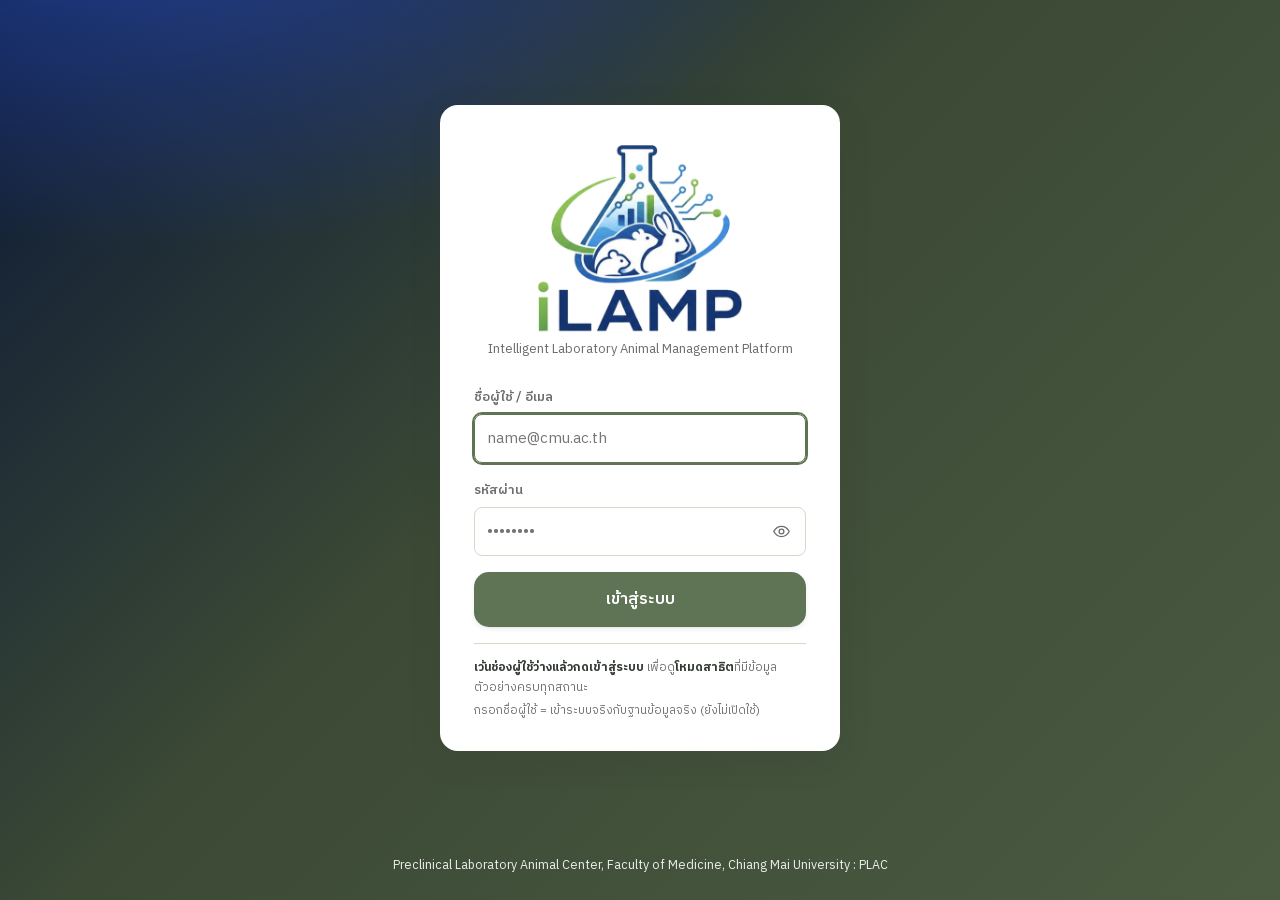
<file: index.html>
<!DOCTYPE html>
<html lang="th">
<head>
  <meta charset="UTF-8">
  <!-- viewport-fit=cover เพื่อให้เต็มจอบนเครื่องที่มีติ่ง/มุมโค้งตอนหมุนแนวนอน
       ไม่ปิด user-scalable — ผู้ใช้ต้องซูมอ่านตัวเลขเล็กได้ -->
  <meta name="viewport" content="width=device-width, initial-scale=1.0, viewport-fit=cover">
  <title>iLAMP — Intelligent Laboratory Animal Management Platform</title>

  <!-- PWA: ติดตั้งลงหน้าจอโฮมแล้วเปิดเต็มจอ ไม่มีแถบเบราว์เซอร์
       ไม่ล็อกแนวการหมุน — ผู้ใช้ถือแบบไหนก็ได้ แต่แนวนอนจะเห็นผังกรงได้มากกว่า -->
  <link rel="manifest" href="manifest.webmanifest?v=199">
  <meta name="theme-color" content="#5F7355">
  <link rel="icon" href="icons/icon-192.png" sizes="192x192" type="image/png">
  <!-- iOS ไม่อ่านไอคอนจาก manifest -->
  <link rel="apple-touch-icon" href="icons/apple-touch-icon.png">
  <meta name="apple-mobile-web-app-capable" content="yes">
  <meta name="apple-mobile-web-app-status-bar-style" content="default">
  <meta name="apple-mobile-web-app-title" content="iLAMP">
  <!-- font is embedded (base64) — no external request, works offline -->
  <link rel="stylesheet" href="css/fonts.css?v=199">
  <link rel="stylesheet" href="css/styles.css?v=199">
</head>
<body>
  <div id="root"></div>
  <script src="js/data.js?v=199"></script>
  <script src="js/app.js?v=199"></script>
  <script>
    // ลงทะเบียน service worker — ต้องเป็น https หรือ localhost เท่านั้น
    // ล้มเหลวก็ไม่เป็นไร แอปทำงานได้ตามปกติ แค่ไม่มีโหมดออฟไลน์
    if ('serviceWorker' in navigator) {
      window.addEventListener('load', () => {
        navigator.serviceWorker.register('sw.js').catch(() => {});
      });
    }
  </script>
</body>
</html>
</file>
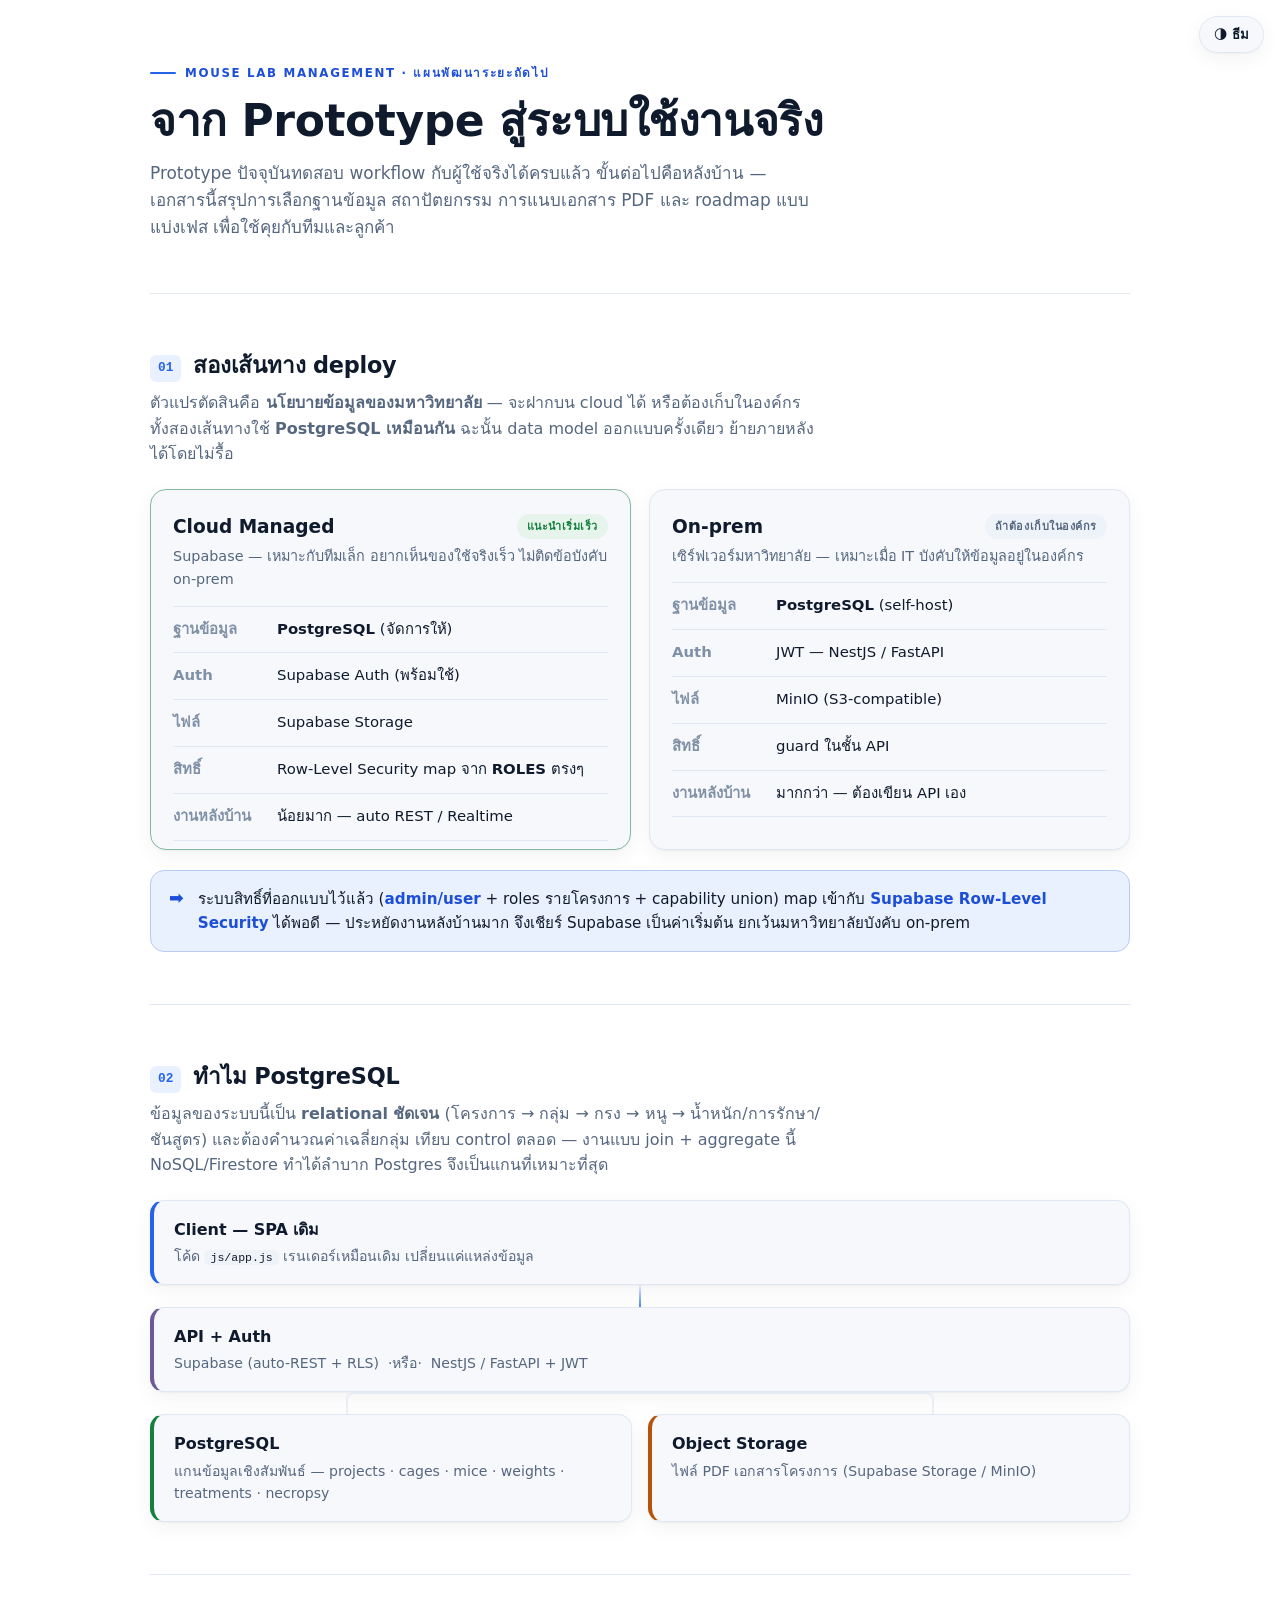
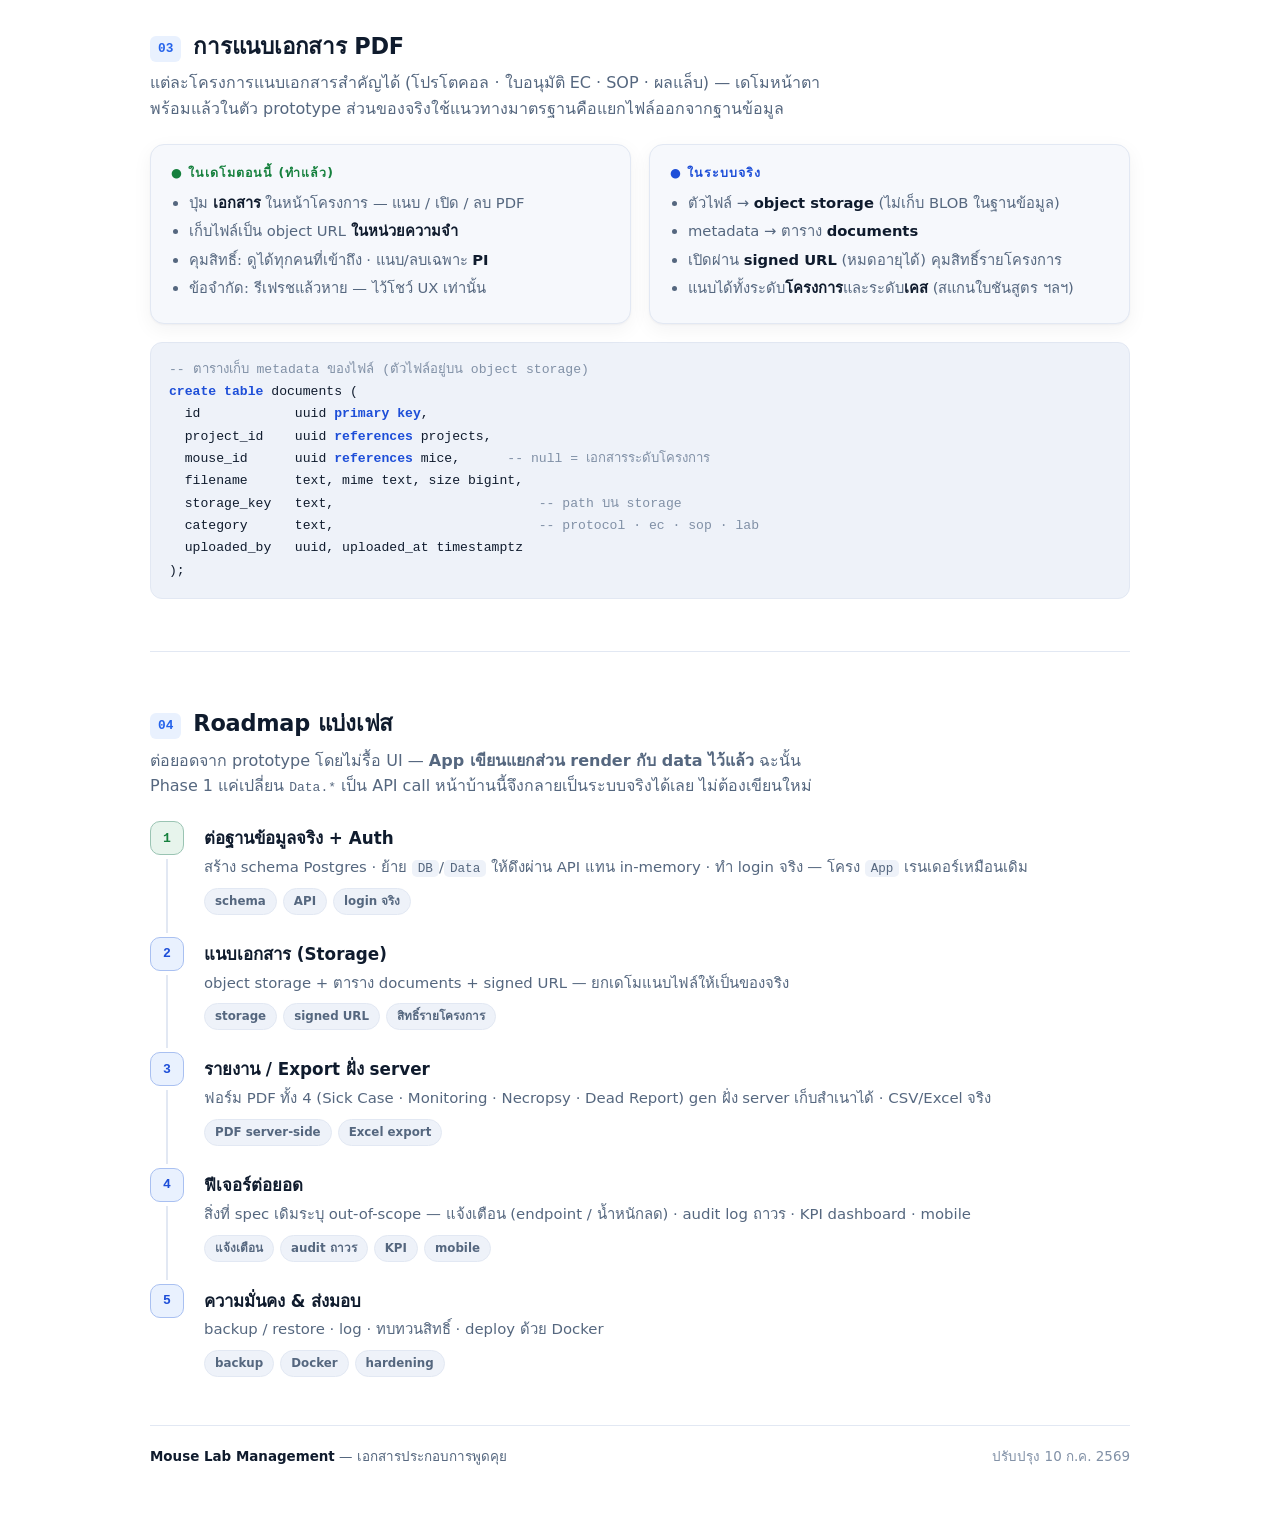
<file: backend-plan.html>
<!DOCTYPE html>
<html lang="th">
<head>
<meta charset="utf-8">
<meta name="viewport" content="width=device-width, initial-scale=1">
<title>Mouse Lab — แผนพัฒนา Backend</title>
<style>
  :root {
    --bg: #ffffff;
    --surface: #f6f8fc;
    --surface-2: #eef2f9;
    --ink: #0f1b2d;
    --muted: #55677f;
    --faint: #8090a6;
    --border: #e2e8f3;
    --accent: #2563eb;
    --accent-ink: #1d4ed8;
    --accent-soft: #e9f1fe;
    --purple: #6a5a97;
    --purple-soft: #efeaf6;
    --good: #15803d;
    --good-soft: #e7f4ec;
    --warn: #b45309;
    --warn-soft: #fbf1e3;
    --sans: 'Sarabun', 'Noto Sans Thai', 'Leelawadee UI', 'Thonburi', system-ui, -apple-system, 'Segoe UI', sans-serif;
    --mono: ui-monospace, 'SF Mono', Menlo, Consolas, monospace;
    --shadow: 0 1px 2px rgba(15,27,45,.04), 0 6px 20px rgba(15,27,45,.05);
  }
  @media (prefers-color-scheme: dark) {
    :root {
      --bg: #0c1322;
      --surface: #121b2c;
      --surface-2: #17223a;
      --ink: #e9f0fb;
      --muted: #98a8c0;
      --faint: #6c7e98;
      --border: #26324b;
      --accent: #5b8bf5;
      --accent-ink: #85aaf9;
      --accent-soft: rgba(91,139,245,.14);
      --purple: #a99bd0;
      --purple-soft: rgba(169,155,208,.15);
      --good: #4ade80;
      --good-soft: rgba(74,222,128,.14);
      --warn: #fbbf24;
      --warn-soft: rgba(251,191,36,.13);
      --shadow: 0 1px 2px rgba(0,0,0,.3), 0 8px 24px rgba(0,0,0,.35);
    }
  }
  :root[data-theme="light"] {
    --bg: #ffffff; --surface: #f6f8fc; --surface-2: #eef2f9; --ink: #0f1b2d;
    --muted: #55677f; --faint: #8090a6; --border: #e2e8f3;
    --accent: #2563eb; --accent-ink: #1d4ed8; --accent-soft: #e9f1fe;
    --purple: #6a5a97; --purple-soft: #efeaf6; --good: #15803d; --good-soft: #e7f4ec;
    --warn: #b45309; --warn-soft: #fbf1e3;
    --shadow: 0 1px 2px rgba(15,27,45,.04), 0 6px 20px rgba(15,27,45,.05);
  }
  :root[data-theme="dark"] {
    --bg: #0c1322; --surface: #121b2c; --surface-2: #17223a; --ink: #e9f0fb;
    --muted: #98a8c0; --faint: #6c7e98; --border: #26324b;
    --accent: #5b8bf5; --accent-ink: #85aaf9; --accent-soft: rgba(91,139,245,.14);
    --purple: #a99bd0; --purple-soft: rgba(169,155,208,.15); --good: #4ade80; --good-soft: rgba(74,222,128,.14);
    --warn: #fbbf24; --warn-soft: rgba(251,191,36,.13);
    --shadow: 0 1px 2px rgba(0,0,0,.3), 0 8px 24px rgba(0,0,0,.35);
  }

  * { box-sizing: border-box; }
  html { -webkit-text-size-adjust: 100%; }
  body {
    margin: 0;
    font-family: var(--sans);
    background: var(--bg);
    color: var(--ink);
    line-height: 1.6;
    -webkit-font-smoothing: antialiased;
  }
  .wrap { padding: clamp(20px, 5vw, 56px) 20px 64px; }
  .page { max-width: 980px; margin: 0 auto; }

  .eyebrow {
    font-size: .74rem; font-weight: 700; letter-spacing: .14em; text-transform: uppercase;
    color: var(--accent-ink); margin-bottom: 14px;
    display: inline-flex; align-items: center; gap: 9px;
  }
  .eyebrow::before { content: ""; width: 26px; height: 2px; background: var(--accent); border-radius: 2px; }

  h1 {
    font-size: clamp(1.85rem, 4.4vw, 2.75rem); line-height: 1.12; letter-spacing: -.01em;
    font-weight: 800; margin: 0 0 14px; text-wrap: balance;
  }
  .lead { font-size: 1.06rem; color: var(--muted); max-width: 62ch; margin: 0; }

  .rule { height: 1px; background: var(--border); border: 0; margin: clamp(34px,6vw,52px) 0; }

  section { margin-top: clamp(34px, 6vw, 54px); }
  h2 {
    font-size: 1.4rem; font-weight: 800; letter-spacing: -.01em; margin: 0 0 6px;
    display: flex; align-items: baseline; gap: 12px;
  }
  h2 .num {
    font-family: var(--mono); font-size: .8rem; font-weight: 600; color: var(--accent);
    background: var(--accent-soft); border-radius: 6px; padding: 3px 8px; letter-spacing: 0;
    position: relative; top: -2px;
  }
  .sec-sub { color: var(--muted); margin: 0 0 22px; max-width: 66ch; }

  .paths { display: grid; grid-template-columns: 1fr 1fr; gap: 18px; }
  @media (max-width: 720px) { .paths { grid-template-columns: 1fr; } }
  .card {
    background: var(--surface); border: 1px solid var(--border); border-radius: 16px;
    padding: 22px 22px 8px; box-shadow: var(--shadow); position: relative;
  }
  .card.reco { border-color: color-mix(in srgb, var(--good) 45%, var(--border)); }
  .card-top { display: flex; align-items: center; justify-content: space-between; gap: 10px; margin-bottom: 4px; }
  .card h3 { font-size: 1.16rem; margin: 0; font-weight: 800; }
  .tag {
    font-size: .68rem; font-weight: 700; letter-spacing: .05em; text-transform: uppercase;
    padding: 4px 10px; border-radius: 999px;
  }
  .tag.good { background: var(--good-soft); color: var(--good); }
  .tag.neutral { background: var(--surface-2); color: var(--muted); }
  .card .who { color: var(--muted); font-size: .9rem; margin: 0 0 14px; }
  .spec { list-style: none; margin: 0; padding: 0; border-top: 1px solid var(--border); }
  .spec li { display: flex; gap: 12px; padding: 11px 0; border-bottom: 1px solid var(--border); font-size: .93rem; }
  .spec .k { color: var(--faint); flex: 0 0 92px; font-weight: 600; }
  .spec .v { color: var(--ink); }
  .spec .v b { font-weight: 700; }

  .callout {
    margin-top: 20px; display: flex; gap: 14px; align-items: flex-start;
    background: var(--accent-soft); border: 1px solid color-mix(in srgb, var(--accent) 22%, var(--border));
    border-radius: 14px; padding: 16px 18px;
  }
  .callout .mark { color: var(--accent-ink); font-weight: 800; font-size: 1.1rem; line-height: 1.3; flex: none; }
  .callout p { margin: 0; font-size: .95rem; }
  .callout b { color: var(--accent-ink); }

  .stack { display: flex; flex-direction: column; align-items: stretch; gap: 0; margin-top: 4px; }
  .layer {
    background: var(--surface); border: 1px solid var(--border); border-radius: 14px;
    padding: 16px 20px; box-shadow: var(--shadow);
  }
  .layer .lt { font-weight: 800; font-size: 1rem; margin: 0 0 3px; }
  .layer .ld { color: var(--muted); font-size: .88rem; margin: 0; }
  .layer .ld code { font-family: var(--mono); font-size: .82em; background: var(--surface-2); padding: 1px 6px; border-radius: 5px; color: var(--ink); }
  .connector { align-self: center; width: 2px; height: 22px; background: linear-gradient(var(--border), var(--accent)); opacity: .8; }
  .layer.client { border-left: 4px solid var(--accent); }
  .layer.api { border-left: 4px solid var(--purple); }
  .split { display: grid; grid-template-columns: 1fr 1fr; gap: 16px; }
  @media (max-width: 620px) { .split { grid-template-columns: 1fr; } }
  .layer.db { border-left: 4px solid var(--good); }
  .layer.store { border-left: 4px solid var(--warn); }
  .fanout { align-self: center; width: 60%; height: 22px; border: 2px solid var(--border); border-bottom: 0; border-radius: 8px 8px 0 0; opacity: .7; }

  .schema {
    font-family: var(--mono); font-size: .82rem; line-height: 1.7; color: var(--ink);
    background: var(--surface-2); border: 1px solid var(--border); border-radius: 12px;
    padding: 16px 18px; overflow-x: auto; margin-top: 18px; white-space: pre;
  }
  .schema .kw { color: var(--accent-ink); font-weight: 600; }
  .schema .cm { color: var(--faint); }

  .twocol { display: grid; grid-template-columns: 1fr 1fr; gap: 18px; }
  @media (max-width: 680px) { .twocol { grid-template-columns: 1fr; } }
  .mini { background: var(--surface); border: 1px solid var(--border); border-radius: 14px; padding: 18px 20px; box-shadow: var(--shadow); }
  .mini h4 { margin: 0 0 8px; font-size: .78rem; text-transform: uppercase; letter-spacing: .08em; }
  .mini.now h4 { color: var(--good); }
  .mini.real h4 { color: var(--accent-ink); }
  .mini ul { margin: 0; padding-left: 18px; color: var(--muted); font-size: .92rem; }
  .mini ul li { margin: 5px 0; }
  .mini ul li b { color: var(--ink); font-weight: 700; }

  .road { display: flex; flex-direction: column; gap: 0; margin-top: 6px; }
  .phase { display: grid; grid-template-columns: auto 1fr; gap: 20px; }
  .rail { display: flex; flex-direction: column; align-items: center; }
  .dot {
    width: 34px; height: 34px; border-radius: 10px; flex: none;
    display: grid; place-items: center; font-family: var(--mono); font-weight: 700; font-size: .82rem;
    background: var(--accent-soft); color: var(--accent-ink); border: 1px solid color-mix(in srgb, var(--accent) 30%, var(--border));
  }
  .line { width: 2px; flex: 1; background: var(--border); margin: 4px 0; min-height: 14px; }
  .phase:last-child .line { display: none; }
  .pbody { padding-bottom: 22px; }
  .phase:last-child .pbody { padding-bottom: 0; }
  .pbody h4 { margin: 4px 0 4px; font-size: 1.05rem; font-weight: 800; }
  .pbody p { margin: 0; color: var(--muted); font-size: .93rem; }
  .pbody code { font-family: var(--mono); font-size: .85em; background: var(--surface-2); padding: 1px 6px; border-radius: 5px; }
  .pbody .deliver { margin-top: 8px; display: flex; flex-wrap: wrap; gap: 6px; }
  .chip {
    font-size: .74rem; font-weight: 600; padding: 3px 10px; border-radius: 999px;
    background: var(--surface-2); color: var(--muted); border: 1px solid var(--border);
  }
  .phase.p1 .dot { background: var(--good-soft); color: var(--good); border-color: color-mix(in srgb, var(--good) 35%, var(--border)); }

  footer { margin-top: 48px; padding-top: 20px; border-top: 1px solid var(--border); color: var(--faint); font-size: .84rem; display: flex; justify-content: space-between; flex-wrap: wrap; gap: 8px; }
  .kicker { color: var(--muted); }
  .kicker b { color: var(--ink); }

  /* theme toggle */
  .theme-btn {
    position: fixed; top: 16px; right: 16px; z-index: 20;
    font-family: var(--sans); font-size: .82rem; font-weight: 600;
    background: var(--surface); color: var(--ink); border: 1px solid var(--border);
    border-radius: 999px; padding: 7px 14px; cursor: pointer; box-shadow: var(--shadow);
  }
  .theme-btn:hover { border-color: var(--accent); }
  .theme-btn:focus-visible { outline: 2px solid var(--accent); outline-offset: 2px; }
</style>
</head>
<body>
  <button class="theme-btn" id="themeBtn" type="button" aria-label="สลับธีม">🌗 ธีม</button>
  <div class="wrap">
  <div class="page">

    <header>
      <span class="eyebrow">Mouse Lab Management · แผนพัฒนาระยะถัดไป</span>
      <h1>จาก Prototype สู่ระบบใช้งานจริง</h1>
      <p class="lead">Prototype ปัจจุบันทดสอบ workflow กับผู้ใช้จริงได้ครบแล้ว ขั้นต่อไปคือหลังบ้าน — เอกสารนี้สรุปการเลือกฐานข้อมูล สถาปัตยกรรม การแนบเอกสาร PDF และ roadmap แบบแบ่งเฟส เพื่อใช้คุยกับทีมและลูกค้า</p>
    </header>

    <hr class="rule">

    <section>
      <h2><span class="num">01</span> สองเส้นทาง deploy</h2>
      <p class="sec-sub">ตัวแปรตัดสินคือ<b> นโยบายข้อมูลของมหาวิทยาลัย</b> — จะฝากบน cloud ได้ หรือต้องเก็บในองค์กร ทั้งสองเส้นทางใช้ <b>PostgreSQL เหมือนกัน</b> ฉะนั้น data model ออกแบบครั้งเดียว ย้ายภายหลังได้โดยไม่รื้อ</p>

      <div class="paths">
        <div class="card reco">
          <div class="card-top">
            <h3>Cloud Managed</h3>
            <span class="tag good">แนะนำเริ่มเร็ว</span>
          </div>
          <p class="who">Supabase — เหมาะกับทีมเล็ก อยากเห็นของใช้จริงเร็ว ไม่ติดข้อบังคับ on-prem</p>
          <ul class="spec">
            <li><span class="k">ฐานข้อมูล</span><span class="v"><b>PostgreSQL</b> (จัดการให้)</span></li>
            <li><span class="k">Auth</span><span class="v">Supabase Auth (พร้อมใช้)</span></li>
            <li><span class="k">ไฟล์</span><span class="v">Supabase Storage</span></li>
            <li><span class="k">สิทธิ์</span><span class="v">Row-Level Security map จาก <b>ROLES</b> ตรงๆ</span></li>
            <li><span class="k">งานหลังบ้าน</span><span class="v">น้อยมาก — auto REST / Realtime</span></li>
          </ul>
        </div>

        <div class="card">
          <div class="card-top">
            <h3>On-prem</h3>
            <span class="tag neutral">ถ้าต้องเก็บในองค์กร</span>
          </div>
          <p class="who">เซิร์ฟเวอร์มหาวิทยาลัย — เหมาะเมื่อ IT บังคับให้ข้อมูลอยู่ในองค์กร</p>
          <ul class="spec">
            <li><span class="k">ฐานข้อมูล</span><span class="v"><b>PostgreSQL</b> (self-host)</span></li>
            <li><span class="k">Auth</span><span class="v">JWT — NestJS / FastAPI</span></li>
            <li><span class="k">ไฟล์</span><span class="v">MinIO (S3-compatible)</span></li>
            <li><span class="k">สิทธิ์</span><span class="v">guard ในชั้น API</span></li>
            <li><span class="k">งานหลังบ้าน</span><span class="v">มากกว่า — ต้องเขียน API เอง</span></li>
          </ul>
        </div>
      </div>

      <div class="callout">
        <span class="mark">&#10145;</span>
        <p>ระบบสิทธิ์ที่ออกแบบไว้แล้ว (<b>admin/user</b> + roles รายโครงการ + capability union) map เข้ากับ <b>Supabase Row-Level Security</b> ได้พอดี — ประหยัดงานหลังบ้านมาก จึงเชียร์ Supabase เป็นค่าเริ่มต้น ยกเว้นมหาวิทยาลัยบังคับ on-prem</p>
      </div>
    </section>

    <hr class="rule">

    <section>
      <h2><span class="num">02</span> ทำไม PostgreSQL</h2>
      <p class="sec-sub">ข้อมูลของระบบนี้เป็น <b>relational ชัดเจน</b> (โครงการ → กลุ่ม → กรง → หนู → น้ำหนัก/การรักษา/ชันสูตร) และต้องคำนวณค่าเฉลี่ยกลุ่ม เทียบ control ตลอด — งานแบบ join + aggregate นี้ NoSQL/Firestore ทำได้ลำบาก Postgres จึงเป็นแกนที่เหมาะที่สุด</p>

      <div class="stack">
        <div class="layer client">
          <p class="lt">Client — SPA เดิม</p>
          <p class="ld">โค้ด <code>js/app.js</code> เรนเดอร์เหมือนเดิม เปลี่ยนแค่แหล่งข้อมูล</p>
        </div>
        <div class="connector"></div>
        <div class="layer api">
          <p class="lt">API + Auth</p>
          <p class="ld">Supabase (auto-REST + RLS) &nbsp;·หรือ·&nbsp; NestJS / FastAPI + JWT</p>
        </div>
        <div class="fanout"></div>
        <div class="split">
          <div class="layer db">
            <p class="lt">PostgreSQL</p>
            <p class="ld">แกนข้อมูลเชิงสัมพันธ์ — projects · cages · mice · weights · treatments · necropsy</p>
          </div>
          <div class="layer store">
            <p class="lt">Object Storage</p>
            <p class="ld">ไฟล์ PDF เอกสารโครงการ (Supabase Storage / MinIO)</p>
          </div>
        </div>
      </div>
    </section>

    <hr class="rule">

    <section>
      <h2><span class="num">03</span> การแนบเอกสาร PDF</h2>
      <p class="sec-sub">แต่ละโครงการแนบเอกสารสำคัญได้ (โปรโตคอล · ใบอนุมัติ EC · SOP · ผลแล็บ) — เดโมหน้าตาพร้อมแล้วในตัว prototype ส่วนของจริงใช้แนวทางมาตรฐานคือแยกไฟล์ออกจากฐานข้อมูล</p>

      <div class="twocol">
        <div class="mini now">
          <h4>&#9679; ในเดโมตอนนี้ (ทำแล้ว)</h4>
          <ul>
            <li>ปุ่ม <b>เอกสาร</b> ในหน้าโครงการ — แนบ / เปิด / ลบ PDF</li>
            <li>เก็บไฟล์เป็น object URL <b>ในหน่วยความจำ</b></li>
            <li>คุมสิทธิ์: ดูได้ทุกคนที่เข้าถึง · แนบ/ลบเฉพาะ <b>PI</b></li>
            <li>ข้อจำกัด: รีเฟรชแล้วหาย — ไว้โชว์ UX เท่านั้น</li>
          </ul>
        </div>
        <div class="mini real">
          <h4>&#9679; ในระบบจริง</h4>
          <ul>
            <li>ตัวไฟล์ → <b>object storage</b> (ไม่เก็บ BLOB ในฐานข้อมูล)</li>
            <li>metadata → ตาราง <b>documents</b></li>
            <li>เปิดผ่าน <b>signed URL</b> (หมดอายุได้) คุมสิทธิ์รายโครงการ</li>
            <li>แนบได้ทั้งระดับ<b>โครงการ</b>และระดับ<b>เคส</b> (สแกนใบชันสูตร ฯลฯ)</li>
          </ul>
        </div>
      </div>

      <div class="schema"><span class="cm">-- ตารางเก็บ metadata ของไฟล์ (ตัวไฟล์อยู่บน object storage)</span>
<span class="kw">create table</span> documents (
  id            uuid <span class="kw">primary key</span>,
  project_id    uuid <span class="kw">references</span> projects,
  mouse_id      uuid <span class="kw">references</span> mice,      <span class="cm">-- null = เอกสารระดับโครงการ</span>
  filename      text, mime text, size bigint,
  storage_key   text,                          <span class="cm">-- path บน storage</span>
  category      text,                          <span class="cm">-- protocol · ec · sop · lab</span>
  uploaded_by   uuid, uploaded_at timestamptz
);</div>
    </section>

    <hr class="rule">

    <section>
      <h2><span class="num">04</span> Roadmap แบ่งเฟส</h2>
      <p class="sec-sub">ต่อยอดจาก prototype โดยไม่รื้อ UI — <b>App เขียนแยกส่วน render กับ data ไว้แล้ว</b> ฉะนั้น Phase 1 แค่เปลี่ยน <code>Data.*</code> เป็น API call หน้าบ้านนี้จึงกลายเป็นระบบจริงได้เลย ไม่ต้องเขียนใหม่</p>

      <div class="road">
        <div class="phase p1">
          <div class="rail"><div class="dot">1</div><div class="line"></div></div>
          <div class="pbody">
            <h4>ต่อฐานข้อมูลจริง + Auth</h4>
            <p>สร้าง schema Postgres · ย้าย <code>DB</code>/<code>Data</code> ให้ดึงผ่าน API แทน in-memory · ทำ login จริง — โครง <code>App</code> เรนเดอร์เหมือนเดิม</p>
            <div class="deliver"><span class="chip">schema</span><span class="chip">API</span><span class="chip">login จริง</span></div>
          </div>
        </div>
        <div class="phase">
          <div class="rail"><div class="dot">2</div><div class="line"></div></div>
          <div class="pbody">
            <h4>แนบเอกสาร (Storage)</h4>
            <p>object storage + ตาราง documents + signed URL — ยกเดโมแนบไฟล์ให้เป็นของจริง</p>
            <div class="deliver"><span class="chip">storage</span><span class="chip">signed URL</span><span class="chip">สิทธิ์รายโครงการ</span></div>
          </div>
        </div>
        <div class="phase">
          <div class="rail"><div class="dot">3</div><div class="line"></div></div>
          <div class="pbody">
            <h4>รายงาน / Export ฝั่ง server</h4>
            <p>ฟอร์ม PDF ทั้ง 4 (Sick Case · Monitoring · Necropsy · Dead Report) gen ฝั่ง server เก็บสำเนาได้ · CSV/Excel จริง</p>
            <div class="deliver"><span class="chip">PDF server-side</span><span class="chip">Excel export</span></div>
          </div>
        </div>
        <div class="phase">
          <div class="rail"><div class="dot">4</div><div class="line"></div></div>
          <div class="pbody">
            <h4>ฟีเจอร์ต่อยอด</h4>
            <p>สิ่งที่ spec เดิมระบุ out-of-scope — แจ้งเตือน (endpoint / น้ำหนักลด) · audit log ถาวร · KPI dashboard · mobile</p>
            <div class="deliver"><span class="chip">แจ้งเตือน</span><span class="chip">audit ถาวร</span><span class="chip">KPI</span><span class="chip">mobile</span></div>
          </div>
        </div>
        <div class="phase">
          <div class="rail"><div class="dot">5</div><div class="line"></div></div>
          <div class="pbody">
            <h4>ความมั่นคง &amp; ส่งมอบ</h4>
            <p>backup / restore · log · ทบทวนสิทธิ์ · deploy ด้วย Docker</p>
            <div class="deliver"><span class="chip">backup</span><span class="chip">Docker</span><span class="chip">hardening</span></div>
          </div>
        </div>
      </div>
    </section>

    <footer>
      <span class="kicker"><b>Mouse Lab Management</b> — เอกสารประกอบการพูดคุย</span>
      <span>ปรับปรุง 10 ก.ค. 2569</span>
    </footer>

  </div>
  </div>

  <script>
    (function () {
      var root = document.documentElement;
      var btn = document.getElementById('themeBtn');
      try {
        var saved = localStorage.getItem('mlab-plan-theme');
        if (saved) root.setAttribute('data-theme', saved);
      } catch (e) {}
      function current() {
        var attr = root.getAttribute('data-theme');
        if (attr) return attr;
        return window.matchMedia('(prefers-color-scheme: dark)').matches ? 'dark' : 'light';
      }
      btn.addEventListener('click', function () {
        var next = current() === 'dark' ? 'light' : 'dark';
        root.setAttribute('data-theme', next);
        try { localStorage.setItem('mlab-plan-theme', next); } catch (e) {}
      });
    })();
  </script>
</body>
</html>
</file>
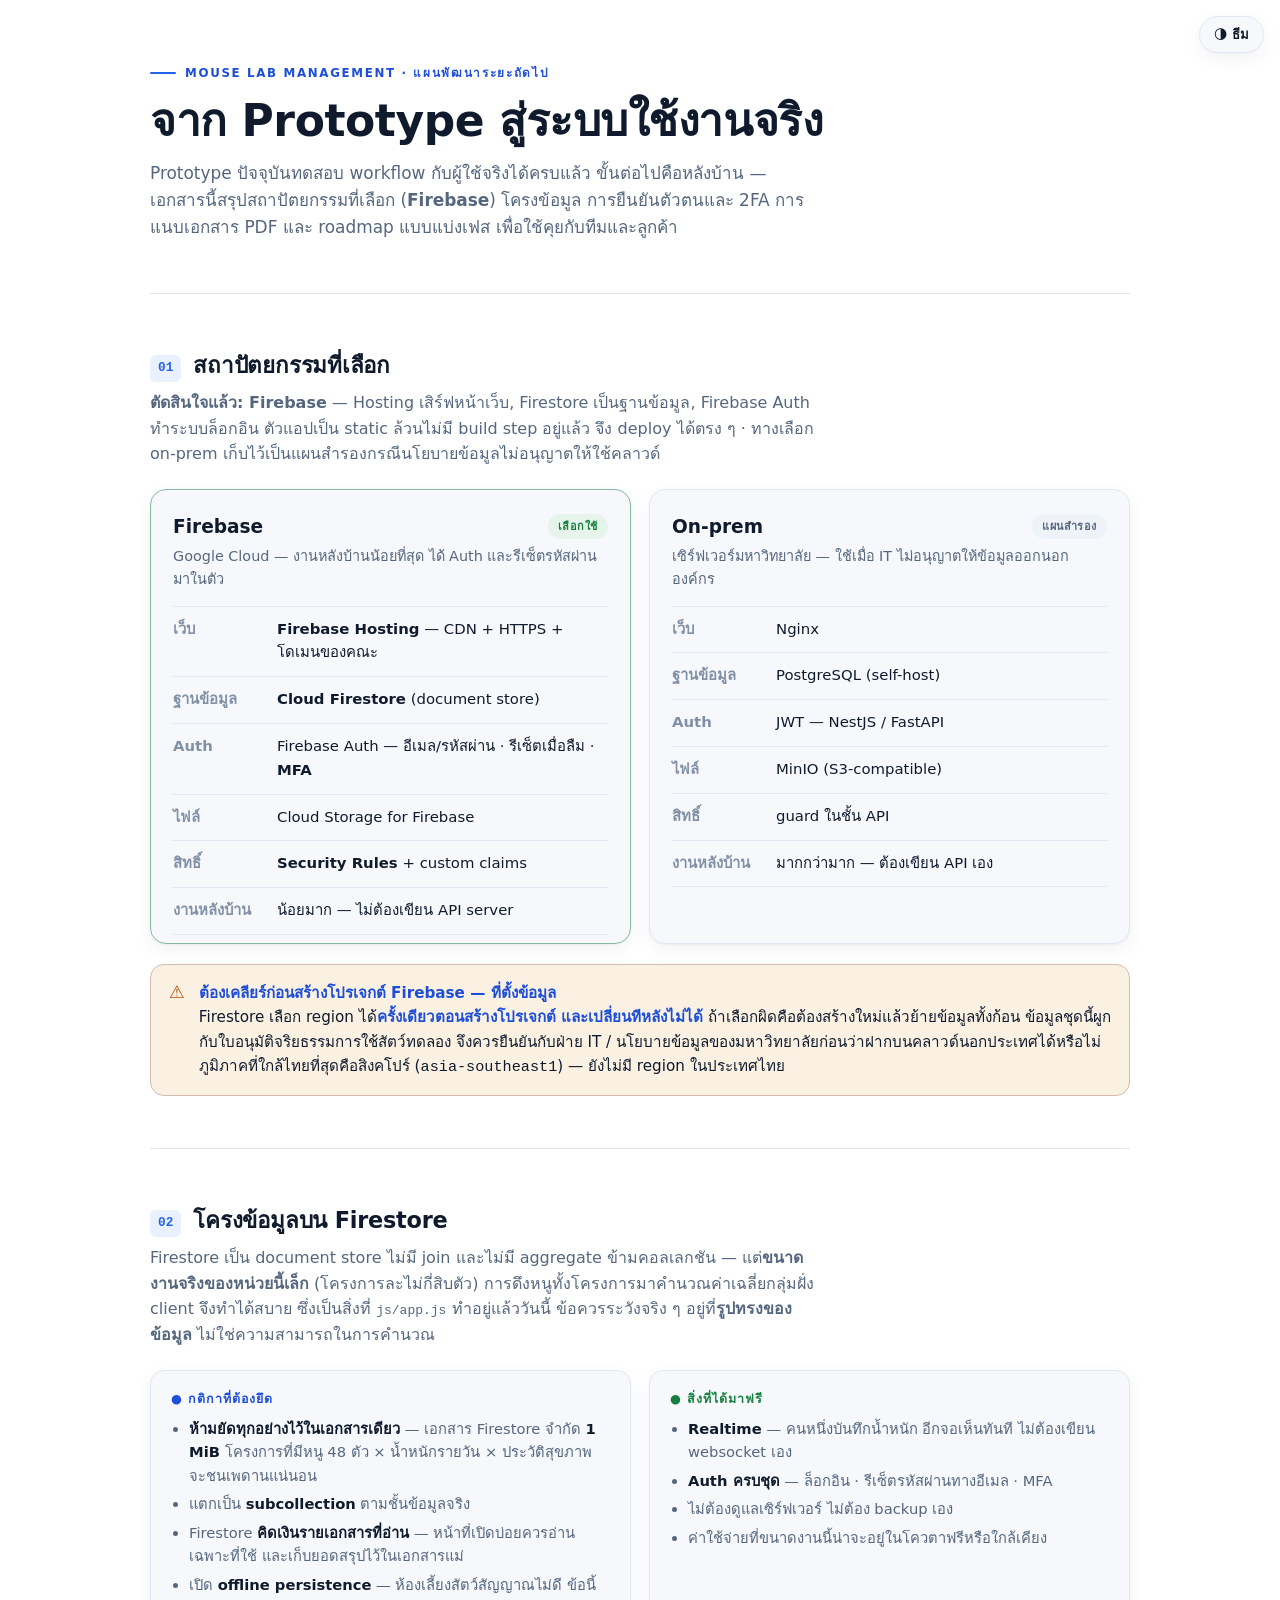
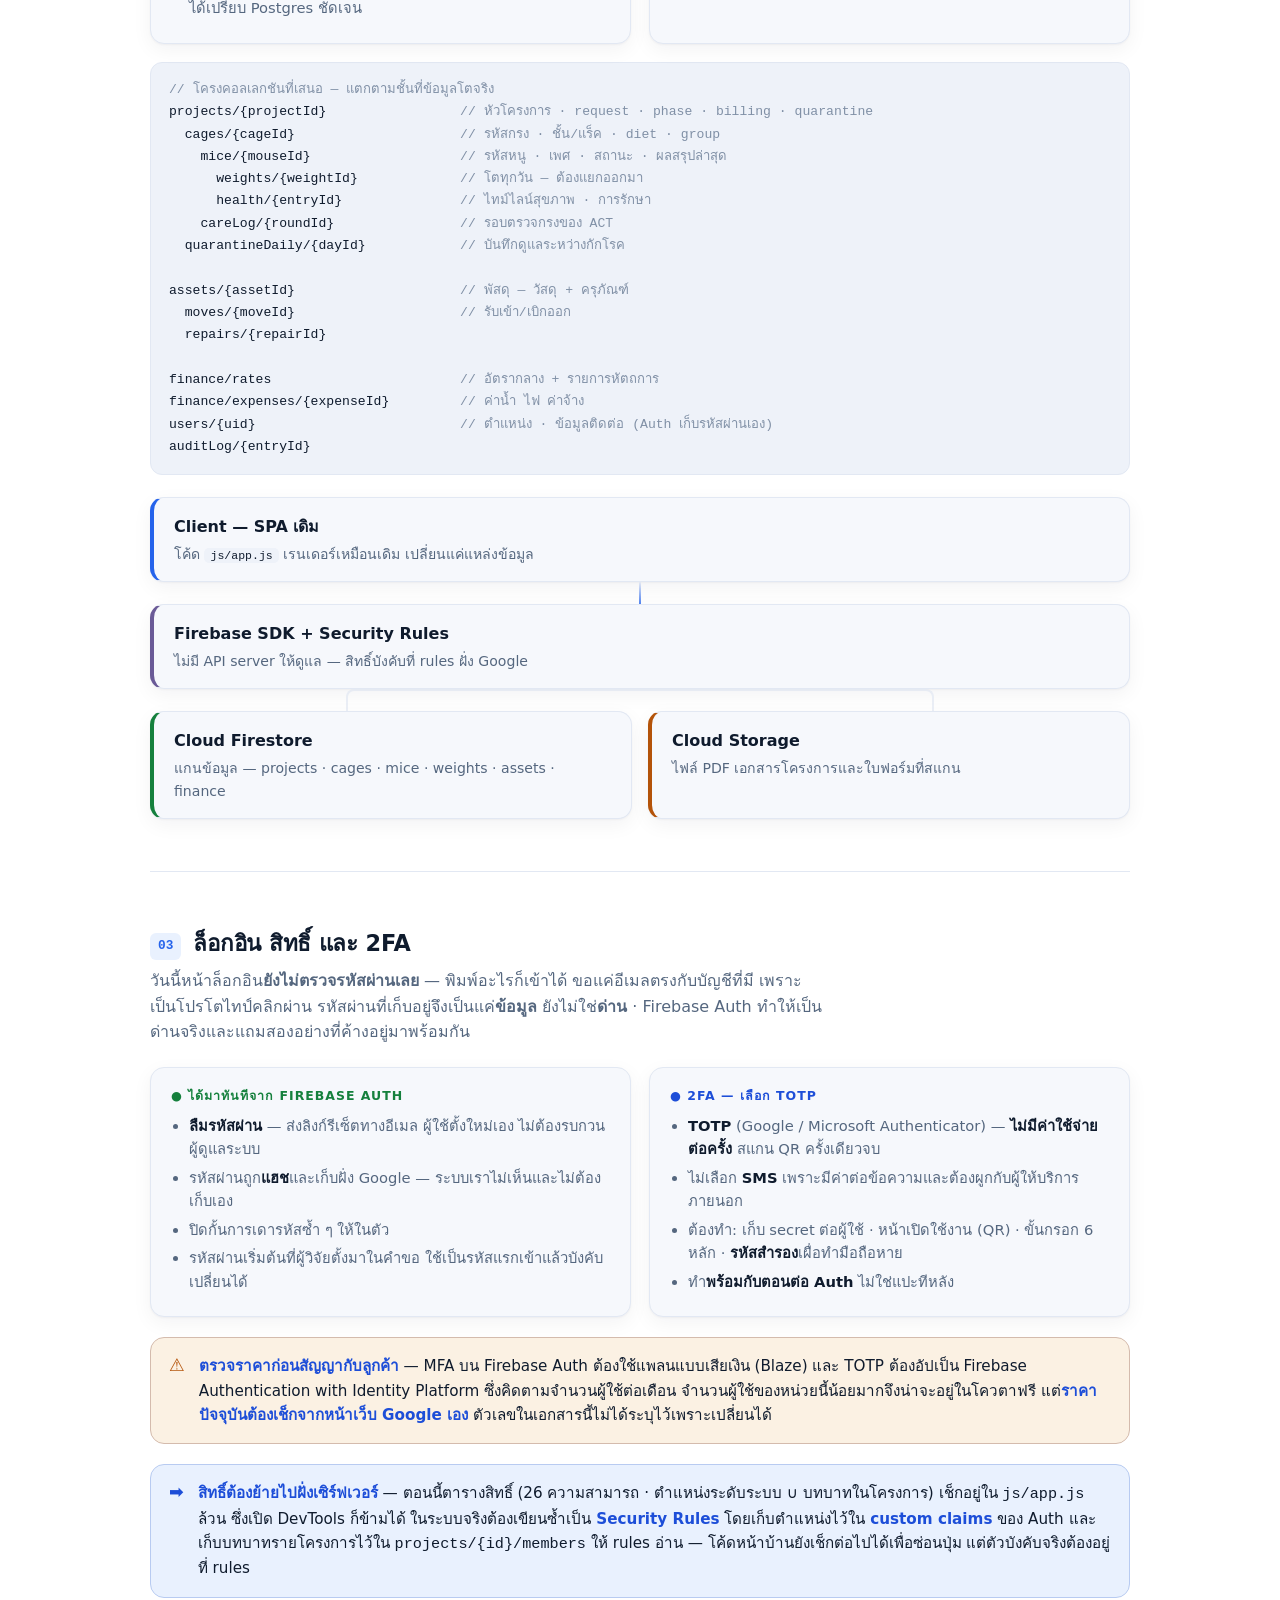
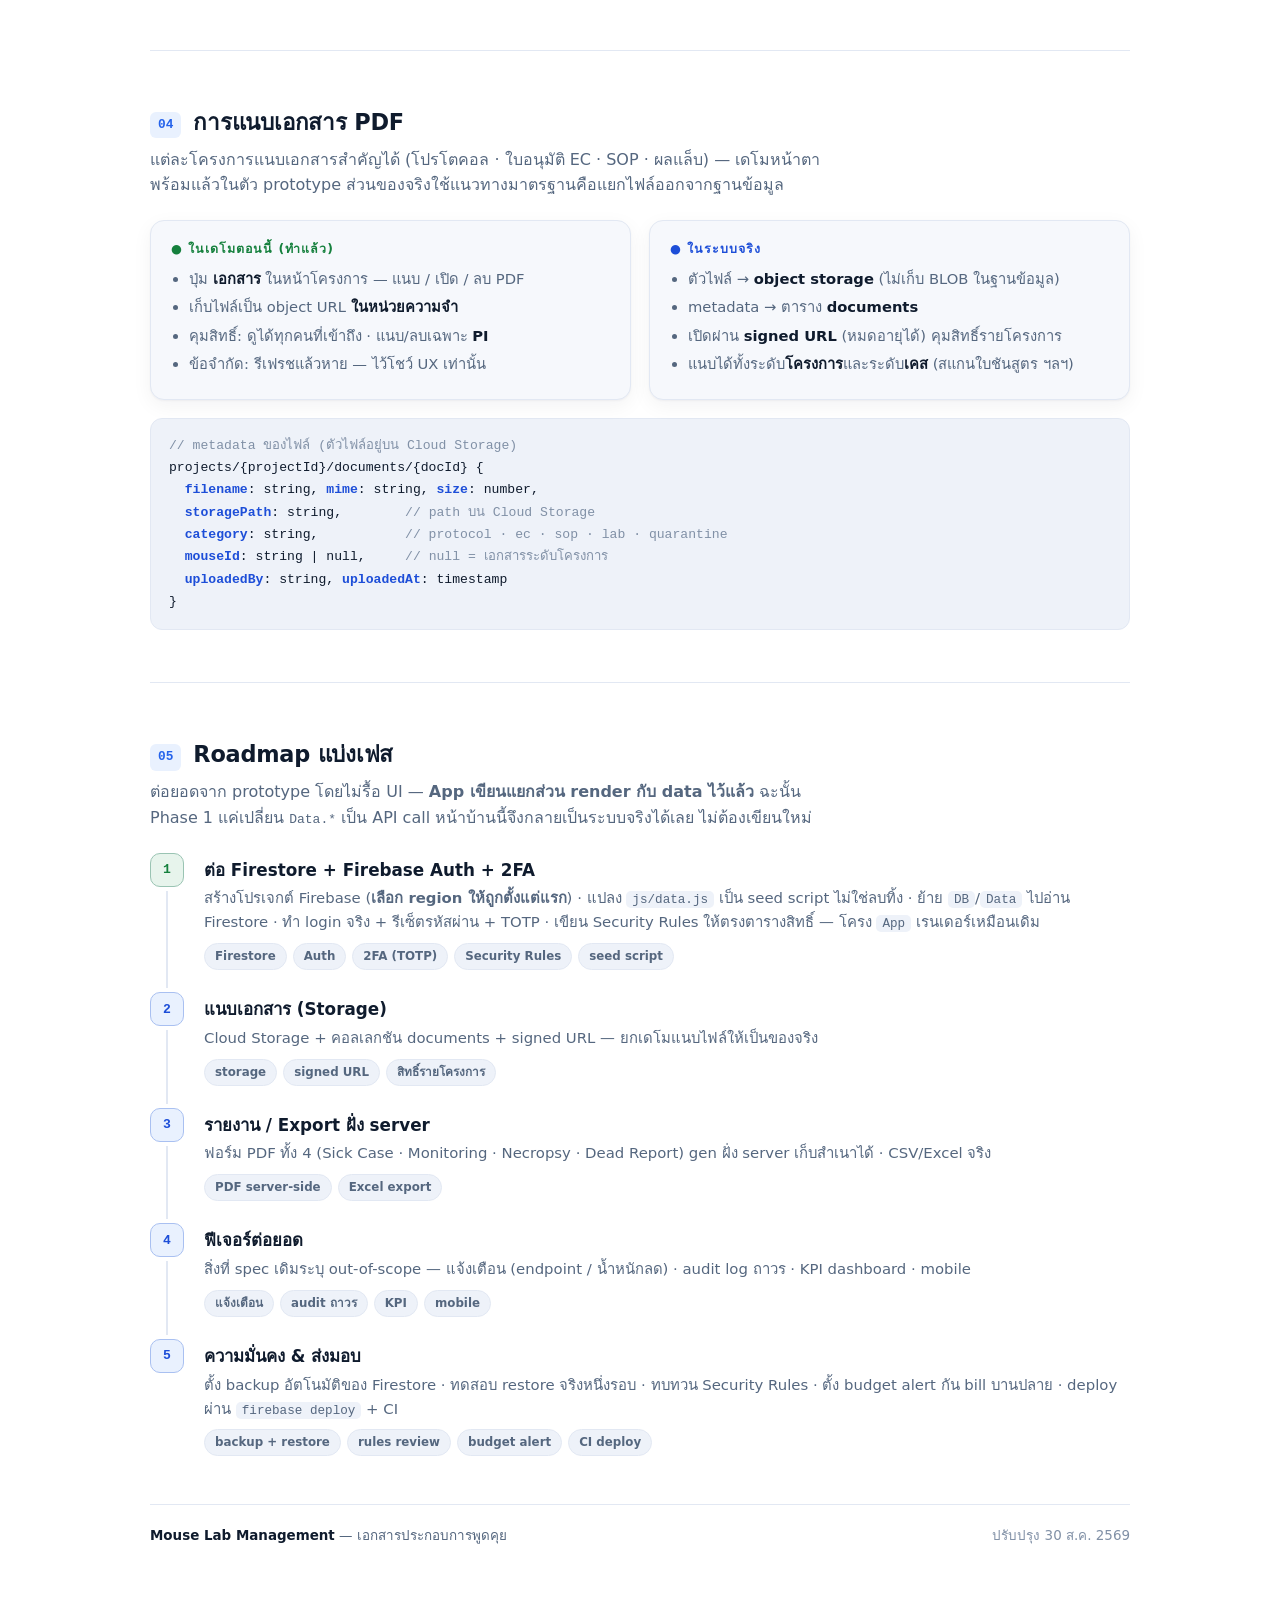
<file: เอกสารส่งมอบ/backend-plan.html>
<!DOCTYPE html>
<html lang="th">
<head>
<meta charset="utf-8">
<meta name="viewport" content="width=device-width, initial-scale=1">
<title>Mouse Lab — แผนพัฒนา Backend</title>
<style>
  :root {
    --bg: #ffffff;
    --surface: #f6f8fc;
    --surface-2: #eef2f9;
    --ink: #0f1b2d;
    --muted: #55677f;
    --faint: #8090a6;
    --border: #e2e8f3;
    --accent: #2563eb;
    --accent-ink: #1d4ed8;
    --accent-soft: #e9f1fe;
    --purple: #6a5a97;
    --purple-soft: #efeaf6;
    --good: #15803d;
    --good-soft: #e7f4ec;
    --warn: #b45309;
    --warn-soft: #fbf1e3;
    --sans: 'Sarabun', 'Noto Sans Thai', 'Leelawadee UI', 'Thonburi', system-ui, -apple-system, 'Segoe UI', sans-serif;
    --mono: ui-monospace, 'SF Mono', Menlo, Consolas, monospace;
    --shadow: 0 1px 2px rgba(15,27,45,.04), 0 6px 20px rgba(15,27,45,.05);
  }
  @media (prefers-color-scheme: dark) {
    :root {
      --bg: #0c1322;
      --surface: #121b2c;
      --surface-2: #17223a;
      --ink: #e9f0fb;
      --muted: #98a8c0;
      --faint: #6c7e98;
      --border: #26324b;
      --accent: #5b8bf5;
      --accent-ink: #85aaf9;
      --accent-soft: rgba(91,139,245,.14);
      --purple: #a99bd0;
      --purple-soft: rgba(169,155,208,.15);
      --good: #4ade80;
      --good-soft: rgba(74,222,128,.14);
      --warn: #fbbf24;
      --warn-soft: rgba(251,191,36,.13);
      --shadow: 0 1px 2px rgba(0,0,0,.3), 0 8px 24px rgba(0,0,0,.35);
    }
  }
  :root[data-theme="light"] {
    --bg: #ffffff; --surface: #f6f8fc; --surface-2: #eef2f9; --ink: #0f1b2d;
    --muted: #55677f; --faint: #8090a6; --border: #e2e8f3;
    --accent: #2563eb; --accent-ink: #1d4ed8; --accent-soft: #e9f1fe;
    --purple: #6a5a97; --purple-soft: #efeaf6; --good: #15803d; --good-soft: #e7f4ec;
    --warn: #b45309; --warn-soft: #fbf1e3;
    --shadow: 0 1px 2px rgba(15,27,45,.04), 0 6px 20px rgba(15,27,45,.05);
  }
  :root[data-theme="dark"] {
    --bg: #0c1322; --surface: #121b2c; --surface-2: #17223a; --ink: #e9f0fb;
    --muted: #98a8c0; --faint: #6c7e98; --border: #26324b;
    --accent: #5b8bf5; --accent-ink: #85aaf9; --accent-soft: rgba(91,139,245,.14);
    --purple: #a99bd0; --purple-soft: rgba(169,155,208,.15); --good: #4ade80; --good-soft: rgba(74,222,128,.14);
    --warn: #fbbf24; --warn-soft: rgba(251,191,36,.13);
    --shadow: 0 1px 2px rgba(0,0,0,.3), 0 8px 24px rgba(0,0,0,.35);
  }

  * { box-sizing: border-box; }
  html { -webkit-text-size-adjust: 100%; }
  body {
    margin: 0;
    font-family: var(--sans);
    background: var(--bg);
    color: var(--ink);
    line-height: 1.6;
    -webkit-font-smoothing: antialiased;
  }
  .wrap { padding: clamp(20px, 5vw, 56px) 20px 64px; }
  .page { max-width: 980px; margin: 0 auto; }

  .eyebrow {
    font-size: .74rem; font-weight: 700; letter-spacing: .14em; text-transform: uppercase;
    color: var(--accent-ink); margin-bottom: 14px;
    display: inline-flex; align-items: center; gap: 9px;
  }
  .eyebrow::before { content: ""; width: 26px; height: 2px; background: var(--accent); border-radius: 2px; }

  h1 {
    font-size: clamp(1.85rem, 4.4vw, 2.75rem); line-height: 1.12; letter-spacing: -.01em;
    font-weight: 800; margin: 0 0 14px; text-wrap: balance;
  }
  .lead { font-size: 1.06rem; color: var(--muted); max-width: 62ch; margin: 0; }

  .rule { height: 1px; background: var(--border); border: 0; margin: clamp(34px,6vw,52px) 0; }

  section { margin-top: clamp(34px, 6vw, 54px); }
  h2 {
    font-size: 1.4rem; font-weight: 800; letter-spacing: -.01em; margin: 0 0 6px;
    display: flex; align-items: baseline; gap: 12px;
  }
  h2 .num {
    font-family: var(--mono); font-size: .8rem; font-weight: 600; color: var(--accent);
    background: var(--accent-soft); border-radius: 6px; padding: 3px 8px; letter-spacing: 0;
    position: relative; top: -2px;
  }
  .sec-sub { color: var(--muted); margin: 0 0 22px; max-width: 66ch; }

  .paths { display: grid; grid-template-columns: 1fr 1fr; gap: 18px; }
  @media (max-width: 720px) { .paths { grid-template-columns: 1fr; } }
  .card {
    background: var(--surface); border: 1px solid var(--border); border-radius: 16px;
    padding: 22px 22px 8px; box-shadow: var(--shadow); position: relative;
  }
  .card.reco { border-color: color-mix(in srgb, var(--good) 45%, var(--border)); }
  .card-top { display: flex; align-items: center; justify-content: space-between; gap: 10px; margin-bottom: 4px; }
  .card h3 { font-size: 1.16rem; margin: 0; font-weight: 800; }
  .tag {
    font-size: .68rem; font-weight: 700; letter-spacing: .05em; text-transform: uppercase;
    padding: 4px 10px; border-radius: 999px;
  }
  .tag.good { background: var(--good-soft); color: var(--good); }
  .tag.neutral { background: var(--surface-2); color: var(--muted); }
  .card .who { color: var(--muted); font-size: .9rem; margin: 0 0 14px; }
  .spec { list-style: none; margin: 0; padding: 0; border-top: 1px solid var(--border); }
  .spec li { display: flex; gap: 12px; padding: 11px 0; border-bottom: 1px solid var(--border); font-size: .93rem; }
  .spec .k { color: var(--faint); flex: 0 0 92px; font-weight: 600; }
  .spec .v { color: var(--ink); }
  .spec .v b { font-weight: 700; }

  .callout {
    margin-top: 20px; display: flex; gap: 14px; align-items: flex-start;
    background: var(--accent-soft); border: 1px solid color-mix(in srgb, var(--accent) 22%, var(--border));
    border-radius: 14px; padding: 16px 18px;
  }
  .callout .mark { color: var(--accent-ink); font-weight: 800; font-size: 1.1rem; line-height: 1.3; flex: none; }
  .callout p { margin: 0; font-size: .95rem; }
  .callout b { color: var(--accent-ink); }

  .stack { display: flex; flex-direction: column; align-items: stretch; gap: 0; margin-top: 4px; }
  .layer {
    background: var(--surface); border: 1px solid var(--border); border-radius: 14px;
    padding: 16px 20px; box-shadow: var(--shadow);
  }
  .layer .lt { font-weight: 800; font-size: 1rem; margin: 0 0 3px; }
  .layer .ld { color: var(--muted); font-size: .88rem; margin: 0; }
  .layer .ld code { font-family: var(--mono); font-size: .82em; background: var(--surface-2); padding: 1px 6px; border-radius: 5px; color: var(--ink); }
  .connector { align-self: center; width: 2px; height: 22px; background: linear-gradient(var(--border), var(--accent)); opacity: .8; }
  .layer.client { border-left: 4px solid var(--accent); }
  .layer.api { border-left: 4px solid var(--purple); }
  .split { display: grid; grid-template-columns: 1fr 1fr; gap: 16px; }
  @media (max-width: 620px) { .split { grid-template-columns: 1fr; } }
  .layer.db { border-left: 4px solid var(--good); }
  .layer.store { border-left: 4px solid var(--warn); }
  .fanout { align-self: center; width: 60%; height: 22px; border: 2px solid var(--border); border-bottom: 0; border-radius: 8px 8px 0 0; opacity: .7; }

  .schema {
    font-family: var(--mono); font-size: .82rem; line-height: 1.7; color: var(--ink);
    background: var(--surface-2); border: 1px solid var(--border); border-radius: 12px;
    padding: 16px 18px; overflow-x: auto; margin-top: 18px; white-space: pre;
  }
  .schema .kw { color: var(--accent-ink); font-weight: 600; }
  .schema .cm { color: var(--faint); }

  .twocol { display: grid; grid-template-columns: 1fr 1fr; gap: 18px; }
  @media (max-width: 680px) { .twocol { grid-template-columns: 1fr; } }
  .mini { background: var(--surface); border: 1px solid var(--border); border-radius: 14px; padding: 18px 20px; box-shadow: var(--shadow); }
  .mini h4 { margin: 0 0 8px; font-size: .78rem; text-transform: uppercase; letter-spacing: .08em; }
  .mini.now h4 { color: var(--good); }
  .mini.real h4 { color: var(--accent-ink); }
  .mini ul { margin: 0; padding-left: 18px; color: var(--muted); font-size: .92rem; }
  .mini ul li { margin: 5px 0; }
  .mini ul li b { color: var(--ink); font-weight: 700; }

  .road { display: flex; flex-direction: column; gap: 0; margin-top: 6px; }
  .phase { display: grid; grid-template-columns: auto 1fr; gap: 20px; }
  .rail { display: flex; flex-direction: column; align-items: center; }
  .dot {
    width: 34px; height: 34px; border-radius: 10px; flex: none;
    display: grid; place-items: center; font-family: var(--mono); font-weight: 700; font-size: .82rem;
    background: var(--accent-soft); color: var(--accent-ink); border: 1px solid color-mix(in srgb, var(--accent) 30%, var(--border));
  }
  .line { width: 2px; flex: 1; background: var(--border); margin: 4px 0; min-height: 14px; }
  .phase:last-child .line { display: none; }
  .pbody { padding-bottom: 22px; }
  .phase:last-child .pbody { padding-bottom: 0; }
  .pbody h4 { margin: 4px 0 4px; font-size: 1.05rem; font-weight: 800; }
  .pbody p { margin: 0; color: var(--muted); font-size: .93rem; }
  .pbody code { font-family: var(--mono); font-size: .85em; background: var(--surface-2); padding: 1px 6px; border-radius: 5px; }
  .pbody .deliver { margin-top: 8px; display: flex; flex-wrap: wrap; gap: 6px; }
  .chip {
    font-size: .74rem; font-weight: 600; padding: 3px 10px; border-radius: 999px;
    background: var(--surface-2); color: var(--muted); border: 1px solid var(--border);
  }
  .phase.p1 .dot { background: var(--good-soft); color: var(--good); border-color: color-mix(in srgb, var(--good) 35%, var(--border)); }

  footer { margin-top: 48px; padding-top: 20px; border-top: 1px solid var(--border); color: var(--faint); font-size: .84rem; display: flex; justify-content: space-between; flex-wrap: wrap; gap: 8px; }
  .kicker { color: var(--muted); }
  .kicker b { color: var(--ink); }

  /* theme toggle */
  .theme-btn {
    position: fixed; top: 16px; right: 16px; z-index: 20;
    font-family: var(--sans); font-size: .82rem; font-weight: 600;
    background: var(--surface); color: var(--ink); border: 1px solid var(--border);
    border-radius: 999px; padding: 7px 14px; cursor: pointer; box-shadow: var(--shadow);
  }
  .theme-btn:hover { border-color: var(--accent); }
  .theme-btn:focus-visible { outline: 2px solid var(--accent); outline-offset: 2px; }
</style>
</head>
<body>
  <button class="theme-btn" id="themeBtn" type="button" aria-label="สลับธีม">🌗 ธีม</button>
  <div class="wrap">
  <div class="page">

    <header>
      <span class="eyebrow">Mouse Lab Management · แผนพัฒนาระยะถัดไป</span>
      <h1>จาก Prototype สู่ระบบใช้งานจริง</h1>
      <p class="lead">Prototype ปัจจุบันทดสอบ workflow กับผู้ใช้จริงได้ครบแล้ว ขั้นต่อไปคือหลังบ้าน — เอกสารนี้สรุปสถาปัตยกรรมที่เลือก (<b>Firebase</b>) โครงข้อมูล การยืนยันตัวตนและ 2FA การแนบเอกสาร PDF และ roadmap แบบแบ่งเฟส เพื่อใช้คุยกับทีมและลูกค้า</p>
    </header>

    <hr class="rule">

    <section>
      <h2><span class="num">01</span> สถาปัตยกรรมที่เลือก</h2>
      <p class="sec-sub"><b>ตัดสินใจแล้ว: Firebase</b> — Hosting เสิร์ฟหน้าเว็บ, Firestore เป็นฐานข้อมูล, Firebase Auth ทำระบบล็อกอิน ตัวแอปเป็น static ล้วนไม่มี build step อยู่แล้ว จึง deploy ได้ตรง ๆ · ทางเลือก on-prem เก็บไว้เป็นแผนสำรองกรณีนโยบายข้อมูลไม่อนุญาตให้ใช้คลาวด์</p>

      <div class="paths">
        <div class="card reco">
          <div class="card-top">
            <h3>Firebase</h3>
            <span class="tag good">เลือกใช้</span>
          </div>
          <p class="who">Google Cloud — งานหลังบ้านน้อยที่สุด ได้ Auth และรีเซ็ตรหัสผ่านมาในตัว</p>
          <ul class="spec">
            <li><span class="k">เว็บ</span><span class="v"><b>Firebase Hosting</b> — CDN + HTTPS + โดเมนของคณะ</span></li>
            <li><span class="k">ฐานข้อมูล</span><span class="v"><b>Cloud Firestore</b> (document store)</span></li>
            <li><span class="k">Auth</span><span class="v">Firebase Auth — อีเมล/รหัสผ่าน · รีเซ็ตเมื่อลืม · <b>MFA</b></span></li>
            <li><span class="k">ไฟล์</span><span class="v">Cloud Storage for Firebase</span></li>
            <li><span class="k">สิทธิ์</span><span class="v"><b>Security Rules</b> + custom claims</span></li>
            <li><span class="k">งานหลังบ้าน</span><span class="v">น้อยมาก — ไม่ต้องเขียน API server</span></li>
          </ul>
        </div>

        <div class="card">
          <div class="card-top">
            <h3>On-prem</h3>
            <span class="tag neutral">แผนสำรอง</span>
          </div>
          <p class="who">เซิร์ฟเวอร์มหาวิทยาลัย — ใช้เมื่อ IT ไม่อนุญาตให้ข้อมูลออกนอกองค์กร</p>
          <ul class="spec">
            <li><span class="k">เว็บ</span><span class="v">Nginx</span></li>
            <li><span class="k">ฐานข้อมูล</span><span class="v">PostgreSQL (self-host)</span></li>
            <li><span class="k">Auth</span><span class="v">JWT — NestJS / FastAPI</span></li>
            <li><span class="k">ไฟล์</span><span class="v">MinIO (S3-compatible)</span></li>
            <li><span class="k">สิทธิ์</span><span class="v">guard ในชั้น API</span></li>
            <li><span class="k">งานหลังบ้าน</span><span class="v">มากกว่ามาก — ต้องเขียน API เอง</span></li>
          </ul>
        </div>
      </div>

      <div class="callout" style="background:var(--warn-soft);border-color:color-mix(in srgb, var(--warn) 30%, var(--border))">
        <span class="mark" style="color:var(--warn)">&#9888;</span>
        <p><b>ต้องเคลียร์ก่อนสร้างโปรเจกต์ Firebase — ที่ตั้งข้อมูล</b><br>
        Firestore เลือก region ได้<b>ครั้งเดียวตอนสร้างโปรเจกต์ และเปลี่ยนทีหลังไม่ได้</b> ถ้าเลือกผิดคือต้องสร้างใหม่แล้วย้ายข้อมูลทั้งก้อน
        ข้อมูลชุดนี้ผูกกับใบอนุมัติจริยธรรมการใช้สัตว์ทดลอง จึงควรยืนยันกับฝ่าย IT / นโยบายข้อมูลของมหาวิทยาลัยก่อนว่าฝากบนคลาวด์นอกประเทศได้หรือไม่
        ภูมิภาคที่ใกล้ไทยที่สุดคือสิงคโปร์ (<code>asia-southeast1</code>) — ยังไม่มี region ในประเทศไทย</p>
      </div>
    </section>

    <hr class="rule">

    <section>
      <h2><span class="num">02</span> โครงข้อมูลบน Firestore</h2>
      <p class="sec-sub">Firestore เป็น document store ไม่มี join และไม่มี aggregate ข้ามคอลเลกชัน — แต่<b>ขนาดงานจริงของหน่วยนี้เล็ก</b> (โครงการละไม่กี่สิบตัว) การดึงหนูทั้งโครงการมาคำนวณค่าเฉลี่ยกลุ่มฝั่ง client จึงทำได้สบาย ซึ่งเป็นสิ่งที่ <code>js/app.js</code> ทำอยู่แล้ววันนี้ ข้อควรระวังจริง ๆ อยู่ที่<b>รูปทรงของข้อมูล</b> ไม่ใช่ความสามารถในการคำนวณ</p>

      <div class="twocol">
        <div class="mini real">
          <h4>&#9679; กติกาที่ต้องยึด</h4>
          <ul>
            <li><b>ห้ามยัดทุกอย่างไว้ในเอกสารเดียว</b> — เอกสาร Firestore จำกัด <b>1 MiB</b> โครงการที่มีหนู 48 ตัว × น้ำหนักรายวัน × ประวัติสุขภาพ จะชนเพดานแน่นอน</li>
            <li>แตกเป็น <b>subcollection</b> ตามชั้นข้อมูลจริง</li>
            <li>Firestore <b>คิดเงินรายเอกสารที่อ่าน</b> — หน้าที่เปิดบ่อยควรอ่านเฉพาะที่ใช้ และเก็บยอดสรุปไว้ในเอกสารแม่</li>
            <li>เปิด <b>offline persistence</b> — ห้องเลี้ยงสัตว์สัญญาณไม่ดี ข้อนี้ได้เปรียบ Postgres ชัดเจน</li>
          </ul>
        </div>
        <div class="mini now">
          <h4>&#9679; สิ่งที่ได้มาฟรี</h4>
          <ul>
            <li><b>Realtime</b> — คนหนึ่งบันทึกน้ำหนัก อีกจอเห็นทันที ไม่ต้องเขียน websocket เอง</li>
            <li><b>Auth ครบชุด</b> — ล็อกอิน · รีเซ็ตรหัสผ่านทางอีเมล · MFA</li>
            <li>ไม่ต้องดูแลเซิร์ฟเวอร์ ไม่ต้อง backup เอง</li>
            <li>ค่าใช้จ่ายที่ขนาดงานนี้น่าจะอยู่ในโควตาฟรีหรือใกล้เคียง</li>
          </ul>
        </div>
      </div>

      <div class="schema"><span class="cm">// โครงคอลเลกชันที่เสนอ — แตกตามชั้นที่ข้อมูลโตจริง</span>
projects/{projectId}                 <span class="cm">// หัวโครงการ · request · phase · billing · quarantine</span>
  cages/{cageId}                     <span class="cm">// รหัสกรง · ชั้น/แร็ค · diet · group</span>
    mice/{mouseId}                   <span class="cm">// รหัสหนู · เพศ · สถานะ · ผลสรุปล่าสุด</span>
      weights/{weightId}             <span class="cm">// โตทุกวัน — ต้องแยกออกมา</span>
      health/{entryId}               <span class="cm">// ไทม์ไลน์สุขภาพ · การรักษา</span>
    careLog/{roundId}                <span class="cm">// รอบตรวจกรงของ ACT</span>
  quarantineDaily/{dayId}            <span class="cm">// บันทึกดูแลระหว่างกักโรค</span>

assets/{assetId}                     <span class="cm">// พัสดุ — วัสดุ + ครุภัณฑ์</span>
  moves/{moveId}                     <span class="cm">// รับเข้า/เบิกออก</span>
  repairs/{repairId}

finance/rates                        <span class="cm">// อัตรากลาง + รายการหัตถการ</span>
finance/expenses/{expenseId}         <span class="cm">// ค่าน้ำ ไฟ ค่าจ้าง</span>
users/{uid}                          <span class="cm">// ตำแหน่ง · ข้อมูลติดต่อ (Auth เก็บรหัสผ่านเอง)</span>
auditLog/{entryId}</div>

      <div class="stack" style="margin-top:22px">
        <div class="layer client">
          <p class="lt">Client — SPA เดิม</p>
          <p class="ld">โค้ด <code>js/app.js</code> เรนเดอร์เหมือนเดิม เปลี่ยนแค่แหล่งข้อมูล</p>
        </div>
        <div class="connector"></div>
        <div class="layer api">
          <p class="lt">Firebase SDK + Security Rules</p>
          <p class="ld">ไม่มี API server ให้ดูแล — สิทธิ์บังคับที่ rules ฝั่ง Google</p>
        </div>
        <div class="fanout"></div>
        <div class="split">
          <div class="layer db">
            <p class="lt">Cloud Firestore</p>
            <p class="ld">แกนข้อมูล — projects · cages · mice · weights · assets · finance</p>
          </div>
          <div class="layer store">
            <p class="lt">Cloud Storage</p>
            <p class="ld">ไฟล์ PDF เอกสารโครงการและใบฟอร์มที่สแกน</p>
          </div>
        </div>
      </div>
    </section>

    <hr class="rule">

    <section>
      <h2><span class="num">03</span> ล็อกอิน สิทธิ์ และ 2FA</h2>
      <p class="sec-sub">วันนี้หน้าล็อกอิน<b>ยังไม่ตรวจรหัสผ่านเลย</b> — พิมพ์อะไรก็เข้าได้ ขอแค่อีเมลตรงกับบัญชีที่มี เพราะเป็นโปรโตไทป์คลิกผ่าน รหัสผ่านที่เก็บอยู่จึงเป็นแค่<b>ข้อมูล</b> ยังไม่ใช่<b>ด่าน</b> · Firebase Auth ทำให้เป็นด่านจริงและแถมสองอย่างที่ค้างอยู่มาพร้อมกัน</p>

      <div class="twocol">
        <div class="mini now">
          <h4>&#9679; ได้มาทันทีจาก Firebase Auth</h4>
          <ul>
            <li><b>ลืมรหัสผ่าน</b> — ส่งลิงก์รีเซ็ตทางอีเมล ผู้ใช้ตั้งใหม่เอง ไม่ต้องรบกวนผู้ดูแลระบบ</li>
            <li>รหัสผ่านถูก<b>แฮช</b>และเก็บฝั่ง Google — ระบบเราไม่เห็นและไม่ต้องเก็บเอง</li>
            <li>ปิดกั้นการเดารหัสซ้ำ ๆ ให้ในตัว</li>
            <li>รหัสผ่านเริ่มต้นที่ผู้วิจัยตั้งมาในคำขอ ใช้เป็นรหัสแรกเข้าแล้วบังคับเปลี่ยนได้</li>
          </ul>
        </div>
        <div class="mini real">
          <h4>&#9679; 2FA — เลือก TOTP</h4>
          <ul>
            <li><b>TOTP</b> (Google / Microsoft Authenticator) — <b>ไม่มีค่าใช้จ่ายต่อครั้ง</b> สแกน QR ครั้งเดียวจบ</li>
            <li>ไม่เลือก <b>SMS</b> เพราะมีค่าต่อข้อความและต้องผูกกับผู้ให้บริการภายนอก</li>
            <li>ต้องทำ: เก็บ secret ต่อผู้ใช้ · หน้าเปิดใช้งาน (QR) · ขั้นกรอก 6 หลัก · <b>รหัสสำรอง</b>เผื่อทำมือถือหาย</li>
            <li>ทำ<b>พร้อมกับตอนต่อ Auth</b> ไม่ใช่แปะทีหลัง</li>
          </ul>
        </div>
      </div>

      <div class="callout" style="background:var(--warn-soft);border-color:color-mix(in srgb, var(--warn) 30%, var(--border))">
        <span class="mark" style="color:var(--warn)">&#9888;</span>
        <p><b>ตรวจราคาก่อนสัญญากับลูกค้า</b> — MFA บน Firebase Auth ต้องใช้แพลนแบบเสียเงิน (Blaze) และ TOTP ต้องอัปเป็น Firebase Authentication with Identity Platform ซึ่งคิดตามจำนวนผู้ใช้ต่อเดือน จำนวนผู้ใช้ของหน่วยนี้น้อยมากจึงน่าจะอยู่ในโควตาฟรี แต่<b>ราคาปัจจุบันต้องเช็กจากหน้าเว็บ Google เอง</b> ตัวเลขในเอกสารนี้ไม่ได้ระบุไว้เพราะเปลี่ยนได้</p>
      </div>

      <div class="callout">
        <span class="mark">&#10145;</span>
        <p><b>สิทธิ์ต้องย้ายไปฝั่งเซิร์ฟเวอร์</b> — ตอนนี้ตารางสิทธิ์ (26 ความสามารถ · ตำแหน่งระดับระบบ ∪ บทบาทในโครงการ) เช็กอยู่ใน <code>js/app.js</code> ล้วน ซึ่งเปิด DevTools ก็ข้ามได้ ในระบบจริงต้องเขียนซ้ำเป็น <b>Security Rules</b> โดยเก็บตำแหน่งไว้ใน <b>custom claims</b> ของ Auth และเก็บบทบาทรายโครงการไว้ใน <code>projects/{id}/members</code> ให้ rules อ่าน — โค้ดหน้าบ้านยังเช็กต่อไปได้เพื่อซ่อนปุ่ม แต่ตัวบังคับจริงต้องอยู่ที่ rules</p>
      </div>
    </section>

    <hr class="rule">

    <section>
      <h2><span class="num">04</span> การแนบเอกสาร PDF</h2>
      <p class="sec-sub">แต่ละโครงการแนบเอกสารสำคัญได้ (โปรโตคอล · ใบอนุมัติ EC · SOP · ผลแล็บ) — เดโมหน้าตาพร้อมแล้วในตัว prototype ส่วนของจริงใช้แนวทางมาตรฐานคือแยกไฟล์ออกจากฐานข้อมูล</p>

      <div class="twocol">
        <div class="mini now">
          <h4>&#9679; ในเดโมตอนนี้ (ทำแล้ว)</h4>
          <ul>
            <li>ปุ่ม <b>เอกสาร</b> ในหน้าโครงการ — แนบ / เปิด / ลบ PDF</li>
            <li>เก็บไฟล์เป็น object URL <b>ในหน่วยความจำ</b></li>
            <li>คุมสิทธิ์: ดูได้ทุกคนที่เข้าถึง · แนบ/ลบเฉพาะ <b>PI</b></li>
            <li>ข้อจำกัด: รีเฟรชแล้วหาย — ไว้โชว์ UX เท่านั้น</li>
          </ul>
        </div>
        <div class="mini real">
          <h4>&#9679; ในระบบจริง</h4>
          <ul>
            <li>ตัวไฟล์ → <b>object storage</b> (ไม่เก็บ BLOB ในฐานข้อมูล)</li>
            <li>metadata → ตาราง <b>documents</b></li>
            <li>เปิดผ่าน <b>signed URL</b> (หมดอายุได้) คุมสิทธิ์รายโครงการ</li>
            <li>แนบได้ทั้งระดับ<b>โครงการ</b>และระดับ<b>เคส</b> (สแกนใบชันสูตร ฯลฯ)</li>
          </ul>
        </div>
      </div>

      <div class="schema"><span class="cm">// metadata ของไฟล์ (ตัวไฟล์อยู่บน Cloud Storage)</span>
projects/{projectId}/documents/{docId} {
  <span class="kw">filename</span>: string, <span class="kw">mime</span>: string, <span class="kw">size</span>: number,
  <span class="kw">storagePath</span>: string,        <span class="cm">// path บน Cloud Storage</span>
  <span class="kw">category</span>: string,           <span class="cm">// protocol · ec · sop · lab · quarantine</span>
  <span class="kw">mouseId</span>: string | null,     <span class="cm">// null = เอกสารระดับโครงการ</span>
  <span class="kw">uploadedBy</span>: string, <span class="kw">uploadedAt</span>: timestamp
}</div>
    </section>

    <hr class="rule">

    <section>
      <h2><span class="num">05</span> Roadmap แบ่งเฟส</h2>
      <p class="sec-sub">ต่อยอดจาก prototype โดยไม่รื้อ UI — <b>App เขียนแยกส่วน render กับ data ไว้แล้ว</b> ฉะนั้น Phase 1 แค่เปลี่ยน <code>Data.*</code> เป็น API call หน้าบ้านนี้จึงกลายเป็นระบบจริงได้เลย ไม่ต้องเขียนใหม่</p>

      <div class="road">
        <div class="phase p1">
          <div class="rail"><div class="dot">1</div><div class="line"></div></div>
          <div class="pbody">
            <h4>ต่อ Firestore + Firebase Auth + 2FA</h4>
            <p>สร้างโปรเจกต์ Firebase (<b>เลือก region ให้ถูกตั้งแต่แรก</b>) · แปลง <code>js/data.js</code> เป็น seed script ไม่ใช่ลบทิ้ง · ย้าย <code>DB</code>/<code>Data</code> ไปอ่าน Firestore · ทำ login จริง + รีเซ็ตรหัสผ่าน + TOTP · เขียน Security Rules ให้ตรงตารางสิทธิ์ — โครง <code>App</code> เรนเดอร์เหมือนเดิม</p>
            <div class="deliver"><span class="chip">Firestore</span><span class="chip">Auth</span><span class="chip">2FA (TOTP)</span><span class="chip">Security Rules</span><span class="chip">seed script</span></div>
          </div>
        </div>
        <div class="phase">
          <div class="rail"><div class="dot">2</div><div class="line"></div></div>
          <div class="pbody">
            <h4>แนบเอกสาร (Storage)</h4>
            <p>Cloud Storage + คอลเลกชัน documents + signed URL — ยกเดโมแนบไฟล์ให้เป็นของจริง</p>
            <div class="deliver"><span class="chip">storage</span><span class="chip">signed URL</span><span class="chip">สิทธิ์รายโครงการ</span></div>
          </div>
        </div>
        <div class="phase">
          <div class="rail"><div class="dot">3</div><div class="line"></div></div>
          <div class="pbody">
            <h4>รายงาน / Export ฝั่ง server</h4>
            <p>ฟอร์ม PDF ทั้ง 4 (Sick Case · Monitoring · Necropsy · Dead Report) gen ฝั่ง server เก็บสำเนาได้ · CSV/Excel จริง</p>
            <div class="deliver"><span class="chip">PDF server-side</span><span class="chip">Excel export</span></div>
          </div>
        </div>
        <div class="phase">
          <div class="rail"><div class="dot">4</div><div class="line"></div></div>
          <div class="pbody">
            <h4>ฟีเจอร์ต่อยอด</h4>
            <p>สิ่งที่ spec เดิมระบุ out-of-scope — แจ้งเตือน (endpoint / น้ำหนักลด) · audit log ถาวร · KPI dashboard · mobile</p>
            <div class="deliver"><span class="chip">แจ้งเตือน</span><span class="chip">audit ถาวร</span><span class="chip">KPI</span><span class="chip">mobile</span></div>
          </div>
        </div>
        <div class="phase">
          <div class="rail"><div class="dot">5</div><div class="line"></div></div>
          <div class="pbody">
            <h4>ความมั่นคง &amp; ส่งมอบ</h4>
            <p>ตั้ง backup อัตโนมัติของ Firestore · ทดสอบ restore จริงหนึ่งรอบ · ทบทวน Security Rules · ตั้ง budget alert กัน bill บานปลาย · deploy ผ่าน <code>firebase deploy</code> + CI</p>
            <div class="deliver"><span class="chip">backup + restore</span><span class="chip">rules review</span><span class="chip">budget alert</span><span class="chip">CI deploy</span></div>
          </div>
        </div>
      </div>
    </section>

    <footer>
      <span class="kicker"><b>Mouse Lab Management</b> — เอกสารประกอบการพูดคุย</span>
      <span>ปรับปรุง 30 ส.ค. 2569</span>
    </footer>

  </div>
  </div>

  <script>
    (function () {
      var root = document.documentElement;
      var btn = document.getElementById('themeBtn');
      try {
        var saved = localStorage.getItem('mlab-plan-theme');
        if (saved) root.setAttribute('data-theme', saved);
      } catch (e) {}
      function current() {
        var attr = root.getAttribute('data-theme');
        if (attr) return attr;
        return window.matchMedia('(prefers-color-scheme: dark)').matches ? 'dark' : 'light';
      }
      btn.addEventListener('click', function () {
        var next = current() === 'dark' ? 'light' : 'dark';
        root.setAttribute('data-theme', next);
        try { localStorage.setItem('mlab-plan-theme', next); } catch (e) {}
      });
    })();
  </script>
</body>
</html>
</file>
<file: css/fonts.css>
/* ============================================================
 * iLAMP — embedded webfont: IBM Plex Sans Thai
 *
 * Loopless Thai (ไม่มีหัว) with a matching Latin, so the Thai UI and the
 * English terms on the CMU forms sit on the same baseline and weight.
 *
 * Self-contained on purpose: the font is inlined as base64 so the app makes
 * NO request to Google Fonts and renders identically offline. Regenerate with
 * the scratchpad script if a weight is ever added — do not hand-edit the blobs.
 *
 * Weights: 400 / 500 / 600 / 700  (700 is the heaviest this family ships;
 * styles.css must not ask for 800/900 or the browser fakes a synthetic bold.)
 * Subsets: latin + thai only.
 * SIL Open Font License 1.1 — free to embed and redistribute.
 * ============================================================ */

/* thai 400 */
@font-face {
  font-family: "IBM Plex Sans Thai";
  font-style: normal;
  font-weight: 400;
  font-display: swap;
  src: url([data-uri]) format("woff2");
  unicode-range: U+02D7, U+0303, U+0331, U+0E01-0E5B, U+200C-200D, U+25CC;
}

/* latin 400 */
@font-face {
  font-family: "IBM Plex Sans Thai";
  font-style: normal;
  font-weight: 400;
  font-display: swap;
  src: url([data-uri]) format("woff2");
  unicode-range: U+0000-00FF, U+0131, U+0152-0153, U+02BB-02BC, U+02C6, U+02DA, U+02DC, U+0304, U+0308, U+0329, U+2000-206F, U+20AC, U+2122, U+2191, U+2193, U+2212, U+2215, U+FEFF, U+FFFD;
}

/* thai 500 */
@font-face {
  font-family: "IBM Plex Sans Thai";
  font-style: normal;
  font-weight: 500;
  font-display: swap;
  src: url([data-uri]) format("woff2");
  unicode-range: U+02D7, U+0303, U+0331, U+0E01-0E5B, U+200C-200D, U+25CC;
}

/* latin 500 */
@font-face {
  font-family: "IBM Plex Sans Thai";
  font-style: normal;
  font-weight: 500;
  font-display: swap;
  src: url([data-uri]) format("woff2");
  unicode-range: U+0000-00FF, U+0131, U+0152-0153, U+02BB-02BC, U+02C6, U+02DA, U+02DC, U+0304, U+0308, U+0329, U+2000-206F, U+20AC, U+2122, U+2191, U+2193, U+2212, U+2215, U+FEFF, U+FFFD;
}

/* thai 600 */
@font-face {
  font-family: "IBM Plex Sans Thai";
  font-style: normal;
  font-weight: 600;
  font-display: swap;
  src: url([data-uri]) format("woff2");
  unicode-range: U+02D7, U+0303, U+0331, U+0E01-0E5B, U+200C-200D, U+25CC;
}

/* latin 600 */
@font-face {
  font-family: "IBM Plex Sans Thai";
  font-style: normal;
  font-weight: 600;
  font-display: swap;
  src: url([data-uri]) format("woff2");
  unicode-range: U+0000-00FF, U+0131, U+0152-0153, U+02BB-02BC, U+02C6, U+02DA, U+02DC, U+0304, U+0308, U+0329, U+2000-206F, U+20AC, U+2122, U+2191, U+2193, U+2212, U+2215, U+FEFF, U+FFFD;
}

/* thai 700 */
@font-face {
  font-family: "IBM Plex Sans Thai";
  font-style: normal;
  font-weight: 700;
  font-display: swap;
  src: url([data-uri]) format("woff2");
  unicode-range: U+02D7, U+0303, U+0331, U+0E01-0E5B, U+200C-200D, U+25CC;
}

/* latin 700 */
@font-face {
  font-family: "IBM Plex Sans Thai";
  font-style: normal;
  font-weight: 700;
  font-display: swap;
  src: url([data-uri]) format("woff2");
  unicode-range: U+0000-00FF, U+0131, U+0152-0153, U+02BB-02BC, U+02C6, U+02DA, U+02DC, U+0304, U+0308, U+0329, U+2000-206F, U+20AC, U+2122, U+2191, U+2193, U+2212, U+2215, U+FEFF, U+FFFD;
}
</file>
<file: css/styles.css>
/* ============================================================
 * Mouse Lab Management System — Prototype v0.1  (styles)
 * ============================================================ */

:root {
  /* ---------- ชุดสี A — Sage & Sand (earth tone) ----------
     สัดส่วนที่ตั้งใจไว้ 65 : 27 : 8 = Warm Ivory : Sage Green : Terracotta
     ค่าที่ระบุใน palette ใช้ตรง ๆ ได้กับพื้นหลัง เส้นขอบ และตัวอักษร
     แต่สีที่ต้องแบกตัวหนังสือต้องเข้มขึ้น — ดูหมายเหตุคอนทราสต์ด้านล่าง */
  --bg: #F4F0E6;            /* Warm Ivory  — พื้นหลังหลัก (65%) */
  --surface: #FFFFFF;       /*             — พื้นการ์ด */
  --surface-2: #ECE7DA;     /* Soft Beige  — พื้นรอง หัวตาราง แถบสรุป */
  --border: #DAD6C8;        /* Light Taupe */
  --text: #343A34;          /* Dark Earth  — 11.9:1 บนพื้นหลัก */
  --text-muted: #6B6F6A;    /* Stone Gray  — 4.5:1 บนพื้นหลัก */

  /* Sage Green (27%) — สีแบรนด์
     #87997A ตาม palette ได้คอนทราสต์กับพื้นขาวแค่ 3.0:1 ซึ่งไม่พอทั้งกับตัวอักษร
     และกับตัวหนังสือขาวบนปุ่มพื้นทึบ · --primary ในระบบนี้ถูกใช้เป็นสีตัวอักษร 68 จุด
     และเป็นพื้น 23 จุด จึงต้องใช้เฉดเข้มขึ้นให้ผ่านทั้งสองทาง (4.9:1) */
  --primary: #5F7355;
  --primary-dark: #4A5B42;
  --primary-soft: #E7EBE1;

  /* สีบอกสถานะ — เฉดใน palette ออกแบบมาสำหรับป้ายและจุดสี ไม่ใช่ตัวอักษร 11–12px
     ที่ระบบนี้ใช้เยอะ จึงเก็บเฉดสีไว้แต่ลดความสว่างลงให้อ่านออก */
  --green: #4F7D51;         /* จาก Success   #6FA871 */
  --green-soft: #E4EDE2;
  --red: #A85A3E;           /* จาก Terracotta/Error #B9674C · #D46A4A — สีเน้น (8%) */
  --red-soft: #F6E5DE;
  --amber: #7D6416;         /* จาก Warning   #D9B44A */
  --amber-soft: #F7EFD6;
  --shadow: 0 1px 3px rgba(52, 58, 52, .08), 0 1px 2px rgba(52, 58, 52, .06);
  --shadow-lg: 0 10px 30px rgba(52, 58, 52, .18);
  --radius: 12px;
  --radius-sm: 8px;
  /* buttons: solid, borderless, softly rounded and slightly raised */
  --radius-btn: 13px;
  --shadow-btn: 0 1px 1px rgba(52, 58, 52, .04), 0 2px 5px rgba(52, 58, 52, .09);
  --shadow-btn-h: 0 2px 3px rgba(52, 58, 52, .06), 0 6px 14px rgba(52, 58, 52, .15);
  --shadow-btn-a: 0 1px 2px rgba(52, 58, 52, .10);
}

* { box-sizing: border-box; margin: 0; padding: 0; }

html, body {
  height: 100%;
  font-family: "IBM Plex Sans Thai", "Noto Sans Thai", -apple-system, "Segoe UI", sans-serif;
  color: var(--text);
  background: var(--bg);
  -webkit-font-smoothing: antialiased;
}

button { font-family: inherit; cursor: pointer; }
input, select { font-family: inherit; }
.hidden { display: none !important; }

/* ---------- generic buttons ----------
   House style: solid fill, NO border, soft rounded corners, slightly raised.
   Every button-like control in the app follows this (see .btn-face below). */
.btn {
  display: inline-flex; align-items: center; gap: 8px;
  padding: 10px 18px; border-radius: var(--radius-btn);
  border: 0; background: var(--surface);
  color: var(--text); font-size: 14px; font-weight: 600;
  box-shadow: var(--shadow-btn);
  transition: transform .15s, box-shadow .15s, background .15s, filter .15s;
}
.btn:hover { background: var(--surface); transform: translateY(-1px); box-shadow: var(--shadow-btn-h); }
.btn:active { transform: translateY(0); box-shadow: var(--shadow-btn-a); }
.btn-primary { background: var(--primary); color: #fff; }
.btn-primary:hover { background: var(--primary-dark); }
.btn-green { background: var(--green); color: #fff; }
.btn-green:hover { filter: brightness(1.05); }
.btn-danger { background: var(--red); color: #fff; }
.btn-danger:hover { filter: brightness(1.05); }
/* ghost = flat until touched, for low-emphasis top-bar actions */
.btn-ghost { background: transparent; box-shadow: none; }
.btn-ghost:hover { background: var(--surface); box-shadow: var(--shadow-btn); }
.btn-lg { padding: 14px 26px; font-size: 16px; border-radius: 15px; }
.btn-block { width: 100%; justify-content: center; }
.btn:disabled { opacity: .45; cursor: not-allowed; box-shadow: none; transform: none; }
.btn:disabled:hover { transform: none; box-shadow: none; }

/* ============================================================
 * LOGIN
 * ============================================================ */
/* พื้นหลังหน้าเข้าสู่ระบบ — แยกสีพื้นกับภาพไล่สีออกจากกัน
   สีพื้นสำคัญเพราะ Safari เอาไปใช้ย้อมแถบสถานะด้านบน (ภาพไล่สีมันไม่อ่าน) */
:root {
  --login-bg-color: #0b1836;
  --login-bg:
    radial-gradient(1100px 620px at 12% -15%, #24429a 0%, transparent 62%),
    linear-gradient(135deg, #0b1836 0%, #3C4A35 45%, #4A5B42 100%);
}
#view-login {
  min-height: 100vh; min-height: 100dvh;
  display: flex; flex-direction: column;
  background-color: var(--login-bg-color);
  background-image: var(--login-bg);
}
/* พื้นที่ว่างรอบการ์ดต้องเป็นสีเดียวกับหน้า login ไม่ใช่พื้นครีมของแอป
   โผล่ได้สองจังหวะ: ตอนซูมเข้า และตอนคีย์บอร์ดเด้ง (คีย์บอร์ดทำให้ 100dvh
   หดลง #view-login เลยเตี้ยกว่าเอกสาร)

   ต้องทาที่ <html> ไม่ใช่แค่ <body> — กฎ `html, body { background: var(--bg) }`
   ด้านบนตั้งพื้นครีมไว้ที่ <html> ด้วย เมื่อ <html> มีพื้นของตัวเองแล้ว
   เบราว์เซอร์จะไม่เอาพื้นของ body ไป propagate ให้ canvas อีก พื้นครีมของ
   <html> จึงยังโผล่อยู่ — เห็นชัดที่สุดตรงแถบสถานะด้านบนของ iPhone */
html.on-login, html.on-login body {
  background-color: var(--login-bg-color);
  background-image: var(--login-bg);
  background-attachment: fixed;
}
.login-main { flex: 1; display: grid; place-items: center; width: 100%; padding: 32px 20px; }
.login-card {
  width: 100%; max-width: 400px; background: var(--surface);
  border-radius: 18px; padding: 40px 34px 30px; box-shadow: var(--shadow-lg);
  text-align: center;
}
/* h1 ของหน้าเข้าสู่ระบบคือตัวโลโก้ — คงหัวข้อระดับ 1 ไว้เพื่อโครงสร้างหน้า
   ส่วนคำว่า iLAMP อ่านได้จาก alt ของรูป */
.login-sys { margin: 0 0 2px; line-height: 0; }
.login-logo { width: min(210px, 62%); height: auto; }
.login-sysfull { font-size: 13px; color: var(--text-muted); margin: 6px 0 26px; line-height: 1.5; }
.login-card .field { text-align: left; }
.login-card .field input { min-height: 48px; }
.input-wrap { position: relative; display: block; }
.input-wrap input { padding-right: 52px; }
.pw-toggle {
  position: absolute; right: 3px; top: 50%; transform: translateY(-50%);
  width: 44px; height: 44px; display: grid; place-items: center;
  border: 0; background: transparent; color: var(--text-muted); border-radius: 10px;
  transition: background .15s, color .15s;
}
.pw-toggle svg { width: 19px; height: 19px; }
.pw-toggle:hover { background: var(--surface-2); color: var(--text); }
/* darker than --amber: 12px text needs 4.5:1 on white (#d97706 is only 3.2:1) */
.caps-hint { display: flex; gap: 6px; align-items: center; font-size: 12px; color: #b45309; margin-top: 7px; }
.caps-hint svg { flex: none; width: 15px; height: 15px; }
.login-error {
  display: flex; gap: 8px; align-items: center; font-size: 13px; line-height: 1.45;
  color: #b91c1c; background: var(--red-soft); border-radius: 10px;
  padding: 10px 12px; margin: 0 0 16px; text-align: left;   /* the card centres its text */
}
.login-error svg { flex: none; width: 17px; height: 17px; }
.field.invalid input { border-color: var(--red); }
.field.invalid input:focus { outline-color: var(--red); }
/* keyboard focus is always visible on this screen */
.login-card .btn:focus-visible,
.pw-toggle:focus-visible { outline: 2px solid var(--primary); outline-offset: 2px; }
.btn .spin {
  width: 15px; height: 15px; border-radius: 50%; flex: none;
  border: 2px solid rgba(255, 255, 255, .35); border-top-color: #fff;
  animation: spin .6s linear infinite;
}
@keyframes spin { to { transform: rotate(360deg); } }

.login-owner {
  color: rgba(255, 255, 255, .9); font-size: 12.5px; text-align: center;
  line-height: 1.6; padding: 0 20px 24px; max-width: 620px; margin: 0 auto;
}

@media (max-width: 480px) {
  .login-card { padding: 32px 22px 26px; }
}
/* One switch for the whole app: a user who asks the OS for reduced motion gets none.
   The only exception is the button spinner — it is the "the system is working"
   signal during a save, so it keeps turning (just slower). */
@media (prefers-reduced-motion: reduce) {
  *, *::before, *::after {
    animation-duration: .01ms !important;
    animation-iteration-count: 1 !important;
    transition-duration: .01ms !important;
    scroll-behavior: auto !important;
  }
  .btn .spin { animation-duration: 1.4s !important; animation-iteration-count: infinite !important; }
}
.field { margin-bottom: 16px; }
.field label { display: block; font-size: 13px; font-weight: 600; margin-bottom: 6px; color: var(--text-muted); }
.field input, .field select, .field textarea {
  width: 100%; padding: 11px 12px; border: 1px solid var(--border);
  border-radius: var(--radius-sm); font-size: 15px; background: var(--surface);
  font-family: inherit; resize: vertical;
}
.field input:focus, .field select:focus, .field textarea:focus { outline: 2px solid var(--primary); border-color: var(--primary); }

/* choice buttons (death dialog) */
.choice-row { display: flex; gap: 8px; flex-wrap: wrap; }
.choice {
  flex: 1; min-width: 120px; padding: 12px 14px; border: 1.5px solid var(--border);
  border-radius: var(--radius-sm); background: var(--surface); font-size: 14px; font-weight: 600;
  color: var(--text); text-align: center; transition: .12s;
}
.choice:hover { background: var(--surface-2); }
.choice.sel { border-color: var(--primary); background: var(--primary-soft); color: var(--primary-dark); }
.login-hint { font-size: 12px; color: var(--text-muted); text-align: center; margin-top: 18px; line-height: 1.6; }

/* ============================================================
 * APP SHELL / HEADER
 * ============================================================ */
#app-shell { min-height: 100%; display: flex; flex-direction: column; }
.appbar {
  display: flex; align-items: center; gap: 16px;
  padding: 0 22px; height: 60px; background: var(--surface);
  border-bottom: 1px solid var(--border); position: sticky; top: 0; z-index: 20;
}
.appbar .brand { display: flex; align-items: center; gap: 8px; font-weight: 700; font-size: 16px; white-space: nowrap; }
/* ความสูงคุมไว้ ปล่อยความกว้างตามสัดส่วนภาพ — โลโก้กว้างกว่าสูงราว 1.4 เท่า */
.appbar .brand-logo { height: 30px; width: auto; display: block; }
.appbar .brand-name { letter-spacing: -.01em; }
.appbar .spacer { flex: 1; }
/* top-level tabs: โครงการ / ครุภัณฑ์ (only those the position may see) */
.main-tabs { display: flex; align-items: center; gap: 6px; margin-left: 14px; }
.main-tab {
  padding: 12px 22px; border-radius: 9px; border: 0;
  background: transparent; color: var(--text-muted);
  font-size: 15.5px; font-weight: 700; white-space: nowrap; cursor: pointer;
  transition: transform .15s, box-shadow .15s, background .15s, color .15s;
}
.main-tab:hover { background: var(--surface); color: var(--text); box-shadow: var(--shadow-btn); transform: translateY(-1px); }
.main-tab.on { background: var(--primary); color: #fff; box-shadow: var(--shadow-btn); }
.main-tab.on:hover { background: var(--primary-dark); color: #fff; }
.main-tabs + .crumbs { padding-left: 12px; margin-left: 4px; border-left: 1px solid var(--border); }
.main-tabs:empty + .crumbs { padding-left: 0; margin-left: 0; border-left: 0; }

.crumbs { display: flex; align-items: center; gap: 8px; font-size: 14px; color: var(--text-muted); }
.crumbs a { color: var(--primary); text-decoration: none; cursor: pointer; font-weight: 600; }
.crumbs a:hover { text-decoration: underline; }
.crumbs .sep { opacity: .5; }

.role-badge {
  padding: 4px 10px; border-radius: 999px; font-size: 12px; font-weight: 700;
  background: var(--primary-soft); color: var(--primary-dark);
}

/* top-bar user menu */
.user-menu { position: relative; }
.user-btn {
  display: flex; align-items: center; gap: 8px; padding: 5px 12px 5px 5px;
  border: 0; border-radius: 999px; background: var(--surface); cursor: pointer;
  box-shadow: var(--shadow-btn); transition: transform .15s, box-shadow .15s;
}
.user-btn:hover { transform: translateY(-1px); box-shadow: var(--shadow-btn-h); }
.user-btn:active { transform: translateY(0); box-shadow: var(--shadow-btn-a); }
.avatar {
  width: 30px; height: 30px; border-radius: 50%; flex: none;
  display: grid; place-items: center; font-weight: 700; font-size: 14px;
  background: var(--primary); color: #fff; text-transform: uppercase;
}
.avatar.lg { width: 40px; height: 40px; font-size: 18px; }
.user-meta { display: flex; flex-direction: column; line-height: 1.2; text-align: left; }
.user-meta .u-name { font-size: 13px; font-weight: 700; color: var(--text); }
.user-meta .u-sys { font-size: 11px; color: var(--text-muted); }
.user-btn .caret { font-size: 11px; color: var(--text-muted); }
.user-dropdown {
  display: none; position: absolute; top: calc(100% + 8px); right: 0; z-index: 50;
  min-width: 240px; background: var(--surface); border: 1px solid var(--border);
  border-radius: var(--radius); box-shadow: var(--shadow-lg); padding: 6px; overflow: hidden;
}
.user-dropdown.open { display: block; }
.ud-head { display: flex; align-items: center; gap: 10px; padding: 12px; border-bottom: 1px solid var(--border); margin-bottom: 6px; }
.ud-head .u-name { font-size: 14px; font-weight: 700; }
.ud-head .u-sys { font-size: 12px; color: var(--text-muted); }
.ud-head .u-proj { font-size: 12px; color: var(--text-muted); margin-top: 2px; }
.ud-item {
  display: block; width: 100%; text-align: left; padding: 10px 12px; border: none; background: transparent;
  border-radius: var(--radius-sm); font-size: 14px; font-weight: 600; color: var(--text); cursor: pointer;
}
.ud-item:hover { background: var(--surface-2); }
.ud-item.danger { color: var(--red); }
.ud-item.danger:hover { background: var(--red-soft); }

/* floating demo identity switcher (bottom-right) */
.demo-fab { position: fixed; right: 18px; bottom: 18px; z-index: 45; display: flex; flex-direction: column; align-items: flex-end; gap: 10px; }
.demo-toggle {
  display: inline-flex; align-items: center; gap: 6px; padding: 10px 16px; border: none; cursor: pointer;
  border-radius: 999px; background: var(--text); color: #fff; font-size: 13px; font-weight: 700;
  box-shadow: var(--shadow-lg);
}
.demo-body {
  display: none; background: var(--surface); border: 1px solid var(--border); border-radius: var(--radius);
  box-shadow: var(--shadow-lg); padding: 14px; width: 260px;
}
.demo-fab.open .demo-body { display: block; }
.demo-fab.open .demo-toggle-txt { display: none; }
.demo-label { font-size: 12px; font-weight: 700; color: var(--text); margin-bottom: 8px; }
.demo-body select { width: 100%; padding: 9px 10px; border: 1px solid var(--border); border-radius: var(--radius-sm); font-size: 13px; font-weight: 600; }
.demo-hint { font-size: 11px; color: var(--text-muted); margin-top: 8px; line-height: 1.5; }

.page { padding: 24px; max-width: 1200px; margin: 0 auto; width: 100%; }
.page.wide { max-width: none; }
.page-head { display: flex; align-items: flex-end; justify-content: space-between; gap: 16px; margin-bottom: 20px; flex-wrap: wrap; }
.page-head h2 { font-size: 22px; display: flex; align-items: center; gap: 10px; }
.count-chip {
  font-size: 12px; font-weight: 600; color: var(--text-muted);
  background: var(--surface); border: 1px solid var(--border);
  border-radius: 999px; padding: 2px 10px;
}
.page-head .desc { color: var(--text-muted); font-size: 14px; margin-top: 4px; max-width: 640px; }
/* physical location line (ห้อง · แร็ค · ชั้น · กรง) — current status, not identity */
.desc.loc, .sub.loc { font-size: 13px; font-weight: 600; color: var(--primary); margin-top: 3px; }
.sub.loc { font-size: 12.5px; }


/* ============================================================
 * PROJECT LIST
 * ============================================================ */
/* Every tile is the SAME size: the eyebrow, title and description all have a fixed
   height, so the grid is a clean matrix regardless of name/description length.
   Details and actions live in the popup, so nothing can grow a card. */
.project-grid { display: grid; grid-template-columns: repeat(auto-fill, minmax(320px, 1fr)); gap: 16px; }
.project-card {
  background: var(--surface); border: 1px solid var(--border); border-radius: var(--radius);
  padding: 16px 18px 18px; box-shadow: var(--shadow); cursor: pointer; transition: .15s;
  display: flex; flex-direction: column; gap: 10px;
}
.project-card:hover { transform: translateY(-2px); box-shadow: var(--shadow-lg); border-color: #CFC9B8; }
/* closed = muted surface, NOT opacity — dimming the whole card drops the body text below AA */
.project-card.closed { background: var(--surface-2); }
.project-card.closed h3 { color: var(--text-muted); }
/* fixed heights (not min-): a long name or description is clamped, never taller.
   The title is one line — reserving two left a half-empty gap on every card; the
   full name is in the tooltip and in the popup. */
.project-card h3 {
  font-size: 17px; line-height: 1.35;
  white-space: nowrap; overflow: hidden; text-overflow: ellipsis;
}
.project-card .p-desc {
  font-size: 13px; color: var(--text-muted); line-height: 1.5; margin: -2px 0 0; height: 39px;
  display: -webkit-box; -webkit-line-clamp: 2; -webkit-box-orient: vertical; overflow: hidden;
}
/* one line, fixed height — wrapping this row was the one thing that could still make
   a card taller than its neighbours (a wider mouse/cage count pushed the role chip down) */
.project-meta {
  display: flex; align-items: center; gap: 11px; flex-wrap: nowrap; overflow: hidden;
  font-size: 12px; color: var(--text-muted);
  margin-top: auto; padding-top: 12px; border-top: 1px solid var(--border);
}
/* the icon is its own element so `gap` can space it — a literal space inside the
   text node renders far too tight next to Thai glyphs */
.pm-i { display: inline-flex; align-items: center; gap: 5px; white-space: nowrap; }
.pm-i i { font-style: normal; font-size: 13px; line-height: 1; }
.pill { padding: 3px 10px; border-radius: 999px; font-size: 12px; font-weight: 700; white-space: nowrap; }
.pill.active { background: var(--green-soft); color: var(--green); }
.pill.closed { background: #DAD6C8; color: var(--text-muted); }
.pill.waiting { background: #fef9c3; color: #a16207; }
.pill.aec { background: var(--primary-soft); color: var(--primary-dark); }
.pill.rejected { background: var(--red-soft); color: var(--red); }
.pill.built { background: var(--amber-soft); color: var(--amber); }

/* create pipeline: 3-step progress + request form pieces */
.create-flow { display: flex; align-items: center; gap: 8px; flex-wrap: wrap; margin-bottom: 20px; }
.cf-step { font-size: 13px; font-weight: 700; color: var(--text-muted); background: var(--surface); padding: 8px 15px; border-radius: 999px; box-shadow: var(--shadow-btn); white-space: nowrap; }
.cf-step.on { background: var(--primary); color: #fff; box-shadow: 0 2px 8px rgba(30, 58, 138, .28); }
.cf-step.done { background: var(--green-soft); color: var(--green); }
.cf-arrow { color: #CFC9B8; font-weight: 700; }
.req-star { color: var(--red); }
/* a quiet clarifier that rides along with a field label */
.lbl-hint { font-weight: 500; color: var(--text-muted); }
/* …or sits under the control it explains */
.field-hint { display: block; font-size: 11.5px; color: var(--text-muted); margin-top: 5px; line-height: 1.45; }
.req-recap {
  display: flex; align-items: center; gap: 8px; flex-wrap: wrap;
  background: var(--primary-soft); border: 1px solid #d5def6; border-radius: var(--radius);
  padding: 12px 16px; margin-bottom: 16px; font-size: 14px; color: var(--primary-dark);
}
.req-recap b { color: var(--primary-dark); }
/* running total under a repeatable list — reads as a status line, not body text */
.req-sum { font-size: 13px; color: var(--text-muted); margin-top: 10px; padding-left: 2px; }
.req-sum.ok { color: var(--green); }
.req-sum.warn { color: #b45309; font-weight: 600; }
.g-mice { width: 74px; padding: 9px 8px; border: 1px solid var(--border); border-radius: var(--radius-sm); font-size: 14px; text-align: center; }
.req-file { display: flex; align-items: center; gap: 12px; padding: 10px 0; border-bottom: 1px solid var(--border); }
.req-file:last-of-type { border-bottom: 0; }
.rf-info { display: flex; flex-direction: column; gap: 1px; flex: 1; }
.rf-slot { display: flex; align-items: center; gap: 8px; }
.rf-name { font-size: 13px; font-weight: 600; }
.rf-pick { cursor: pointer; }
.rf-thumb { width: 60px; height: 60px; object-fit: cover; border-radius: var(--radius-sm); box-shadow: var(--shadow-btn); flex: none; }
.req-file.has-thumb { align-items: center; }
/* diagram preview inside the review popup */
.pi-diagram { display: block; margin: 4px 0 2px; }
.pi-diagram img { max-width: 100%; max-height: 260px; border-radius: var(--radius); box-shadow: var(--shadow); display: block; }
.pi-diagram.empty { font-size: 13px; color: var(--text-muted); background: var(--surface-2); border-radius: var(--radius); padding: 20px; text-align: center; }
.req-person { display: flex; align-items: center; gap: 8px; margin-bottom: 8px; flex-wrap: wrap; }
.req-person select, .req-person input { padding: 9px 10px; border: 1px solid var(--border); border-radius: var(--radius-sm); font-size: 14px; }
.req-person .rp-user, .req-person .bs-user { flex: 1; min-width: 180px; }
.req-person .rp-name { flex: 1; min-width: 160px; }
.req-person.has-new { flex-direction: column; align-items: stretch; background: var(--surface-2); border-radius: var(--radius-sm); padding: 10px; }
.rp-row { display: flex; align-items: center; gap: 8px; flex-wrap: wrap; }
.rp-row .rp-user { flex: 1; min-width: 180px; }
.rp-new { margin-top: 8px; }
.rp-new-hd { font-size: 12px; color: var(--text-muted); margin-bottom: 6px; }
.rp-new-grid { display: grid; grid-template-columns: 1fr 1fr 1.4fr; gap: 8px; }
.rp-new-grid input { padding: 9px 10px; border: 1px solid var(--border); border-radius: var(--radius-sm); font-size: 14px; }
/* AV build — requested team + new-account password rows */
.bp-req { padding: 9px 2px; border-bottom: 1px solid var(--border); }
.bp-req:last-child { border-bottom: 0; }
.bp-req.new { display: flex; align-items: center; gap: 12px; flex-wrap: wrap; }
.bp-req-main { flex: 1; }
.bp-req-pw .bp-pw { padding: 9px 10px; border: 1px solid var(--amber); border-radius: var(--radius-sm); font-size: 14px; min-width: 200px; }
@media (max-width: 560px) { .rp-new-grid { grid-template-columns: 1fr; } }

/* approval states on the card */
.project-card.rejected { border-color: #fca5a5; background: #fef7f7; }
.project-card.rejected:hover { border-color: #f87171; }
.project-card.waiting { border-color: #fde68a; }

/* card eyebrow: status pill + my role, on their own row so the title gets the full width */
.pc-top { display: flex; align-items: center; gap: 8px; height: 24px; }
.pc-top .pill { min-width: 0; overflow: hidden; text-overflow: ellipsis; }
.pc-top .role-tag { margin-left: auto; flex: none; }
.card-open:hover h3 { color: var(--primary); }
/* text "+" instead of the ➕ emoji: emoji keep their own colour and vanish on a
   navy button, a glyph inherits the button's text colour */
.ico-plus { font-size: 17px; font-weight: 700; line-height: 1; margin-right: -2px; }

.btn-sm { padding: 6px 12px; font-size: 13px; border-radius: 10px; }
.btn.danger { color: var(--red); }
.btn.danger:hover { background: var(--red-soft); }

/* project-info modal */
.reject-banner { background: var(--red-soft); border: 1px solid #fca5a5; border-radius: 10px; padding: 11px 13px; font-size: 14px; color: #b91c1c; margin-bottom: 14px; }
.pi-name { font-size: 18px; margin: 0 0 4px; }
.pi-descread { color: var(--text-muted); font-size: 14px; margin: 0 0 8px; }
.pi-grid { display: grid; grid-template-columns: 1fr 1fr; gap: 8px 18px; font-size: 14px; margin: 10px 0 4px; }
.pi-k { color: var(--text-muted); font-weight: 600; margin-right: 6px; }
.pi-grp { display: flex; align-items: center; gap: 8px; font-size: 14px; padding: 3px 0; }
.pi-grp .sw { width: 12px; height: 12px; border-radius: 3px; flex: none; }
.pi-mem { font-size: 14px; padding: 3px 0; }
.pi-docs { display: flex; flex-direction: column; gap: 6px; }
.pi-doc { display: flex; justify-content: space-between; align-items: center; gap: 10px; font-size: 13.5px; padding: 7px 10px; border: 1px solid var(--border); border-radius: 8px; background: var(--surface-2); }

/* ============================================================
 * CREATE PROJECT
 * ============================================================ */
.btn-sm { padding: 5px 10px; font-size: 13px; }
.create-wrap { max-width: 980px; margin: 0 auto; display: flex; flex-direction: column; gap: 16px; }
.create-grid { display: grid; grid-template-columns: 1fr 1fr; gap: 16px; align-items: stretch; }
.create-col { display: flex; flex-direction: column; gap: 16px; }
.create-col > .form-card { flex: 1; }
@media (max-width: 800px) { .create-grid { grid-template-columns: 1fr; } }
.form-card { background: var(--surface); border: 1px solid var(--border); border-radius: var(--radius); padding: 20px 22px; box-shadow: var(--shadow); }
/* card title reads as a section header: full-width rule under it, actions on the right */
.form-card-title {
  display: flex; align-items: center; gap: 9px; font-size: 15px; font-weight: 700;
  margin: -2px 0 14px; padding-bottom: 12px; border-bottom: 1px solid var(--border);
}
.form-card-title .btn-sm { margin-top: -3px; margin-bottom: -3px; }
/* the note that follows a title gets a little air before the controls start */
.form-card-title + .empty-note { margin-bottom: 14px; line-height: 1.55; }
.two-col { display: grid; grid-template-columns: 1fr 1fr; gap: 14px; }
.preview-label { display: block; font-size: 13px; font-weight: 600; color: var(--text-muted); margin: 6px 0 8px; }

/* group rows */
.group-item { border: 1px solid var(--border); border-radius: var(--radius-sm); padding: 10px 12px; margin-bottom: 8px; background: var(--surface-2); transition: border-color .15s, background .15s; }
.group-item:hover { border-color: #CFC9B8; background: var(--surface); }
.group-row { display: flex; align-items: center; gap: 10px; }
.group-row .g-color { width: 38px; height: 38px; padding: 2px; border: 1px solid var(--border); border-radius: var(--radius-sm); background: var(--surface); cursor: pointer; flex: none; }
.group-row .g-name { flex: 1; min-width: 0; padding: 9px 11px; border: 1px solid var(--border); border-radius: var(--radius-sm); font-size: 14px; font-family: inherit; background: var(--surface); }
.group-row .g-mice { width: 96px; flex: none; text-align: center; padding: 9px 8px; border: 1px solid var(--border); border-radius: var(--radius-sm); font-size: 14px; font-weight: 600; font-family: inherit; background: var(--surface); }
.group-row .g-name:focus, .group-row .g-mice:focus { outline: 2px solid var(--primary); border-color: var(--primary); }
.group-row .g-ctrl { display: inline-flex; align-items: center; gap: 5px; font-size: 13px; font-weight: 600; color: var(--text-muted); white-space: nowrap; cursor: pointer; }
.group-row .g-del:disabled { opacity: .3; cursor: not-allowed; }

.cpv-total { text-align: right; font-size: 13px; font-weight: 700; color: var(--text-muted); margin-top: 8px; }

/* ---- protocol header: two-column field grid + sub-headings inside one card ---- */
.fgrid { display: grid; grid-template-columns: 1fr 1fr; gap: 2px 18px; }
.fgrid .span2 { grid-column: 1 / -1; }
/* ชื่อโครงการ keeps the width it needs; Lot No rides along beside it */
.fgrid .name-lot { display: grid; grid-template-columns: 3fr 1fr; gap: 0 18px; }
@media (max-width: 640px) {
  .fgrid { grid-template-columns: 1fr; }
  .fgrid .name-lot { grid-template-columns: 1fr; }
}
/* sub-heading inside a card — a labelled rule, so one long card still reads as sections */
.fc-sub {
  display: flex; align-items: center; gap: 8px;
  font-size: 12px; font-weight: 700; color: var(--text-muted);
  letter-spacing: .04em; text-transform: uppercase;
  margin: 20px 0 10px; padding-top: 16px; border-top: 1px solid var(--border);
}
.fc-sub .btn-sm { margin: -4px 0; text-transform: none; letter-spacing: 0; }
.form-card > textarea {
  width: 100%; padding: 10px 12px; border: 1px solid var(--border); border-radius: var(--radius-sm);
  font-size: 14px; font-family: inherit; line-height: 1.55; background: var(--surface); resize: vertical;
}
.form-card > textarea:focus { outline: 2px solid var(--primary); border-color: var(--primary); }
.fc-layer {
  font-size: 11px; font-weight: 700; color: var(--primary-dark);
  background: var(--primary-soft); border-radius: 999px; padding: 2px 9px;
}
.range-row { display: flex; align-items: center; gap: 8px; }
.range-row input { width: 100px; padding: 11px 12px; border: 1px solid var(--border); border-radius: var(--radius-sm); font-size: 15px; font-family: inherit; }
.range-row input:focus { outline: 2px solid var(--primary); border-color: var(--primary); }
.range-row .rr-dash { color: var(--text-muted); font-weight: 700; }
.range-row .rr-unit { font-size: 13px; color: var(--text-muted); }

/* Sex = a count per sex; a sex left blank simply isn't used in the study */
.sexcount-row { display: flex; gap: 12px; flex-wrap: wrap; }
.sc-item {
  flex: 1; min-width: 190px; display: flex; align-items: center; gap: 10px;
  padding: 8px 12px 8px 14px; border: 1px solid var(--border); border-radius: var(--radius-sm);
  background: var(--surface-2);
}
.sc-item label { flex: 1; font-size: 13px; font-weight: 600; margin: 0; white-space: nowrap; }
.sc-item.m { border-color: #bfdbfe; background: #f5f9ff; }
.sc-item.f { border-color: #fbcfe8; background: #fdf6fa; }
.sc-item.m label { color: #4A5B42; }
.sc-item.f label { color: #be185d; }
.sc-item input {
  width: 92px; flex: none; text-align: center; padding: 9px 8px;
  border: 1px solid var(--border); border-radius: var(--radius-sm);
  font-size: 16px; font-weight: 700; font-family: inherit; background: var(--surface);
}
.sc-item input:focus { outline: 2px solid var(--primary); border-color: var(--primary); }

/* Total No of Animals — a readout, never typed into */
.total-readout {
  display: flex; align-items: baseline; gap: 12px;
  padding: 12px 16px; border-radius: var(--radius-sm);
  background: var(--surface-2); border: 1px dashed var(--border);
  font-size: 15px; color: var(--text-muted);
}
.total-readout.ok { background: var(--green-soft); border-style: solid; border-color: #bbf7d0; }
.total-readout b { font-size: 24px; font-weight: 700; color: var(--green); line-height: 1; }
.total-readout .tr-break { font-size: 13px; color: #15803d; }
.total-readout .tr-empty { font-size: 13px; font-style: italic; }

/* Lot rows: เลขล็อต · วันที่ · จำนวน */
.pi-descread.warn { background: var(--amber-soft); color: #7c4a03; border-radius: 8px; padding: 10px 12px; }

/* ---- แผนการใช้สัตว์ทดลอง: dated activity rows (date chip · detail · delete) ---- */
.plan-item {
  display: flex; align-items: flex-start; gap: 10px; margin-bottom: 8px;
  padding: 8px 10px; border: 1px solid var(--border); border-radius: var(--radius-sm);
  background: var(--surface-2); transition: border-color .15s, background .15s;
}
.plan-item:hover { border-color: #CFC9B8; background: var(--surface); }
/* the chip opens the app's own Thai calendar (see .thcal) — the value it holds is ISO */
.date-chip {
  width: 100%; min-height: 44px; text-align: left;
  display: flex; align-items: center; gap: 8px;
  padding: 10px 12px; border: 1px solid var(--border); border-radius: var(--radius-sm);
  background: var(--surface-2); cursor: pointer; font-family: inherit;
  transition: border-color .15s, background .15s;
}
.date-chip:hover { background: var(--surface); border-color: #CFC9B8; }
.date-chip:focus-visible { border-color: var(--primary); outline: 2px solid var(--primary); outline-offset: 1px; }
.date-chip .pd-ico { font-size: 14px; line-height: 1; flex: none; }
.date-chip .pd-text { font-size: 14px; font-weight: 600; color: var(--text); white-space: nowrap; overflow: hidden; text-overflow: ellipsis; }
.date-chip .pd-text.empty { font-weight: 500; color: var(--text-muted); }
.plan-item .date-chip { flex: none; width: 190px; }
.plan-item .plan-detail {
  flex: 1; min-width: 0; padding: 10px 12px; border: 1px solid var(--border);
  border-radius: var(--radius-sm); font-size: 14px; background: var(--surface);
  font-family: inherit; line-height: 1.5; resize: vertical;
}
.plan-item .plan-detail:focus { outline: 2px solid var(--primary); border-color: var(--primary); }
.plan-item .plan-del { flex: none; margin-top: 4px; }
.plan-item .date-chip { background: var(--surface); }
@media (max-width: 640px) {
  .plan-item { flex-wrap: wrap; }
  .plan-date { width: auto; flex: 1; }
  .plan-item .plan-detail { flex: 1 0 100%; order: 3; }
}

/* ---- Thai calendar popover (App.openThaiCalendar) ----
   Fixed-position, appended to <body> so no parent's overflow can clip it. */
.thcal {
  position: fixed; z-index: 90; width: 268px; padding: 10px;
  background: var(--surface); border-radius: 14px; box-shadow: var(--shadow-lg);
  border: 1px solid var(--border); font-size: 13px;
}
.thc-head { display: flex; align-items: center; gap: 4px; margin-bottom: 8px; }
.thc-nav {
  width: 32px; height: 32px; flex: none; border: 0; background: transparent; border-radius: 9px;
  font-size: 19px; line-height: 1; color: var(--text-muted); cursor: pointer;
}
.thc-nav:hover { background: var(--surface-2); color: var(--text); }
.thc-title {
  flex: 1; border: 0; background: transparent; border-radius: 9px; padding: 6px 8px;
  font-family: inherit; font-size: 14px; font-weight: 700; color: var(--text); cursor: pointer;
}
.thc-title:hover { background: var(--surface-2); }
.thc-dow { display: grid; grid-template-columns: repeat(7, 1fr); gap: 2px; margin-bottom: 2px; }
.thc-dow span { text-align: center; font-size: 11px; font-weight: 700; color: var(--text-muted); padding: 4px 0; }
.thc-grid { display: grid; grid-template-columns: repeat(7, 1fr); gap: 2px; }
.thc-d {
  height: 32px; border: 0; background: transparent; border-radius: 9px;
  font-family: inherit; font-size: 13px; color: var(--text); cursor: pointer;
}
.thc-d:hover { background: var(--primary-soft); }
.thc-d.today { font-weight: 700; color: var(--primary); box-shadow: inset 0 0 0 1px var(--primary); }
.thc-d.sel { background: var(--primary); color: #fff; font-weight: 700; box-shadow: none; }
.thc-d.empty { pointer-events: none; }
.thc-months { display: grid; grid-template-columns: repeat(3, 1fr); gap: 4px; }
.thc-m {
  padding: 10px 4px; border: 0; background: var(--surface-2); border-radius: 9px;
  font-family: inherit; font-size: 12.5px; color: var(--text); cursor: pointer;
}
.thc-m:hover { background: var(--primary-soft); }
.thc-m.sel { background: var(--primary); color: #fff; font-weight: 700; }
.thc-foot { display: flex; gap: 6px; margin-top: 8px; padding-top: 8px; border-top: 1px solid var(--border); }
.thc-link {
  border: 0; background: transparent; border-radius: 8px; padding: 6px 10px;
  font-family: inherit; font-size: 12.5px; font-weight: 600; color: var(--primary); cursor: pointer;
}
.thc-link:hover { background: var(--primary-soft); }
.thc-link.danger { margin-left: auto; color: var(--red); }
.thc-link.danger:hover { background: var(--red-soft); }
.thcal button:focus-visible { outline: 2px solid var(--primary); outline-offset: -2px; }

/* read-only plan in the project popup */
.pi-plan { list-style: none; margin: 4px 0 0; padding: 0; }
.pi-plan li {
  display: flex; gap: 12px; align-items: baseline;
  padding: 8px 0; border-bottom: 1px solid var(--border); font-size: 13px;
}
.pi-plan li:last-child { border-bottom: 0; }
.pi-plan .pp-date { flex: none; width: 148px; font-weight: 600; color: var(--primary-dark); }
.pi-plan .pp-detail { flex: 1; color: var(--text); line-height: 1.5; }
@media (max-width: 560px) {
  .pi-plan li { flex-direction: column; gap: 2px; }
  .pi-plan .pp-date { width: auto; }
}

/* cage / mice editor */
.choice .sw, .cage-grp-choice .sw { width: 12px; height: 12px; border-radius: 3px; display: inline-block; margin-right: 6px; vertical-align: middle; }

/* sex selector (blue male / pink female) — faint by default, strong when selected */
.sex-row { display: flex; gap: 10px; }
.sex-btn {
  flex: 1; padding: 12px; font-size: 24px; font-weight: 700;
  border: 0; border-radius: var(--radius-btn); box-shadow: var(--shadow-btn);
  transition: transform .12s, box-shadow .12s, background .12s, color .12s;
}
.sex-btn:hover { transform: translateY(-1px); box-shadow: var(--shadow-btn-h); }
.sex-btn:active { transform: translateY(0); box-shadow: var(--shadow-btn-a); }
.sex-btn.male { background: #eff6ff; color: #B6C4AC; }
.sex-btn.female { background: #fdf2f8; color: #f0abcc; }
.sex-btn.male.sel { background: #5F7355; color: #fff; }
.sex-btn.female.sel { background: #db2777; color: #fff; }

/* number cards for mice count — 3 columns × 2 rows */
.count-cards { display: grid; grid-template-columns: repeat(3, 1fr); gap: 10px; }
.count-card {
  height: 68px; font-size: 28px; font-weight: 700;
  border: 0; border-radius: var(--radius-btn); background: var(--surface); color: var(--text);
  box-shadow: var(--shadow-btn);
  transition: transform .12s, box-shadow .12s, background .12s, color .12s;
}
.count-card:hover { background: var(--primary-soft); transform: translateY(-1px); box-shadow: var(--shadow-btn-h); }
.count-card:active { transform: translateY(0) scale(.97); box-shadow: var(--shadow-btn-a); }
.count-card.sel { background: var(--primary-soft); color: var(--primary-dark); }
.count-card:disabled { opacity: .35; cursor: not-allowed; box-shadow: none; }
.count-card:disabled:hover { background: var(--surface); transform: none; box-shadow: none; }

/* sticky footer bar: the submit button stays reachable on this very long form */
.create-actions {
  display: flex; align-items: center; justify-content: flex-end; gap: 10px;
  position: sticky; bottom: 0; z-index: 10; margin-top: 4px;
  padding: 14px 18px; border-radius: var(--radius);
  background: rgba(255, 255, 255, .92); backdrop-filter: blur(6px);
  border: 1px solid var(--border); box-shadow: var(--shadow-lg);
}

/* ============================================================
 * DASHBOARD (shelves + cages)
 * ============================================================ */
.mode-bar {
  display: flex; align-items: center; gap: 12px; flex-wrap: wrap;
  background: var(--surface); border: 1px solid var(--border);
  border-radius: var(--radius); padding: 12px 16px; margin-bottom: 18px; box-shadow: var(--shadow);
}
.legend { display: flex; align-items: center; gap: 16px; font-size: 13px; color: var(--text-muted); flex-wrap: wrap; }
.legend span { display: inline-flex; align-items: center; gap: 6px; }
.legend .legend-sep { width: 1px; height: 16px; background: var(--border); }
.legend-footer {
  justify-content: center; margin-top: 20px; padding: 12px 16px;
  background: var(--surface); border: 1px solid var(--border);
  border-radius: var(--radius); box-shadow: var(--shadow);
}
.dot { width: 11px; height: 11px; border-radius: 50%; display: inline-block; }
.dot.normal { background: #CFC9B8; }
.dot.care { background: var(--amber); }
.dot.flag { background: #f97316; }
.dot.danger { background: var(--red); }
.dot.good { background: var(--green); }
.dot.warn { background: var(--amber); }
.dot.bad { background: var(--red); }

.weighing-banner {
  display: flex; align-items: center; gap: 12px;
  background: var(--amber-soft); border: 1px solid #fcd34d; color: #92400e;
  border-radius: var(--radius); padding: 12px 16px; margin-bottom: 18px; font-weight: 600;
}
.weighing-banner .spacer { flex: 1; }
/* first-weighing / intake mode (Sci นำหนูเข้ากรง) */
.weighing-banner.intake { background: var(--green-soft); border-color: #86efac; color: #166534; }
.cage.intake-target { border-style: dashed; border-width: 2px; border-left-width: 4px; }
.cage.intake-filled { opacity: .5; pointer-events: none; }
.cage-grp .ungrouped { font-weight: 600; color: var(--text-muted); font-style: italic; }
.cage-diet { font-size: 11px; font-weight: 700; color: var(--dc, var(--text-muted)); margin: -4px 0 6px; }
.intake-note { font-size: 13px; background: var(--surface-2); border-radius: var(--radius-sm); padding: 9px 12px; margin-bottom: 14px; color: var(--text-muted); line-height: 1.6; }
.nc-val small { font-size: 14px; font-weight: 600; margin-left: 2px; }
/* bottom row of the intake pad — 3 keys (C 0 ⌫) or 4 when a decimal is allowed */
.kp-row { display: flex; gap: 10px; margin-top: 10px; }
.kp-row .kp-key { flex: 1; }

.edit-banner {
  display: flex; align-items: center; gap: 12px; flex-wrap: wrap;
  background: var(--primary-soft); border: 1px solid #c3cfe8; color: var(--primary);
  border-radius: var(--radius); padding: 12px 16px; margin-bottom: 18px; font-weight: 600;
}
.edit-banner .spacer { flex: 1; }
/* จัดการกรง — three separate jobs: assign diet · assign treatment · move cage */
.edit-banner.col { flex-direction: column; align-items: stretch; gap: 10px; }
.eb-top { display: flex; align-items: center; gap: 12px; }
.eb-modes { display: flex; gap: 8px; flex-wrap: wrap; }
.eb-mode { background: var(--surface); color: var(--text); }
.eb-mode.on { background: var(--primary); color: #fff; }
.eb-panel { display: flex; align-items: center; gap: 10px; flex-wrap: wrap; border-top: 1px solid #c3cfe8; padding-top: 10px; }
.ebp-label { font-size: 13px; font-weight: 600; color: var(--primary-dark); }
.asg-chips { display: flex; gap: 8px; flex-wrap: wrap; }
.asg-chip { display: inline-flex; align-items: center; gap: 6px; padding: 7px 12px; border: 1.5px solid var(--border); border-radius: 999px; background: var(--surface); font: inherit; font-size: 13px; font-weight: 600; color: var(--text); cursor: pointer; }
.asg-chip:hover { border-color: var(--ac, var(--primary)); }
.asg-chip.on { border-color: var(--ac, var(--primary)); background: var(--surface); box-shadow: 0 0 0 3px color-mix(in srgb, var(--ac, #4A5B42) 22%, transparent); }
.asg-chip .sw { width: 11px; height: 11px; border-radius: 3px; display: inline-block; }
.asg-cap { font-size: 11px; color: var(--text-muted); font-weight: 700; }
.asg-chip.clear { color: var(--text-muted); }
.asg-chip.clear.on { border-color: var(--red); box-shadow: 0 0 0 3px var(--red-soft); }
.move-here { margin-left: 10px; }
.cage.move-picked { outline: 3px solid var(--primary); outline-offset: 2px; }

.cage.empty.editable { cursor: pointer; opacity: .8; border-color: var(--primary); color: var(--primary); }
.cage.empty.editable:hover { background: var(--primary-soft); opacity: 1; }
.cage.empty.editable .empty-mark { font-weight: 700; color: var(--primary); }

.shelf { margin-bottom: 26px; }
.shelf-label {
  display: flex; align-items: center; gap: 8px;
  font-size: 13px; font-weight: 700; letter-spacing: .04em; text-transform: uppercase;
  color: var(--text-muted); margin-bottom: 10px;
}
.shelf-label::after { content: ""; flex: 1; height: 1px; background: var(--border); }
.cage-row { display: grid; grid-template-columns: repeat(var(--cols, 6), minmax(0, 1fr)); gap: 12px; }
/* A shelf may hold up to MAX_CAGES_PER_ROW (8) cages and must still read as ONE row.
   From 7 columns up the card switches to a compact scale — tighter padding, smaller
   type, no per-mouse average — so eight cages fit a laptop screen without wrapping. */
.cage-row[style*="--cols:7"], .cage-row[style*="--cols:8"] { gap: 8px; }
.cage-row[style*="--cols:7"] .cage, .cage-row[style*="--cols:8"] .cage { padding: 9px 9px; border-left-width: 4px; }
.cage-row[style*="--cols:7"] .cage-code, .cage-row[style*="--cols:8"] .cage-code { font-size: 13.5px; }
.cage-row[style*="--cols:7"] .cage-grp, .cage-row[style*="--cols:8"] .cage-grp { font-size: 10px; }
.cage-row[style*="--cols:7"] .cage-diet, .cage-row[style*="--cols:8"] .cage-diet { font-size: 10px; margin: -3px 0 5px; }
.cage-row[style*="--cols:7"] .cage-top, .cage-row[style*="--cols:8"] .cage-top { margin-bottom: 6px; }
.cage-row[style*="--cols:7"] .cage-main, .cage-row[style*="--cols:8"] .cage-main { gap: 5px; }
.cage-row[style*="--cols:7"] .cage-supply, .cage-row[style*="--cols:8"] .cage-supply { padding-left: 5px; font-size: 9.5px; }
.cage-row[style*="--cols:7"] .cage-supply .s-avg, .cage-row[style*="--cols:8"] .cage-supply .s-avg { display: none; }
.cage-row[style*="--cols:7"] .cage-mice .mrow, .cage-row[style*="--cols:8"] .cage-mice .mrow { grid-template-columns: calc(10px + var(--marks, 0) * 15px) minmax(0, 1fr) 29px; gap: 3px; font-size: 11.5px; }

/* fall back to fewer columns only when the screen genuinely cannot hold them */
@media (max-width: 1240px) { .cage-row { grid-template-columns: repeat(4, minmax(0, 1fr)) !important; } }
/* แต่ถ้าถือแนวนอน ให้คง 6 กรงต่อแถวไว้ — จุดประสงค์ของแนวนอนคือเห็นทั้งชั้นในจอเดียว
   ที่ iPad 1024px ได้กรงละ ~160px ซึ่งกว้างกว่ามือถือแนวนอนที่ 6 กรงอ่านออกอยู่แล้ว */
@media (orientation: landscape) and (min-width: 741px) and (max-width: 1240px) {
  .cage-row { grid-template-columns: repeat(6, minmax(0, 1fr)) !important; }
}
@media (max-width: 980px)  { .cage-row { grid-template-columns: repeat(3, minmax(0, 1fr)) !important; } }
@media (max-width: 760px)  { .cage-row { grid-template-columns: repeat(2, minmax(0, 1fr)) !important; } }

/* ── RACK: a project can span several racks; each starts below the last ── */
.rack { margin-bottom: 8px; }
/* the heavy rule is what separates one physical rack from the next */
.rack.next { margin-top: 10px; padding-top: 26px; border-top: 5px solid var(--primary); }
.rack-head { display: flex; align-items: center; gap: 12px; margin-bottom: 16px; }
.rack-badge {
  font-size: 14px; font-weight: 700; color: #fff; background: var(--primary);
  border-radius: 999px; padding: 5px 16px; white-space: nowrap;
}
.rack-meta { font-size: 12.5px; color: var(--text-muted); font-weight: 600; }
.rack-head::after { content: ""; flex: 1; height: 1px; background: var(--border); }

.cage {
  background: var(--surface); border: 1px solid var(--border); border-left: 5px solid #CFC9B8;
  border-radius: var(--radius-sm); padding: 12px 13px; box-shadow: var(--shadow);
  cursor: pointer; transition: .12s; position: relative;
  display: flex; flex-direction: column;
}
.cage:hover { transform: translateY(-2px); box-shadow: var(--shadow-lg); }
.cage.normal { border-left-color: #CFC9B8; }
.cage.care { border-left-color: var(--amber); background: #fffdf5; }
.cage.flag { border-left-color: #f97316; background: #fff7ed; }
.cage.danger { border-left-color: var(--red); background: #fef6f6; }
.cage.done { border-left-color: var(--green); background: #f5fef9; }
.cage.empty { opacity: .4; cursor: default; border-style: dashed; border-left-color: #CFC9B8; align-items: center; justify-content: center; }
.cage.empty:hover { transform: none; box-shadow: var(--shadow); }
.cage.empty .empty-mark { color: var(--text-muted); font-size: 13px; }
.cage.selectable:hover { outline: 2px solid var(--primary); }

.cage-top { display: flex; align-items: center; justify-content: space-between; margin-bottom: 8px; }
.cage-code { font-weight: 700; font-size: 15px; }
.cage-grp { font-weight: 600; font-size: 11px; color: var(--text-muted); }
.cage-body { font-size: 12px; color: var(--text-muted); line-height: 1.7; }
.cage-body .big { font-size: 18px; font-weight: 700; color: var(--text); }
.cage-body .unit { font-size: 11px; font-weight: 600; color: var(--text-muted); }
.chg { font-weight: 700; }
.chg.up, .chg.good { color: var(--green); }
.chg.down, .chg.bad { color: var(--red); }
.chg.warn { color: var(--amber); }
.chg.none { color: var(--text-muted); }
/* main body: mouse list on the left, water/food stacked on the right */
.cage-main { display: flex; gap: 7px; align-items: stretch; }
.cage-supply {
  display: flex; flex-direction: column; justify-content: center; gap: 7px;
  padding-left: 7px; border-left: 1px dashed var(--border); font-size: 10.5px; flex: none;
}
.cage-supply .s { display: flex; flex-direction: column; gap: 1px; color: var(--text-muted); white-space: nowrap; font-variant-numeric: tabular-nums; }
.cage-supply .s-main { display: flex; align-items: center; gap: 3px; font-weight: 700; white-space: nowrap; }
.cage-supply .s-ic { display: inline-block; width: 13px; text-align: center; flex: none; }
.cage-supply .s-avg { color: #A8A79C; font-weight: 500; font-size: 9px; padding-left: 16px; white-space: nowrap; }

/* per-mouse weight list on cage card — reserve height for the tallest cage.
   Fixed-width numeric columns (weight, delta) so every row aligns and never wraps. */
.cage-mice { flex: 1; min-width: 0; display: flex; flex-direction: column; gap: 2px; min-height: calc(var(--maxmice, 1) * 23px); }
/* --marks = the most badges any one mouse in this cage carries (0…3: + ! ❄).
   The id column grows by exactly one badge-width each, so every row in the cage
   keeps the same column start — the weight numbers stay in one line. */
.cage-mice .mrow {
  position: relative;
  display: grid;
  grid-template-columns: calc(11px + var(--marks, 0) * 15px) minmax(0, 1fr) 33px;
  align-items: baseline; gap: 4px;
  font-variant-numeric: tabular-nums; line-height: 1.5; white-space: nowrap;
}
/* the id cell holds the number + (optional) badges, side by side */
.cage-mice .mid { display: flex; align-items: center; gap: 2px; align-self: center; font-size: 11px; color: var(--text-muted); font-weight: 700; }
.cage-mice .mw { font-size: 12.5px; font-weight: 700; color: var(--text); text-align: right; white-space: nowrap; overflow: hidden; }
.cage-mice .mw .unit { font-size: 9px; font-weight: 600; color: var(--text-muted); margin-left: 1px; }
.cage-mice .chg { font-size: 11px; font-weight: 700; text-align: right; white-space: nowrap; }
.cage-mice .mrow.dead {
  color: var(--text-muted);
  background: linear-gradient(to bottom, transparent calc(50% - 1px), var(--red) calc(50% - 1px), var(--red) calc(50% + 1px), transparent calc(50% + 1px));
}
.cage-mice .mrow.dead .mw { color: var(--red); font-weight: 700; }
.cage-mice .mrow.stop { color: #A8A79C; }
.cage-mice .mrow.stop .mid, .cage-mice .mrow.stop .mw { font-weight: 500; color: #A8A79C; }
.cage-mice .row-tag { color: var(--text-muted); font-size: 10px; }
.cage-mice .mrow.dead .row-tag { color: var(--red); }
.treat-mark {
  display: inline-flex; align-items: center; justify-content: center;
  width: 13px; height: 13px; cursor: help; vertical-align: middle; flex: none;
  background: var(--red); color: #fff; border-radius: 3px;
  font-size: 12px; font-weight: 700; line-height: 1;
}
/* past treatment, case closed/healed — same shape, light green */
.treat-mark.healed { background: var(--green-soft); color: var(--green); }
/* abnormal flag — orange "!" awaiting VET review */
.flag-mark {
  display: inline-flex; align-items: center; justify-content: center;
  width: 13px; height: 13px; cursor: help; vertical-align: middle; flex: none;
  background: #f97316; color: #fff; border-radius: 3px;
  font-size: 12px; font-weight: 700; line-height: 1;
}
/* ============================================================
 * CAGE CARE ROUND (ACT) — ตรวจ Animals · Feed · Water · Cage
 * ============================================================ */
.weighing-banner.care { background: linear-gradient(90deg, #ecfeff, #f0fdfa); border-color: #99f6e4; }
.care-ico { font-size: 34px; text-align: center; margin: 6px 0 2px; }
.care-th { font-size: 14px; font-weight: 600; color: var(--text-muted); }
/* breadcrumb of the four checkpoints, so ACT always knows where in the cage they are */
.care-crumbs { display: flex; flex-wrap: wrap; gap: 6px; justify-content: center; margin: 10px 0 4px; }
.cc-crumb {
  font-size: 11px; font-weight: 600; color: var(--text-muted);
  background: var(--surface-2); border-radius: 999px; padding: 3px 9px;
}
.cc-crumb.done { color: var(--green); background: var(--green-soft); }
.cc-crumb.now { color: #fff; background: var(--primary); }
.cc-crumb b { color: var(--red); }
.cc-crumb.done b { color: var(--red); }

.care-choice { display: flex; gap: 10px; margin: 16px 0 4px; }
.care-choice.col { flex-direction: column; }
.care-btn {
  flex: 1 1 0; min-width: 0; display: flex; flex-direction: column; gap: 3px;
  padding: 14px 12px; border: 2px solid var(--border); border-radius: var(--radius);
  background: var(--surface); font-family: inherit; cursor: pointer; text-align: left;
  transition: border-color .12s, background .12s;
}
.care-btn b { font-size: 15px; color: var(--text); }
.care-btn span { font-size: 11.5px; color: var(--text-muted); line-height: 1.35; }
.care-btn:hover { border-color: var(--primary); }
.care-btn.on { border-color: var(--primary); background: var(--primary-soft); }
.care-btn.ok:hover, .care-btn.ok.on { border-color: var(--green); background: var(--green-soft); }
.care-btn.ok.on b { color: var(--green); }
.care-btn.bad:hover, .care-btn.bad.on { border-color: var(--red); background: #fef2f2; }
.care-btn.bad.on b { color: var(--red); }

/* Animals · Abnormal — pick the animal, then hand it to the vet forms */
.ca-list { display: flex; flex-direction: column; gap: 7px; margin: 14px 0 6px; }
.ca-row {
  display: flex; align-items: center; gap: 8px; flex-wrap: wrap;
  padding: 9px 11px; border: 1px solid var(--border); border-radius: 10px; background: var(--surface);
}
.ca-row.acted { border-color: var(--green); background: var(--green-soft); }
.ca-id { flex: 1 1 auto; min-width: 0; font-size: 12.5px; }
.ca-id b { display: inline-flex; align-items: center; justify-content: center; width: 19px; height: 19px;
  border-radius: 5px; background: var(--surface-2); font-size: 11px; margin-right: 5px; }
.ca-acts { display: flex; gap: 6px; flex: none; }
.ca-state { font-size: 10.5px; font-weight: 700; border-radius: 999px; padding: 1px 7px; margin-left: 6px; }
.ca-state.dead { color: var(--red); background: #fef2f2; }
.ca-state.flag { color: #c2410c; background: #fff7ed; }
.ca-state.care { color: #a16207; background: #fefce8; }
.ca-done { font-size: 12px; font-weight: 600; color: var(--green); text-align: center; margin-top: 4px; }
.ca-hint { font-size: 12px; color: var(--text-muted); text-align: center; margin-top: 4px; }

.care-review .rv-bad .v.bad { color: var(--red); font-weight: 700; }
.care-review .v.ok { color: var(--green); font-weight: 700; }
.care-review .rv-sub {
  flex-basis: 100%; font-size: 11.5px; color: var(--text-muted);
  padding: 3px 0 0 2px; line-height: 1.4;
}

/* latest inspection, shown in the cage popup */
.care-last { margin-top: 14px; padding-top: 12px; border-top: 1px solid var(--border); }
.cl-head { font-size: 12.5px; font-weight: 700; margin-bottom: 7px; }
.cl-chips { display: flex; flex-wrap: wrap; gap: 6px; }
.care-chip {
  font-size: 11px; font-weight: 600; border-radius: 999px; padding: 3px 9px;
  color: var(--green); background: var(--green-soft);
}
.care-chip.bad { color: var(--red); background: #fef2f2; }

/* ============================================================
 * CAGE-CARD PICKER — เลือกกรงที่จะพิมพ์ใบติดหน้ากรง
 * ============================================================ */
.cs-bar { display: flex; align-items: center; gap: 8px; margin-bottom: 14px; }
.cs-shelf { margin-bottom: 16px; }
.cs-head { display: flex; align-items: center; gap: 8px; font-size: 13px; margin-bottom: 7px; }
.cs-rack { font-size: 11px; font-weight: 700; color: var(--primary); background: var(--primary-soft); border-radius: 999px; padding: 2px 8px; }
.cs-grid { display: grid; grid-template-columns: repeat(auto-fill, minmax(118px, 1fr)); gap: 7px; }
.cs-cage {
  display: flex; flex-direction: column; gap: 1px; text-align: left; cursor: pointer;
  padding: 8px 10px; border: 1.5px solid var(--border); border-radius: 10px;
  background: var(--surface); font-family: inherit; color: var(--text-muted);
  font-size: 11px; line-height: 1.3; transition: border-color .12s, background .12s;
}
.cs-cage b { font-size: 13px; color: var(--text); }
.cs-cage .cs-n { font-size: 10px; }
.cs-cage:hover { border-color: var(--primary); }
.cs-cage.on { border-color: var(--primary); background: var(--primary-soft); }
.cs-cage.on b { color: var(--primary); }

/* frozen carcass — ice-blue snowflake, still waiting for จัดการซาก.
   Solid background on purpose: it sits on a struck-through (dead) row and the
   red line must not run across the mark. */
.frozen-mark {
  display: inline-flex; align-items: center; justify-content: center;
  width: 13px; height: 13px; cursor: help; vertical-align: middle; flex: none;
  background: #e0f2fe; color: #0284c7; border: 1px solid #7dd3fc; border-radius: 3px;
  font-size: 10px; font-weight: 700; line-height: 1;
}

/* ============================================================
 * MODAL / POPUP
 * ============================================================ */
.overlay {
  position: fixed; inset: 0; background: rgba(15,23,42,.5);
  display: flex; align-items: center; justify-content: center; padding: 24px; z-index: 40;
}
.modal {
  background: var(--surface); border-radius: 16px; box-shadow: var(--shadow-lg);
  width: 100%; max-width: 720px; max-height: 88vh; overflow: hidden;
  display: flex; flex-direction: column; animation: pop .16s ease;
}
.modal.wide { max-width: 860px; }
.modal.compact { max-width: 440px; }
.modal.compact .modal-head { padding: 14px 20px; }
.modal.compact .modal-body { padding: 14px 20px; }
@keyframes pop { from { transform: scale(.96); opacity: 0; } to { transform: scale(1); opacity: 1; } }
.modal-head { display: flex; align-items: flex-start; gap: 12px; padding: 20px 22px; border-bottom: 1px solid var(--border); }
.modal-head h3 { font-size: 18px; }
.modal-head .sub { font-size: 13px; color: var(--text-muted); margin-top: 3px; }
.modal-head .spacer { flex: 1; }
.icon-btn { border: none; background: transparent; font-size: 22px; line-height: 1; color: var(--text-muted); padding: 4px 9px; border-radius: 11px; transition: background .15s, box-shadow .15s, color .15s; }
.icon-btn:hover { background: var(--surface); color: var(--text); box-shadow: var(--shadow-btn); }
.modal-body { padding: 20px 22px; overflow: auto; }
.modal-foot { padding: 16px 22px; border-top: 1px solid var(--border); display: flex; gap: 10px; justify-content: flex-end; background: var(--surface-2); }
/* the project popup can carry up to five actions — let them wrap instead of squashing */
.modal-foot.wrap { flex-wrap: wrap; }
.modal-foot.wrap .spacer { flex: 1 1 0; min-width: 0; }

.supply-summary { display: flex; gap: 12px; margin-bottom: 18px; flex-wrap: wrap; }
.supply-box { flex: 1; min-width: 120px; background: var(--surface-2); border: 1px solid var(--border); border-radius: var(--radius-sm); padding: 12px; }
.supply-box .l { font-size: 12px; color: var(--text-muted); }
.supply-box .v { font-size: 20px; font-weight: 700; margin-top: 2px; }
.supply-box.low .v { color: var(--red); }

/* data table */
table.data { width: 100%; border-collapse: collapse; font-size: 14px; }
table.data th, table.data td { padding: 10px 12px; text-align: left; border-bottom: 1px solid var(--border); }
table.data th { font-size: 12px; text-transform: uppercase; letter-spacing: .03em; color: var(--text-muted); background: var(--surface-2); }
table.data tbody tr { cursor: pointer; }
table.data tbody tr:hover { background: var(--primary-soft); }
table.data td.num { font-variant-numeric: tabular-nums; font-weight: 600; }
/* dead row: long horizontal red line straight across the whole row */
table.data tr.row-dead td {
  color: var(--text-muted);
  background: linear-gradient(to bottom, transparent calc(50% - 1px), var(--red) calc(50% - 1px), var(--red) calc(50% + 1px), transparent calc(50% + 1px));
}
/* stopped row: light gray, slightly thinner text */
table.data tr.row-stop { background: #F7F4EC; color: #A8A79C; }
table.data tr.row-stop td b { font-weight: 500; color: #A8A79C; }
table.data td.actions-cell { white-space: nowrap; }
table.data td.actions-cell:hover { background: transparent; }

/* per-mouse status badges + mini action buttons */
.m-badge { display: inline-block; margin-left: 6px; padding: 1px 7px; border-radius: 999px; font-size: 11px; font-weight: 700; }
.m-badge.dead { background: var(--red-soft); color: var(--red); }
.m-badge.stop { background: #DAD6C8; color: #6B6F6A; font-weight: 600; }
.m-badge.humane { background: var(--red-soft); color: var(--red); }
.m-badge.flag { background: #ffedd5; color: #c2410c; }

/* banners in the mouse detail view */
.order-banner {
  background: var(--red-soft); border: 1px solid #fca5a5; border-left: 4px solid var(--red);
  color: #991b1b; border-radius: var(--radius-sm); padding: 12px 14px; font-size: 14px;
}
.order-banner .order-reason { margin-top: 4px; font-weight: 600; }
.order-banner .order-meta { margin-top: 4px; font-size: 12px; color: #b91c1c; }
.care-banner {
  background: var(--amber-soft); border: 1px solid #fcd34d; border-left: 4px solid var(--amber);
  color: #92400e; border-radius: var(--radius-sm); padding: 10px 14px; font-size: 13px; font-weight: 600;
}
.flag-banner {
  background: #fff7ed; border: 1px solid #fdba74; border-left: 4px solid #f97316;
  color: #9a3412; border-radius: var(--radius-sm); padding: 11px 14px; font-size: 14px;
}
.flag-banner .order-meta { margin-top: 4px; font-size: 12px; color: #c2410c; font-weight: 500; }
/* dashboard banner for non-operational projects (waiting / rejected) */
.proj-status-banner { border-radius: var(--radius-sm); padding: 11px 14px; font-size: 13.5px; margin-bottom: 14px; line-height: 1.5; }
.proj-status-banner.wait { background: #fef9c3; border: 1px solid #fde68a; color: #92600b; }
.proj-status-banner.rej { background: var(--red-soft); border: 1px solid #fca5a5; color: #b91c1c; }
.mini-btn {
  padding: 5px 10px; margin-right: 4px; font-size: 12px; font-weight: 700;
  border: 0; border-radius: 9px; background: var(--surface); color: var(--text);
  box-shadow: var(--shadow-btn);
  transition: transform .15s, box-shadow .15s, background .15s;
}
.mini-btn:hover { transform: translateY(-1px); box-shadow: var(--shadow-btn-h); }
.mini-btn:active { transform: translateY(0); box-shadow: var(--shadow-btn-a); }
.mini-btn.stop-btn { color: var(--amber); }
.mini-btn.stop-btn:hover { background: var(--amber-soft); }
.mini-btn.active { background: var(--amber-soft); color: var(--amber); }
.mini-btn.danger { color: var(--red); }
.mini-btn.danger:hover { background: var(--red-soft); }
.mini-btn:disabled { opacity: .45; cursor: not-allowed; box-shadow: none; transform: none; }

/* kebab "…" menu for row actions */
.kebab-wrap { position: relative; display: inline-block; }
.mini-btn.kebab { font-size: 16px; line-height: 1; padding: 4px 10px; letter-spacing: 1px; }
.kebab-menu {
  display: none; position: absolute; top: calc(100% + 4px); right: 0; z-index: 10;
  min-width: 180px; background: var(--surface); border: 1px solid var(--border);
  border-radius: var(--radius-sm); box-shadow: var(--shadow-lg); padding: 4px; text-align: left;
}
.kebab-menu.open { display: block; }
.menu-item {
  display: block; width: 100%; text-align: left; padding: 9px 11px; border: none; background: transparent;
  border-radius: 6px; font-size: 13px; font-weight: 600; color: var(--text);
}
.menu-item:hover { background: var(--surface-2); }
.menu-item.stop { color: var(--amber); }
.menu-item.death { color: var(--red); }
.menu-item.flag { color: #c2410c; }
.menu-item.flag-wait { color: #c2410c; font-weight: 700; opacity: .8; cursor: default; }
.mono { font-variant-numeric: tabular-nums; }

/* ============================================================
 * WEIGHING WIZARD
 * ============================================================ */
.wizard-steps { display: flex; gap: 6px; margin-bottom: 10px; flex-wrap: wrap; }
.wstep { flex: 1; min-width: 60px; height: 6px; border-radius: 999px; background: var(--border); }
.wstep.active { background: var(--primary); }
.wstep.done { background: var(--green); }

.weigh-icon {
  font-size: 40px; line-height: 1; text-align: center; margin: 0 0 4px;
  filter: drop-shadow(0 2px 4px rgba(15,23,42,.12));
}
.wizard-title { font-size: 16px; font-weight: 700; margin-bottom: 2px; text-align: center; }
.wizard-hint { font-size: 12px; color: var(--text-muted); margin-bottom: 10px; text-align: center; }
.big-input {
  width: 100%; font-size: 40px; font-weight: 700; text-align: center;
  padding: 14px 12px; border: 2px solid var(--border); border-radius: var(--radius);
  font-variant-numeric: tabular-nums; letter-spacing: -.01em;
}
.big-input:focus { outline: none; border-color: var(--primary); background: var(--primary-soft); }
.input-unit { text-align: center; color: var(--text-muted); font-size: 12px; margin-top: 4px; }
.mouse-progress { font-size: 12px; color: var(--primary-dark); font-weight: 700; text-align: center; margin-bottom: 6px; }

/* on-screen number pad */
.numpad { display: grid; grid-template-columns: repeat(3, 1fr); gap: 6px; margin-top: 10px; }
.numkey {
  padding: 10px 0; font-size: 19px; font-weight: 700; color: var(--text);
  background: var(--surface); border: 1px solid var(--border); border-radius: var(--radius-sm);
  transition: .1s; font-variant-numeric: tabular-nums;
}
.numkey:hover { background: var(--surface-2); }
.numkey:active { transform: scale(.96); background: var(--primary-soft); border-color: var(--primary); }
.numkey.fn { color: var(--red); }

.wizard-prev { text-align: center; font-size: 12px; color: var(--text-muted); margin-top: 8px; }
.wizard-nav { display: flex; gap: 10px; margin-top: 12px; }
.wizard-nav .btn { flex: 1; justify-content: center; }

.review-list { list-style: none; }
.review-list li { display: flex; justify-content: space-between; padding: 9px 2px; border-bottom: 1px dashed var(--border); font-size: 14px; }
.review-list li .k { color: var(--text-muted); }
.review-list li .v { font-weight: 700; font-variant-numeric: tabular-nums; }

/* ============================================================
 * MOUSE DETAIL + CHART
 * ============================================================ */
.detail-grid { display: grid; grid-template-columns: 1fr; gap: 18px; }
.stat-row { display: flex; gap: 12px; flex-wrap: wrap; }
.stat { flex: 1; min-width: 110px; background: var(--surface-2); border: 1px solid var(--border); border-radius: var(--radius-sm); padding: 12px 14px; }
.stat .l { font-size: 12px; color: var(--text-muted); }
.stat .v { font-size: 22px; font-weight: 700; margin-top: 2px; font-variant-numeric: tabular-nums; }
.chart-wrap { background: var(--surface); border: 1px solid var(--border); border-radius: var(--radius-sm); padding: 14px; }
.chart-wrap h4 { font-size: 13px; color: var(--text-muted); margin-bottom: 8px; }
svg.chart { width: 100%; height: auto; display: block; }
svg.chart .pt { cursor: pointer; transition: r .08s; }
svg.chart .pt:hover { r: 5; stroke: #fff; stroke-width: 1.5; }
.chart-tip {
  display: none; position: fixed; z-index: 80; pointer-events: none;
  background: #343A34; color: #fff; padding: 7px 10px; border-radius: 8px;
  font-size: 12px; line-height: 1.5; box-shadow: 0 6px 18px rgba(2,6,23,.28); max-width: 260px;
}
.chart-tip span { display: block; color: #CFC9B8; font-variant-numeric: tabular-nums; }
.chart-tip b { color: #fff; }

.section-title { font-size: 14px; font-weight: 700; margin: 6px 0 10px; }
.treat-item { border: 1px solid var(--border); border-left: 4px solid var(--primary); border-radius: var(--radius-sm); padding: 12px 14px; margin-bottom: 10px; background: var(--surface-2); }
.treat-item .t-top { display: flex; justify-content: space-between; font-size: 12px; color: var(--text-muted); margin-bottom: 4px; }
.treat-item .t-dx { font-weight: 700; font-size: 14px; }
.treat-item .t-rx { font-size: 13px; color: var(--text); margin-top: 3px; }
.empty-note { color: var(--text-muted); font-size: 13px; font-style: italic; padding: 8px 0; }

/* ============================================================
 * LAB FORMS — Sick Case Report + Necropsy Record
 * ============================================================ */
.form-row3 { display: grid; grid-template-columns: 1fr 1fr 1fr; gap: 12px; }

/* checkbox grids (clinical signs · supportive action) */
.sign-groups { display: grid; grid-template-columns: 1fr 1fr; gap: 10px 18px; margin-bottom: 12px; }
.chk-group { }
.chk-g-label { font-size: 12px; font-weight: 700; color: var(--text-muted); margin-bottom: 5px; }
.chk-list { display: flex; flex-wrap: wrap; gap: 6px 14px; }
.chk { display: inline-flex; align-items: center; gap: 6px; font-size: 13px; cursor: pointer; user-select: none; }
.chk input { width: 15px; height: 15px; accent-color: var(--primary); cursor: pointer; }

/* chips shown in the mouse-detail treatment history */
.chip-row { display: flex; flex-wrap: wrap; gap: 5px; margin-top: 6px; }
.chip { font-size: 11px; padding: 2px 8px; border-radius: 999px; font-weight: 600; }
.chip.sign { background: var(--red-soft); color: var(--red); }
.chip.support { background: var(--primary-soft); color: var(--primary-dark); }
.treat-item .t-reco { font-size: 12px; font-weight: 700; color: var(--primary-dark); margin-top: 6px; }

.death-banner { background: var(--surface-2); border: 1px solid var(--border); border-left: 4px solid var(--text-muted);
  border-radius: var(--radius-sm); padding: 10px 12px; font-size: 13px; }
.death-banner .order-meta { color: var(--text-muted); font-size: 12px; margin-top: 3px; }

/* necropsy form */
.nec-legend { font-size: 12px; color: var(--text-muted); margin: 2px 0 10px; }
.nec-sys { margin-bottom: 12px; }
.nec-sys-label { font-size: 13px; font-weight: 700; color: var(--text); margin: 8px 0 6px; }
.nec-row { display: grid; grid-template-columns: minmax(120px, 1.4fr) auto 2fr; gap: 8px; align-items: center; margin-bottom: 6px; }
.nec-organ { font-size: 13px; }
.nseg-row { display: inline-flex; border: 1px solid var(--border); border-radius: 8px; overflow: hidden; }
.nseg { border: none; background: var(--surface); padding: 5px 10px; font-size: 12px; cursor: pointer; border-left: 1px solid var(--border); }
.nseg:first-child { border-left: none; }
.nseg.sel { background: var(--primary); color: #fff; }
.nec-note { font-size: 13px; padding: 6px 8px; }

/* necropsy read-only render */
.nec-meta { font-size: 12px; color: var(--text-muted); margin-bottom: 8px; }
.nec-table td { vertical-align: top; }
.nec-v { font-size: 12px; font-weight: 700; white-space: nowrap; }
.nec-v.n { color: var(--green); }
.nec-v.a { color: var(--text-muted); }
.nec-v.x { color: var(--red); }
.nec-abnormal, .nec-av { font-size: 13px; margin-top: 8px; line-height: 1.5; }

@media (max-width: 640px) {
  .form-row3 { grid-template-columns: 1fr; }
  .sign-groups { grid-template-columns: 1fr; }
  .nec-row { grid-template-columns: 1fr; gap: 4px; }
}

/* project documents (attach PDFs) */
.doc-add { display: flex; gap: 8px; align-items: center; flex-wrap: wrap; margin-bottom: 6px; }
.doc-add select, .doc-add input[type="file"] { font-size: 13px; }
.doc-add input[type="file"] { flex: 1; min-width: 160px; }
.doc-list { display: flex; flex-direction: column; gap: 8px; }
.doc-row { display: flex; align-items: center; gap: 10px; border: 1px solid var(--border); border-radius: var(--radius-sm); padding: 9px 12px; background: var(--surface-2); }
.doc-ico { font-size: 20px; flex: none; }
.doc-main { flex: 1; min-width: 0; }
.doc-name { font-weight: 700; font-size: 14px; word-break: break-all; }
.doc-sample { font-size: 10px; font-weight: 600; color: var(--text-muted); background: var(--border); border-radius: 999px; padding: 1px 7px; margin-left: 4px; }
.doc-meta { font-size: 12px; color: var(--text-muted); margin-top: 2px; }

/* summary reports (death report · sick follow-up) */
.rep-table th { white-space: nowrap; }
.dr-row { cursor: pointer; }
.dr-row:hover { background: var(--primary-soft); }

.st-badge { font-size: 11px; font-weight: 700; padding: 2px 9px; border-radius: 999px; margin-left: 6px; }
.st-badge.care { background: #fef9c3; color: #a16207; }
.st-badge.well { background: var(--green-soft); color: var(--green); }
.st-badge.dead { background: var(--red-soft); color: var(--red); }

.fu-card { border: 1px solid var(--border); border-radius: var(--radius-sm); margin-bottom: 12px; overflow: hidden; }
.fu-head { display: flex; align-items: center; gap: 6px; padding: 10px 14px; background: var(--surface-2);
  border-bottom: 1px solid var(--border); font-size: 14px; cursor: pointer; }
.fu-head:hover { background: var(--primary-soft); }
.fu-count { margin-left: auto; font-size: 12px; color: var(--text-muted); font-weight: 600; }
.fu-log { padding: 6px 14px 10px; }
.fu-entry { padding: 10px 0; border-bottom: 1px dashed var(--border); }
.fu-entry:last-child { border-bottom: none; }
.fu-date { font-size: 12px; color: var(--text-muted); }
.fu-vet { float: right; }
.fu-dx { font-weight: 700; font-size: 14px; margin-top: 3px; }
.fu-rx { font-size: 13px; margin-top: 4px; }
.fu-reco { font-size: 12px; font-weight: 700; color: var(--primary-dark); margin-top: 5px; }
.fu-note { font-size: 12px; color: var(--text-muted); margin-top: 4px; }

/* ============================================================
 * REPORTS
 * ============================================================ */
/* --- report page: fit everything in one screen, chart scales to fill --- */
.report-page {
  height: calc(100dvh - 60px);           /* viewport minus the sticky appbar */
  padding: 12px 24px 16px; gap: 10px;
  display: flex; flex-direction: column; overflow: hidden;
}
.report-page .page-head { margin: 0; flex: none; align-items: center; }
.report-page .page-head h2 { font-size: 20px; margin: 0; }
.ph-actions { display: flex; gap: 8px; }

/* chart style editor (colour per group · line style per data type) */
.ls-sec-title { font-size: 13px; font-weight: 700; color: var(--text); margin: 4px 0 6px; }
.ls-sec-title ~ .ls-sec-title { margin-top: 20px; }
.ls-hint { font-size: 12px; color: var(--text-muted); margin-bottom: 12px; line-height: 1.5; }
.ls-list { display: flex; flex-direction: column; gap: 10px; }
.ls-row { display: flex; align-items: center; gap: 12px; }
.ls-name { flex: 1; display: inline-flex; align-items: center; gap: 8px; font-weight: 600; font-size: 14px; }
.ls-name .sw { width: 12px; height: 12px; border-radius: 3px; flex: none; }
.ls-prev { width: 64px; height: 14px; flex: none; }
.ls-color { width: 44px; height: 30px; padding: 0; border: 1px solid var(--border); border-radius: 8px; background: none; cursor: pointer; flex: none; }
.ls-dash { padding: 6px 8px; border: 1px solid var(--border); border-radius: 8px; font-size: 13px; background: var(--surface); flex: none; }

.report-controls {
  background: var(--surface); border: 1px solid var(--border); border-radius: var(--radius);
  padding: 12px 14px; box-shadow: var(--shadow); flex: none;
  display: grid; grid-template-columns: auto 1fr auto; gap: 10px 18px; align-items: start;
}
.ctrl-group { display: flex; flex-direction: column; gap: 6px; min-width: 0; }
.ctrl-group + .ctrl-group { border-left: 1px solid var(--border); padding-left: 18px; }
.ctrl-label { font-size: 12px; font-weight: 700; color: var(--text-muted); white-space: nowrap; }
.check-row { display: flex; flex-wrap: wrap; gap: 6px; }
.check {
  display: inline-flex; align-items: center; gap: 5px; cursor: pointer; user-select: none;
  padding: 5px 10px; border: 1px solid var(--border); border-radius: 999px;
  font-size: 12.5px; font-weight: 600; color: var(--text); background: var(--surface);
}
.check:hover { border-color: var(--primary); }
.check input { margin: 0; width: 13px; height: 13px; cursor: pointer; accent-color: var(--primary); flex: none; }
.check.on { border-color: var(--primary); background: var(--primary-soft); color: var(--primary); }
.check .ic { font-size: 14px; line-height: 1; }
.check .sw { width: 11px; height: 11px; border-radius: 3px; display: inline-block; flex: none; }
/* many groups → shrink group pills (hide input, lean on colour + short label) */
.report-controls.dense .ctrl-group:nth-child(2) .check { padding: 4px 8px; font-size: 11.5px; gap: 4px; }
.report-controls.dense .ctrl-group:nth-child(2) .check input { display: none; }
.report-canvas { background: var(--surface); border: 1px solid var(--border); border-radius: var(--radius); padding: 20px; box-shadow: var(--shadow); }
.chart-legend { display: flex; gap: 16px; flex-wrap: wrap; margin-top: 12px; font-size: 13px; }
.chart-legend span { display: inline-flex; align-items: center; gap: 6px; }
.chart-legend i { width: 14px; height: 3px; border-radius: 2px; display: inline-block; }

/* report page: canvas fills leftover height, chart + legend scale inside it */
.report-page .report-canvas {
  flex: 1 1 auto; min-height: 0; padding: 12px 16px;
  display: flex; flex-direction: column; gap: 6px;
}
.report-page .report-canvas svg.chart { flex: 1 1 auto; min-height: 0; width: 100%; height: 100%; }
.report-page .chart-legend {
  flex: none; margin-top: 0; gap: 10px 14px; font-size: 12px;
  max-height: 25%; overflow: auto;
}

/* audit log */
.audit-table th, .audit-table td { font-size: 13px; }
.audit-table tbody tr { cursor: default; }
.audit-table tbody tr:hover { background: var(--surface-2); }
.role-tag { display: inline-block; padding: 1px 7px; border-radius: 999px; font-size: 11px; font-weight: 700; background: var(--primary-soft); color: var(--primary-dark); margin-right: 4px; }
.audit-act { display: inline-block; padding: 2px 9px; border-radius: 999px; font-size: 12px; font-weight: 700; white-space: nowrap; }
.audit-act.blue { background: var(--primary-soft); color: var(--primary-dark); }
.audit-act.green { background: var(--green-soft); color: var(--green); }
.audit-act.red { background: var(--red-soft); color: var(--red); }
.audit-act.amber { background: var(--amber-soft); color: var(--amber); }
.audit-act.gray { background: #DAD6C8; color: #6B6F6A; }

/* role & permission */
.perm-matrix th, .perm-matrix td { text-align: center; font-size: 13px; }
.perm-matrix td:first-child, .perm-matrix th:first-child { text-align: left; }
.perm-matrix .pm-yes { color: var(--green); font-weight: 700; }
.perm-matrix .pm-no { color: #CFC9B8; }
.perm-matrix tbody tr:hover, .data tbody tr:hover { background: var(--surface-2); }

/* member manager */
.role-chips { display: flex; gap: 6px; flex-wrap: wrap; }
.role-chip {
  padding: 5px 11px; border-radius: 999px; font-size: 12px; font-weight: 700;
  border: 0; background: var(--surface); color: var(--text-muted);
  box-shadow: var(--shadow-btn); transition: transform .12s, box-shadow .12s, background .12s, color .12s;
}
.role-chip:hover { transform: translateY(-1px); box-shadow: var(--shadow-btn-h); }
.role-chip:active { transform: translateY(0); box-shadow: var(--shadow-btn-a); }
.role-chip.on { background: var(--primary); color: #fff; }
.add-member { display: flex; gap: 8px; align-items: center; margin-top: 14px; flex-wrap: wrap; }
.add-member select { padding: 8px 10px; border: 1px solid var(--border); border-radius: var(--radius-sm); font-size: 14px; }

/* system-position picker */
.pos-grid { display: grid; grid-template-columns: repeat(4, 1fr); gap: 8px; }
.role-sys {
  flex: 1; padding: 11px; font-size: 15px; font-weight: 700;
  border: 0; border-radius: var(--radius-btn); background: var(--surface); color: var(--text-muted);
  box-shadow: var(--shadow-btn); transition: transform .12s, box-shadow .12s, background .12s, color .12s;
}
.role-sys:hover { transform: translateY(-1px); box-shadow: var(--shadow-btn-h); }
.role-sys:active { transform: translateY(0); box-shadow: var(--shadow-btn-a); }
.pos-grid .role-sys { padding: 9px 4px; font-size: 13px; }
.role-sys.sel { background: var(--primary); color: #fff; }
.role-sys[data-r="ADMIN"].sel { background: var(--red); color: #fff; }
.role-sys:disabled { opacity: .4; cursor: not-allowed; box-shadow: none; transform: none; }
.role-sys:disabled:hover { transform: none; box-shadow: none; }

/* placeholder for modules reserved for the next phase */
.module-soon { text-align: center; padding: 56px 24px; }
.module-soon .ms-ico { font-size: 46px; line-height: 1; margin-bottom: 14px; opacity: .55; }
.module-soon h3 { font-size: 18px; margin-bottom: 6px; }
.module-soon p { color: var(--text-muted); font-size: 14px; margin-bottom: 20px; }

/* toast */
.toast {
  position: fixed; bottom: 24px; left: 50%; transform: translateX(-50%);
  background: var(--text); color: #fff; padding: 12px 20px; border-radius: 999px;
  font-size: 14px; font-weight: 600; box-shadow: var(--shadow-lg); z-index: 60;
  display: flex; align-items: center; gap: 8px; animation: toastin .2s ease;
}
@keyframes toastin { from { transform: translate(-50%, 12px); opacity: 0; } to { transform: translate(-50%, 0); opacity: 1; } }

/* ---- tablet (incl. iPad landscape) : keep the physical shelf grid, tidy the header ---- */
@media (max-width: 1180px) {
  .appbar { gap: 10px; padding: 0 14px; }
  .appbar .btn { padding: 8px 11px; font-size: 13px; }
  /* ป้ายสั้น ๆ ไม่ควรตัดบรรทัด — บนแท็บเล็ตแนวนอนมันตัดเป็น 3 ชั้นจนล้นแถบ 60px */
  .appbar .btn, .main-tab { white-space: nowrap; }
  /* breadcrumb โดนบีบจนเหลือ "NAF" ซึ่งอ่านไม่ได้ความ — ซ่อนไปเลย
     แท็บที่ติดไฟบอกอยู่แล้วว่าอยู่ส่วนไหน และหัวข้อหน้าบอกชื่อโครงการเต็ม ๆ */
  .appbar .crumbs { display: none; }
  /* พอทุกป้ายไม่ตัดบรรทัด แถบก็กว้างเกินจอ 90px — ชิปผู้ใช้กินไป 180px
     เหลือแค่รูปวงกลม (ชื่อเต็มอยู่ในเมนูที่กดลงมา) แล้วทุกอย่างพอดีจอ */
  .user-btn .user-meta { display: none; }
  .user-btn { padding: 4px; }
  .role-switch select { max-width: 190px; }
  .mode-bar, .weighing-banner, .edit-banner { gap: 8px; }
}
/* only drop the on-card water/food column on genuinely tight cards (small
   iPad landscape / portrait, <=1100px). iPad landscape (1180/1194) keeps it. */
@media (max-width: 1100px) {
  .cage-supply { display: none; }
  .cage-main { gap: 0; }
  .cage-mice .mw { font-size: 13px; }
}
/* iPad landscape band: keep water/food but shrink everything so weights never clip */
@media (min-width: 1101px) and (max-width: 1440px) {
  .cage-main { gap: 5px; }
  .cage-supply { padding-left: 5px; font-size: 9px; }
  .cage-supply .s-ic { width: 11px; }
  .cage-supply .s-main { gap: 2px; }
  .cage-supply .s-avg { font-size: 8px; padding-left: 13px; }
  .cage-mice .mrow { grid-template-columns: calc(10px + var(--marks, 0) * 15px) minmax(0, 1fr) 30px; gap: 3px; }
  .cage-mice .mw { font-size: 11.5px; }
  .cage-mice .chg { font-size: 10px; }
}

/* iOS Safari ซูมหน้าจอเข้าเองเมื่อโฟกัสช่องกรอกที่ตัวอักษรเล็กกว่า 16px แล้ว
   ไม่ซูมกลับให้ หน้าจอจึงค้างอยู่ในสภาพไม่เต็มจอจนกว่าผู้ใช้จะย่อเอง
   บังคับ 16px บนอุปกรณ์สัมผัสจึงตัดต้นเหตุ

   ทางลัดที่คนมักใช้คือใส่ maximum-scale=1 ใน viewport แต่นั่นคือการห้ามผู้ใช้
   ซูมเองทั้งหน้า ซึ่งแลกไม่คุ้ม — คนสายตาไม่ดีต้องซูมอ่านตัวเลขน้ำหนักได้
   !important เพราะกฎเฉพาะที่ตั้ง 13–15px ไว้กระจายอยู่หลายจุด */
@media (hover: none) and (pointer: coarse) {
  input:not([type="checkbox"]):not([type="radio"]):not([type="file"]),
  select, textarea { font-size: 16px !important; }
}

/* comfortable tap targets on touch devices */
@media (hover: none) and (pointer: coarse) {
  .btn { padding: 11px 16px; }
  .mini-btn { padding: 7px 11px; }
  .mini-btn.kebab { padding: 6px 12px; }
  table.data th, table.data td { padding: 12px 12px; }
  .role-chip { padding: 6px 12px; }
}

@media (max-width: 640px) {
  .appbar .crumbs { display: none; }
  .page { padding: 16px; }
}

/* มือถือแนวตั้ง: แท็บหลักรวมกันกว้างกว่าแถบ ตัวท้าย ๆ ถูกตัดหายและกดไม่ได้
   ให้แท็บลงไปอยู่บรรทัดของตัวเองเต็มความกว้างแล้วเลื่อนแนวนอนได้

   เคยลองบีบให้อยู่บรรทัดเดียวด้วย flex:1 1 auto + min-width:0 แต่พอที่ไม่พอจริง ๆ
   กลุ่มแท็บหดเหลือศูนย์แล้วหายไปทั้งแถว ซึ่งแย่กว่าเดิม — ยอมเสียความสูงหนึ่งบรรทัด
   ดีกว่าปล่อยให้เมนูหลักหายไป

   จำกัดไว้ที่ orientation: portrait เพราะแนวนอนบนมือถือมีกฎจอเตี้ยคุมอยู่แล้ว
   และที่นั่นความสูงมีค่ากว่า */
@media (max-width: 900px) and (orientation: portrait) {
  .appbar { flex-wrap: wrap; height: auto; padding: 6px 10px 0; row-gap: 6px; gap: 8px; }
  /* บีบแถวบนให้จบในบรรทัดเดียว ไม่งั้นรูปผู้ใช้ตกไปอยู่บรรทัดของตัวเองโดด ๆ */
  .appbar .btn { padding: 7px 9px; font-size: 12.5px; }
  .user-btn .user-meta { display: none; }
  .user-btn { padding: 4px; }
  /* เหลือแค่ไอคอนแบรนด์ — คืนที่ให้รูปผู้ใช้ขึ้นมาอยู่แถวบนได้ครบในบรรทัดเดียว
     ชื่อ iLAMP ไม่ได้ช่วยอะไรบนจอ 375px ที่ผู้ใช้เปิดแอปนี้เองอยู่แล้ว */
  .appbar .brand { gap: 0; }
  .appbar .brand-name { display: none; }
  .appbar .brand-logo { height: 26px; }
  .main-tabs {
    order: 10; flex: 1 0 100%;
    overflow-x: auto; overflow-y: hidden; padding-bottom: 6px;
    scrollbar-width: none; -webkit-overflow-scrolling: touch;
  }
  .main-tabs::-webkit-scrollbar { display: none; }
  .main-tab { flex: 0 0 auto; }
}

/* ── AV build: one row per ชนิดอาหาร / สารทดสอบ ──────────────────────────
   Every control carries its own small label — the row used to be a line of bare
   inputs where only the placeholder said what each box was for. The group's colour
   (--layer) paints a stripe down the left so the row is identifiable at a glance. */
.layer-item {
  display: flex; margin-bottom: 10px; border: 1px solid var(--border);
  border-radius: var(--radius-sm); background: var(--surface); overflow: hidden;
  transition: border-color .15s, box-shadow .15s;
}
.layer-item:hover { border-color: #CFC9B8; box-shadow: var(--shadow); }
.layer-item.marked { border-color: color-mix(in srgb, var(--layer) 45%, var(--border)); }
.li-bar { flex: none; width: 5px; background: var(--layer, #CFC9B8); }
.li-body { flex: 1; min-width: 0; padding: 12px 14px; }
.li-row { display: flex; align-items: flex-end; gap: 12px; flex-wrap: wrap; margin-bottom: 10px; }
.li-f { display: flex; flex-direction: column; gap: 5px; min-width: 0; }
.li-lb { font-size: 11px; font-weight: 700; color: var(--text-muted); letter-spacing: .02em; }
.li-f input {
  padding: 9px 11px; border: 1px solid var(--border); border-radius: var(--radius-sm);
  font-size: 14px; font-family: inherit; background: var(--surface); min-width: 0;
}
.li-f input:focus { outline: 2px solid var(--primary); border-color: var(--primary); }
.li-grow { flex: 1; min-width: 160px; }
.li-swatch { flex: none; }
.li-swatch input { width: 46px; height: 38px; padding: 3px; cursor: pointer; }
.li-cap { flex: none; }
.li-cap-in { display: flex; align-items: center; gap: 6px; }
.li-cap-in input { width: 72px; text-align: center; font-weight: 700; }
.li-cap-in em { font-style: normal; font-size: 12px; color: var(--text-muted); }
/* the "ค่าเริ่มต้น" / "Control" marker reads as a selectable pill, not a loose radio */
.li-mark {
  display: inline-flex; align-items: center; gap: 7px; flex: none; cursor: pointer;
  height: 38px; padding: 0 14px; border: 1.5px solid var(--border); border-radius: 999px;
  font-size: 13px; font-weight: 600; color: var(--text-muted); white-space: nowrap;
  background: var(--surface-2); transition: .15s;
}
.li-mark:hover { border-color: #CFC9B8; }
.layer-item.marked .li-mark { border-color: var(--primary); background: var(--primary-soft); color: var(--primary-dark); }
.li-mark input { accent-color: var(--primary); margin: 0; }
.li-body > .li-f input { width: 100%; font-size: 13px; }
.layer-item .icon-btn { flex: none; height: 38px; }
.layer-item .icon-btn:disabled { opacity: .3; cursor: not-allowed; }
@media (max-width: 720px) {
  .li-grow { flex: 1 0 100%; }
  .li-row { gap: 10px; }
}

.build-shelves { display: flex; flex-direction: column; gap: 10px; }
.bs-shelf {
  border: 1px solid var(--border); border-radius: var(--radius-sm);
  background: var(--surface-2); padding: 10px 12px; transition: border-color .15s;
}
.bs-shelf:hover { border-color: #CFC9B8; }
.bs-shelf-head { display: flex; align-items: center; gap: 8px; margin-bottom: 10px; padding-bottom: 9px; border-bottom: 1px dashed var(--border); }
.bs-shelf-tag { font-size: 12px; font-weight: 700; color: var(--text-muted); }
.bs-shelf-no { width: 90px; padding: 7px 9px; border: 1px solid var(--border); border-radius: var(--radius-sm); font: inherit; font-size: 14px; font-weight: 700; text-align: center; background: var(--surface); }
.bs-shelf-no:focus { outline: 2px solid var(--primary); border-color: var(--primary); }
.bs-shelf-count { font-size: 12px; color: var(--text-muted); font-weight: 600; background: var(--surface); border-radius: 999px; padding: 3px 10px; }
.bs-cages { display: flex; flex-wrap: wrap; gap: 8px; }
.bs-cage { display: flex; align-items: center; gap: 2px; background: var(--surface); border: 1px solid var(--border); border-radius: var(--radius-sm); padding: 3px 4px 3px 8px; }
.bs-cage-code { width: 92px; padding: 6px 4px; border: 0; font: inherit; font-size: 13px; font-weight: 600; background: transparent; }
.bs-cage-code:focus { outline: none; }
.bs-cage:focus-within { border-color: var(--primary); box-shadow: 0 0 0 2px var(--primary-soft); }
.bs-cage-del { font-size: 13px; color: var(--text-muted); }
.bs-shelf-del:disabled { opacity: .3; cursor: not-allowed; }
.cpv-total { padding-top: 10px; border-top: 1px solid var(--border); }

/* ── PI populate: capacity meters + cage grid + per-cage mouse editor ───── */
.pop-caps { display: flex; align-items: center; gap: 14px; flex-wrap: wrap; background: var(--surface); border: 1px solid var(--border); border-radius: var(--radius); padding: 12px 16px; box-shadow: var(--shadow); margin-bottom: 8px; }
.pop-caps-lbl { font-size: 13px; font-weight: 600; color: var(--text-muted); }
.cap-meter { display: inline-flex; align-items: center; gap: 6px; font-size: 13px; font-weight: 700; background: var(--surface-2); border-radius: 999px; padding: 5px 12px; }
.cap-meter.over { background: var(--red-soft); color: var(--red); }
.cap-dot { width: 11px; height: 11px; border-radius: 3px; display: inline-block; }
.cap-name { color: var(--text); }
.cap-num { color: var(--text-muted); }
.cap-meter.over .cap-num, .cap-meter.over .cap-name { color: var(--red); }

.pop-row { display: grid; grid-template-columns: repeat(auto-fill, minmax(150px, 1fr)); gap: 12px; }
.pop-cage { text-align: left; display: flex; flex-direction: column; gap: 3px; background: var(--surface); border: 1px solid var(--border); border-left: 4px solid #CFC9B8; border-radius: var(--radius-sm); padding: 11px 12px; cursor: pointer; box-shadow: var(--shadow); transition: transform .08s, box-shadow .08s; }
.pop-cage:hover { transform: translateY(-1px); box-shadow: var(--shadow-btn-h); }
.pop-cage.unset { border-left-color: #CFC9B8; border-style: dashed; }
.pc-code { font-size: 14px; font-weight: 700; }
.pc-grp { font-size: 12px; font-weight: 700; }
.pop-cage.unset .pc-grp { color: var(--text-muted); font-weight: 600; }
.pc-mice { font-size: 11.5px; color: var(--text-muted); font-weight: 600; }
.pc-sex { font-weight: 700; }
.pc-sex.male { color: #5F7355; }
.pc-sex.female { color: #db2777; }
.pm-idx { font-size: 12.5px; font-weight: 700; color: var(--text-muted); min-width: 74px; }

.pgc-cap { font-size: 11px; color: var(--text-muted); font-weight: 600; margin-left: 2px; }
.cap-inline { font-weight: 600; font-size: 12px; color: var(--text-muted); }
.cap-inline.over { color: var(--red); }
.pop-mrow { display: flex; align-items: center; gap: 8px; padding: 7px 0; border-bottom: 1px solid var(--border); flex-wrap: wrap; }
.pop-mrow:last-of-type { border-bottom: 0; }
.pm-del { font-size: 13px; color: var(--text-muted); margin-left: auto; }
.reject-banner.built { background: var(--amber-soft); color: #92600b; }

/* tappable number chips (open the keypad wizard) */
.pm-chip { display: inline-flex; align-items: center; gap: 6px; padding: 8px 12px; border: 1px solid var(--border); border-radius: var(--radius-sm); background: var(--surface); font: inherit; font-size: 12px; font-weight: 600; color: var(--text-muted); cursor: pointer; transition: border-color .08s, background .08s; }
.pm-chip b { font-size: 14px; color: var(--primary-dark); font-weight: 700; }
.pm-chip:hover { border-color: var(--primary); background: var(--primary-soft); }
.pm-chip.empty { border-style: dashed; }
.pm-chip.empty b { color: var(--text-muted); font-weight: 600; }

/* number-pad wizard (tinted with the selected group's colour via --kp-accent / --kp-soft) */
.kp-wrap { --kp-accent: var(--primary); --kp-soft: var(--surface-2); }
.kp-ctx { font-size: 13px; color: var(--text-muted); font-weight: 600; text-align: center; margin-bottom: 8px; }

/* two number cards side by side (ในกลุ่ม / ในกรง), one active at a time */
.num-cards { display: grid; grid-template-columns: 1fr 1fr; gap: 12px; margin-bottom: 14px; }
.num-card { --nc-accent: var(--primary); --nc-soft: var(--surface-2); display: flex; flex-direction: column; align-items: center; gap: 2px; padding: 12px 8px; border: 2px solid var(--border); border-radius: var(--radius); background: var(--surface); cursor: pointer; transition: border-color .08s, background .08s, box-shadow .08s; }
.num-card.active { border-color: var(--nc-accent); background: var(--nc-soft); box-shadow: 0 0 0 3px var(--nc-soft); }
.nc-label { font-size: 12.5px; font-weight: 700; color: var(--text-muted); }
.num-card.active .nc-label { color: var(--nc-accent); }
.nc-val { font-size: 34px; font-weight: 700; letter-spacing: 1px; color: var(--nc-accent); line-height: 1.1; }
.nc-val.empty { color: #CFC9B8; }
.nc-hint { font-size: 11px; font-weight: 600; color: var(--text-muted); }
.kp-grid { display: grid; grid-template-columns: repeat(3, 1fr); gap: 10px; }
.kp-key { padding: 16px 0; font-size: 20px; font-weight: 700; color: var(--text); background: var(--surface); border: 1px solid var(--border); border-radius: var(--radius-sm); cursor: pointer; box-shadow: var(--shadow-btn); transition: transform .06s, background .08s, border-color .08s; }
.kp-key:hover { background: var(--kp-soft); border-color: var(--kp-accent); }
.kp-key:active { transform: translateY(1px) scale(.98); box-shadow: var(--shadow-btn-a); }
.kp-key.kp-act { font-size: 17px; color: var(--text-muted); background: var(--surface-2); }

/* in-app confirm dialog (replaces window.confirm) */
.confirm-body { font-size: 14.5px; line-height: 1.6; color: var(--text); margin: 0; }
.confirm-warn { margin-top: 12px; padding: 10px 12px; background: var(--amber-soft); border-radius: var(--radius-sm); font-size: 13px; line-height: 1.6; color: #92600b; }
.confirm-warn div + div { margin-top: 4px; }
.confirm-note { margin-top: 10px; font-size: 12.5px; color: var(--text-muted); }
/* typed confirmation for changing an assignment that was already made */
.confirm-type { margin-top: 16px; }
.confirm-type label { display: block; font-size: 13px; font-weight: 600; color: var(--text-muted); margin-bottom: 6px; }
.confirm-type code { background: var(--surface-2); border: 1px solid var(--border); border-radius: 5px; padding: 2px 7px; font-size: 13px; font-weight: 700; color: var(--red); letter-spacing: .02em; }
.confirm-type input { width: 100%; padding: 11px 12px; border: 1.5px solid var(--border); border-radius: var(--radius-sm); font-size: 15px; }
.confirm-type input:focus { outline: 2px solid var(--primary); border-color: var(--primary); }
.modal-foot .btn:disabled { opacity: .45; cursor: not-allowed; }

/* display tag: อาหาร-กลุ่ม-ลำดับในกลุ่ม, appended to the permanent mouse code */
.tag-chip { display: inline-block; font-size: 11px; font-weight: 700; padding: 2px 8px; border-radius: 999px; background: color-mix(in srgb, var(--tc, #6B6F6A) 14%, transparent); color: var(--tc, #6B6F6A); white-space: nowrap; vertical-align: middle; }
.tag-chip.none { background: var(--surface-2); color: var(--text-muted); font-weight: 600; font-style: italic; }

/* เอกสารเพิ่มเติมที่ PI แนบเองได้ (นอกเหนือจากที่บังคับ) */
.xdoc-item { display: flex; align-items: center; gap: 10px; margin-bottom: 8px; }
.xdoc-item .xdoc-label {
  flex: 1; min-width: 0; padding: 9px 11px; border: 1px solid var(--border);
  border-radius: var(--radius-sm); font-size: 14px; font-family: inherit; background: var(--surface);
}
.xdoc-item .xdoc-label:focus { outline: 2px solid var(--primary); border-color: var(--primary); }
.xdoc-slot { display: flex; align-items: center; gap: 8px; flex: none; }

/* เบอร์ติดต่อผู้ตรวจ ในกล่องแจ้งตีกลับ */
.reject-call { margin-top: 8px; padding-top: 8px; border-top: 1px solid #fecaca; font-size: 13px; }
.reject-call a { color: #b91c1c; text-decoration: none; }
.reject-call a:hover { text-decoration: underline; }
.reject-box { margin-top: 14px; padding-top: 14px; border-top: 1px solid var(--border); }

/* AV build: rack grouping in the cage-layout editor */
.bs-rack { border: 1px solid var(--border); border-radius: var(--radius); background: var(--surface); padding: 12px 14px; margin-bottom: 14px; }
.bs-rack + .bs-rack { border-top: 3px solid var(--primary-soft); }
.bs-rack-head { display: flex; align-items: center; gap: 8px; margin-bottom: 12px; padding-bottom: 10px; border-bottom: 2px solid var(--primary-soft); }
.bs-rack-tag { font-size: 12px; font-weight: 700; color: var(--primary-dark); }
.bs-rack-no {
  width: 110px; padding: 7px 9px; border: 1px solid var(--border); border-radius: var(--radius-sm);
  font: inherit; font-size: 14px; font-weight: 700; text-align: center; background: var(--surface-2);
}
.bs-rack-no:focus { outline: 2px solid var(--primary); border-color: var(--primary); }
.bs-shelf-count.over { background: var(--red-soft); color: #b91c1c; }
.rack-note { font-size: 12.5px; color: var(--text-muted); padding: 12px 0 0; line-height: 1.5; }

/* น้ำ/อาหารแรกเข้า — ชั่งก่อนนำหนูเข้ากรง */
.sup-row { display: flex; gap: 10px; }
.sup-chip {
  flex: 1; display: flex; align-items: center; gap: 10px; text-align: left;
  padding: 11px 13px; border: 1.5px solid var(--border); border-radius: var(--radius-sm);
  background: var(--surface); font-family: inherit; cursor: pointer; transition: .15s;
}
.sup-chip:hover { background: var(--surface-2); }
.sup-chip .sc-ico { font-size: 20px; line-height: 1; flex: none; }
.sup-chip .sc-body { display: flex; flex-direction: column; gap: 2px; min-width: 0; }
.sup-chip .sc-lb { font-size: 11.5px; font-weight: 600; color: var(--text-muted); }
.sup-chip .sc-val { font-size: 15px; font-weight: 700; color: var(--text-muted); }
.sup-chip.water.on { border-color: #0ea5e9; background: #f0f9ff; }
.sup-chip.water.on .sc-val { color: #0369a1; }
.sup-chip.food.on { border-color: #d97706; background: #fffbeb; }
.sup-chip.food.on .sc-val { color: #b45309; }
@media (max-width: 520px) { .sup-row { flex-direction: column; } }

/* ตำแหน่งที่ไม่มีสิทธิ์ viewCage (IACUC/AUDIT) — เห็นผังกรงแต่กดเข้าไม่ได้ */
.cage.no-open { cursor: default; }
.cage.no-open:hover { transform: none; box-shadow: var(--shadow); }

/* ============================================================
 * NOTIFICATIONS — bell in the app bar + dropdown panel
 * ============================================================ */
.notify-wrap { position: relative; flex: none; }
.notify-btn {
  position: relative; width: 38px; height: 38px; border: 0; border-radius: 11px;
  background: transparent; font-size: 18px; line-height: 1; cursor: pointer;
  transition: background .15s, transform .15s;
}
.notify-btn:hover { background: var(--surface-2); }
.notify-btn:active { transform: translateY(1px); }
.notify-btn:focus-visible { outline: 2px solid var(--primary); outline-offset: 2px; }
.notify-dot {
  position: absolute; top: 1px; right: 0; min-width: 17px; height: 17px; padding: 0 4px;
  border-radius: 999px; background: var(--red); color: #fff;
  font-size: 10.5px; font-weight: 700; line-height: 17px; text-align: center;
  box-shadow: 0 0 0 2px var(--surface);
}
.notify-panel {
  position: absolute; right: 0; top: calc(100% + 8px); z-index: 60;
  width: 380px; max-width: calc(100vw - 24px);
  background: var(--surface); border: 1px solid var(--border); border-radius: var(--radius);
  box-shadow: var(--shadow-lg); display: none; overflow: hidden;
}
.notify-panel.open { display: block; }
.nt-head {
  display: flex; align-items: center; gap: 8px; padding: 12px 14px;
  border-bottom: 1px solid var(--border); font-size: 14px; background: var(--surface-2);
}
.nt-count { font-size: 11px; font-weight: 700; color: #fff; background: var(--red); border-radius: 999px; padding: 2px 8px; }
.nt-link { border: 0; background: transparent; color: var(--primary); font-family: inherit; font-size: 12.5px; font-weight: 600; cursor: pointer; padding: 4px 6px; border-radius: 7px; }
.nt-link:hover { background: var(--primary-soft); }
.nt-list { max-height: 460px; overflow-y: auto; }
.nt-item {
  display: flex; align-items: flex-start; gap: 10px; width: 100%; text-align: left;
  padding: 11px 14px; border: 0; border-bottom: 1px solid var(--border);
  background: var(--surface); font-family: inherit; cursor: pointer; transition: background .12s;
}
.nt-item:last-child { border-bottom: 0; }
.nt-item:hover { background: var(--surface-2); }
.nt-item.unread { background: #f7faff; }
.nt-item.unread:hover { background: var(--primary-soft); }
.nt-ico { font-size: 17px; line-height: 1.3; flex: none; }
.nt-body { display: flex; flex-direction: column; gap: 2px; min-width: 0; flex: 1; }
.nt-title { font-size: 13.5px; font-weight: 600; color: var(--text); line-height: 1.4; }
.nt-detail { font-size: 12px; color: var(--text-muted); line-height: 1.45; }
.nt-meta { font-size: 11px; color: #A8A79C; margin-top: 1px; }
/* urgency shows as a tint on the icon side, not a stripe */
.nt-item.warn .nt-ico { filter: none; }
.nt-item.bad .nt-title { color: #b91c1c; }
.nt-item.warn .nt-title { color: #b45309; }
.nt-item.ok .nt-title { color: #15803d; }
.nt-dot { width: 8px; height: 8px; border-radius: 50%; background: var(--primary); flex: none; margin-top: 6px; }
.nt-empty { padding: 28px 14px; text-align: center; font-size: 13px; color: var(--text-muted); font-style: italic; }
@media (max-width: 520px) { .notify-panel { width: calc(100vw - 24px); right: -60px; } }

/* progress counter inside the weighing banner */
.weigh-progress {
  font-size: 12.5px; font-weight: 700; color: var(--primary-dark);
  background: var(--surface); border-radius: 999px; padding: 4px 12px; white-space: nowrap;
}
.weigh-progress.full { background: var(--green-soft); color: var(--green); }

/* ตรวจสุขภาพก่อนชั่ง (Sci) + สรุปในหน้าตรวจทาน */
.wizard-flagged {
  margin: 10px 0 0; padding: 8px 12px; border-radius: 10px;
  font-size: 12.5px; font-weight: 600; color: #c2410c; background: #fff7ed;
}
.wizard-flagged.care { color: #a16207; background: #fefce8; }
.hl-bad { font-size: 11px; font-weight: 700; color: var(--red); }
.hl-ok { font-size: 11px; color: var(--green); }
.review-list li.rv-bad { flex-wrap: wrap; }
.review-list .rv-sub {
  flex-basis: 100%; font-size: 11.5px; color: var(--text-muted);
  padding: 3px 0 0 2px; line-height: 1.4;
}

/* ============================================================
 * DOSING ROUND (AHS) — ให้สารทดสอบรายตัว
 * ============================================================ */
.weighing-banner.dose { background: linear-gradient(90deg, #fdf4ff, #faf5ff); border-color: #e9d5ff; }
/* หน้ารวมของกรง: เลือกหนูทีละตัวหรือหลายตัว */
.ds-list { display: flex; flex-direction: column; gap: 7px; }
.ds-row {
  display: flex; align-items: center; gap: 10px; width: 100%; text-align: left;
  padding: 10px 12px; border: 1.5px solid var(--border); border-radius: 11px;
  background: var(--surface); font-family: inherit; cursor: pointer;
  transition: border-color .12s, background .12s;
}
.ds-row:hover { border-color: var(--primary); }
.ds-row.on { border-color: var(--primary); background: var(--primary-soft); }
.ds-row.did { opacity: .72; }
.ds-check {
  flex: none; width: 20px; height: 20px; border-radius: 6px; border: 1.5px solid var(--border);
  display: flex; align-items: center; justify-content: center;
  font-size: 12px; font-weight: 700; color: #fff; background: var(--surface);
}
.ds-row.on .ds-check { background: var(--primary); border-color: var(--primary); }
.ds-id { flex: 1 1 auto; min-width: 0; font-size: 12.5px; }
.ds-id b {
  display: inline-flex; align-items: center; justify-content: center; width: 19px; height: 19px;
  border-radius: 5px; background: var(--surface-2); font-size: 11px; margin-right: 5px;
}
.ds-go { flex: none; font-size: 11.5px; font-weight: 600; color: var(--primary); }
.ds-go:hover { text-decoration: underline; }
.ds-state { font-size: 10.5px; font-weight: 700; border-radius: 999px; padding: 1px 7px; margin-left: 6px; }
.ds-state.done { color: var(--green); background: var(--green-soft); }
.ds-state.pause { color: #a16207; background: #fefce8; }
.ds-state.routine { color: var(--primary); background: var(--primary-soft); }

/* ฟอร์มกรอกรายการ */
.dz-who { font-size: 13px; font-weight: 600; margin-bottom: 12px; }
.dz-list { display: flex; flex-direction: column; gap: 8px; margin-bottom: 10px; }
.dz-item { display: flex; align-items: center; gap: 8px; flex-wrap: wrap; }
.dz-n {
  flex: none; width: 20px; height: 20px; border-radius: 6px; background: var(--surface-2);
  display: flex; align-items: center; justify-content: center; font-size: 11px; font-weight: 700;
  color: var(--text-muted);
}
.dz-text {
  flex: 1 1 200px; min-width: 0; padding: 8px 11px; font-family: inherit; font-size: 13px;
  border: 1px solid var(--border); border-radius: 9px; background: var(--surface); color: var(--text);
}
.dz-text:focus { outline: none; border-color: var(--primary); }
.dz-kind { display: flex; gap: 4px; flex: none; }
.dz-k {
  border: 1.5px solid var(--border); background: var(--surface); border-radius: 999px;
  padding: 4px 11px; font-family: inherit; font-size: 11.5px; font-weight: 600;
  color: var(--text-muted); cursor: pointer;
}
.dz-k.on { border-color: var(--primary); background: var(--primary-soft); color: var(--primary); }
.dz-paused { border: 1.5px solid #fde68a; background: #fffbeb; border-radius: var(--radius); padding: 14px; }
.dz-pt { font-size: 14px; font-weight: 700; color: #a16207; margin-bottom: 10px; }
.btn.btn-warn { background: #fef3c7; border-color: #fde68a; color: #a16207; }
.btn.btn-warn:hover { background: #fde68a; }

/* ประวัติการให้สาร ในการ์ดหนูรายตัว */
.dose-hist { margin-top: 14px; padding-top: 12px; border-top: 1px solid var(--border); }
.dh-row { display: flex; gap: 8px; padding: 7px 0; border-bottom: 1px solid var(--border); font-size: 12.5px; }
.dh-row:last-child { border-bottom: 0; }
.dh-when { flex: none; width: 108px; color: var(--text-muted); font-size: 11.5px; }
.dh-what { flex: 1 1 auto; min-width: 0; }
.dh-what .dh-item { display: block; padding: 1px 0; }
.dh-kind { font-size: 10px; font-weight: 700; border-radius: 999px; padding: 0 6px; margin-left: 5px;
  color: var(--primary); background: var(--primary-soft); }
.dh-paused { color: #a16207; font-weight: 600; }

/* เลือกหลายกรงจากผัง (AHS) + หน้าทำซ้ำรอบก่อน */
.weighing-banner.dose.col { flex-direction: column; align-items: stretch; gap: 9px; }
.gchip-label { font-size: 12px; font-weight: 600; color: var(--text-muted); align-self: center; }
.btn.gchip { border-left: 3px solid var(--gc, var(--border)); }
.btn.gchip.on { background: var(--primary-soft); border-color: var(--primary); color: var(--primary); }
.btn.gchip b { font-weight: 700; }

.rp-bucket {
  border: 1.5px solid var(--border); border-radius: var(--radius);
  padding: 12px 14px; margin-bottom: 10px; background: var(--surface);
}
.rp-hd { display: flex; align-items: center; gap: 8px; flex-wrap: wrap; margin-bottom: 8px; }
.rp-count {
  font-size: 12px; font-weight: 700; color: #fff; background: var(--primary);
  border-radius: 999px; padding: 2px 10px;
}
.rp-scope { font-size: 13px; font-weight: 600; }
.rp-from { font-size: 11.5px; color: var(--text-muted); }
.rp-from.stale { color: #c2410c; font-weight: 600; }
.rp-items { margin: 0 0 9px; padding: 0 0 0 4px; list-style: none; }
.rp-items li { font-size: 12.5px; padding: 2px 0; }
.rp-act { display: flex; align-items: center; gap: 8px; }
.rp-cages { font-size: 11px; color: var(--text-muted); }
.rp-skip {
  border: 1.5px solid #fde68a; background: #fffbeb;
  border-radius: var(--radius); padding: 12px 14px; margin-top: 14px;
}
.rp-skip-hd { font-size: 12.5px; font-weight: 700; color: #a16207; margin-bottom: 8px; }
.rp-skip-row {
  display: flex; align-items: center; gap: 8px; font-size: 12px;
  padding: 4px 0; border-bottom: 1px solid #fef3c7;
}
.rp-skip-row:last-child { border-bottom: 0; }
.rp-why { color: #a16207; font-weight: 600; font-size: 11.5px; }

/* ============================================================
 * HEALTH SCORING — เกณฑ์ตรวจสุขภาพ (PI ตั้ง) + การให้คะแนน (Sci)
 * ============================================================ */
.hs-item { display: flex; align-items: flex-start; gap: 9px; margin-bottom: 9px; }
.hs-n {
  flex: none; width: 21px; height: 21px; border-radius: 6px; background: var(--surface-2);
  display: flex; align-items: center; justify-content: center; margin-top: 7px;
  font-size: 11px; font-weight: 700; color: var(--text-muted);
}
.hs-fields { flex: 1 1 auto; min-width: 0; display: flex; flex-direction: column; gap: 5px; }
.hs-name, .hs-desc {
  width: 100%; padding: 8px 11px; font-family: inherit; border: 1px solid var(--border);
  border-radius: 9px; background: var(--surface); color: var(--text);
}
.hs-name { font-size: 13px; font-weight: 600; }
.hs-desc { font-size: 12px; }
.hs-name:focus, .hs-desc:focus { outline: none; border-color: var(--primary); }
.hs-item .mini-btn { margin-top: 6px; }
.hs-thresh { display: flex; align-items: center; gap: 9px; flex-wrap: wrap; margin-top: 12px; }
.hs-thresh label { font-size: 13px; font-weight: 600; }
.hs-thresh input { width: 84px; padding: 8px 11px; font-family: inherit; font-size: 14px; font-weight: 700;
  border: 1px solid var(--border); border-radius: 9px; background: var(--surface); color: var(--text); }
.hs-max { font-size: 12px; color: var(--text-muted); }

/* การให้คะแนนใน wizard */
.hsc-legend { display: flex; flex-wrap: wrap; gap: 6px; justify-content: center; margin: 4px 0 12px; }
.hsc-lg { font-size: 10.5px; font-weight: 600; border-radius: 999px; padding: 2px 9px; background: var(--surface-2); color: var(--text-muted); }
.hsc-lg.s0 { color: var(--green); background: var(--green-soft); }
.hsc-lg.s2 { color: #a16207; background: #fefce8; }
.hsc-lg.s3 { color: var(--red); background: #fef2f2; }
.hsc-list { display: flex; flex-direction: column; gap: 8px; }
.hsc-row {
  display: flex; align-items: center; gap: 10px; padding: 9px 11px;
  border: 1.5px solid var(--border); border-radius: 11px; background: var(--surface);
}
.hsc-row.set { border-color: var(--primary-soft); background: var(--surface-2); }
.hsc-label { flex: 1 1 auto; min-width: 0; display: flex; flex-direction: column; gap: 1px; }
.hsc-label b { font-size: 13px; }
.hsc-label span { font-size: 11px; color: var(--text-muted); line-height: 1.35; }
.hsc-btns { flex: none; display: flex; gap: 4px; }
.hsc-b {
  width: 36px; height: 36px; border-radius: 9px; border: 1.5px solid var(--border);
  background: var(--surface); font-family: inherit; font-size: 15px; font-weight: 700;
  color: var(--text-muted); cursor: pointer; transition: all .1s;
}
.hsc-b:hover { border-color: var(--primary); }
.hsc-b.s0.on { background: var(--green); border-color: var(--green); color: #fff; }
.hsc-b.s1.on { background: #fde68a; border-color: #fbbf24; color: #78350f; }
.hsc-b.s2.on { background: #fb923c; border-color: #f97316; color: #fff; }
.hsc-b.s3.on { background: var(--red); border-color: var(--red); color: #fff; }
.hsc-total {
  display: flex; align-items: baseline; gap: 6px; margin-top: 12px; padding: 10px 13px;
  border-radius: 11px; background: var(--surface-2); font-size: 13px;
}
.hsc-total b { font-size: 20px; }
.hsc-total.ok { background: var(--green-soft); color: var(--green); }
.hsc-total.warn { background: #fffbeb; color: #a16207; }
.hsc-total.bad { background: #fef2f2; color: var(--red); }
.hsc-max { font-size: 12px; opacity: .75; }
.hsc-th { font-size: 11.5px; color: var(--text-muted); }
.hsc-alert {
  margin-top: 10px; padding: 10px 13px; border-radius: 11px;
  background: #fef2f2; border: 1.5px solid #fecaca; color: var(--red);
  font-size: 12.5px; font-weight: 600; line-height: 1.45;
}

/* ไทม์ไลน์สุขภาพรายตัว */
.ht-list { display: flex; flex-direction: column; }
.ht-row { display: flex; gap: 10px; padding: 9px 0; border-bottom: 1px solid var(--border); }
.ht-row:last-child { border-bottom: 0; }
.ht-when { flex: none; width: 92px; font-size: 11.5px; font-weight: 600; }
.ht-when span { font-weight: 400; color: var(--text-muted); }
.ht-body { flex: 1 1 auto; min-width: 0; }
.ht-top { display: flex; align-items: center; gap: 7px; flex-wrap: wrap; }
.ht-src { font-size: 12px; font-weight: 600; }
.ht-st { font-size: 10.5px; font-weight: 700; border-radius: 999px; padding: 1px 8px; background: var(--surface-2); color: var(--text-muted); }
.ht-st.ok { color: var(--green); background: var(--green-soft); }
.ht-st.warn { color: #a16207; background: #fefce8; }
.ht-st.bad { color: var(--red); background: #fef2f2; }
.ht-total { font-size: 11px; font-weight: 700; border-radius: 999px; padding: 1px 8px; }
.ht-total.ok { color: var(--green); background: var(--green-soft); }
.ht-total.warn { color: #a16207; background: #fefce8; }
.ht-total.bad { color: #fff; background: var(--red); }
.ht-by { font-size: 11px; color: var(--text-muted); }
.ht-note { font-size: 12.5px; margin-top: 3px; line-height: 1.45; }
.ht-scores { display: flex; flex-wrap: wrap; gap: 4px; margin-top: 6px; }
.ht-sc { display: inline-flex; align-items: center; gap: 4px; font-size: 10.5px;
  border-radius: 999px; padding: 1px 8px; background: var(--surface-2); color: var(--text-muted); }
.ht-sc i { font-style: normal; }
.ht-sc b { font-weight: 700; }
.ht-sc.s1 { background: #fefce8; color: #a16207; }
.ht-sc.s2 { background: #fff7ed; color: #c2410c; }
.ht-sc.s3 { background: #fef2f2; color: var(--red); }

/* หน้ารวมสุขภาพระดับโครงการ */
.hb-summary { display: flex; flex-wrap: wrap; gap: 7px; margin-bottom: 12px; }
.hb-pill { font-size: 12px; font-weight: 600; border-radius: 999px; padding: 4px 11px;
  background: var(--surface-2); color: var(--text-muted); }
.hb-pill b { font-weight: 700; }
.hb-pill.ok { color: var(--green); background: var(--green-soft); }
.hb-pill.warn { color: #a16207; background: #fefce8; }
.hb-pill.bad { color: var(--red); background: #fef2f2; }
.hb-pill.miss { color: #c2410c; background: #fff7ed; }
.hb-items { font-size: 11.5px; color: var(--text-muted); margin-bottom: 12px; }
.hb-items span { display: inline-block; background: var(--surface-2); border-radius: 999px; padding: 2px 9px; margin: 0 4px 4px 0; }
.hb-tbl tbody tr { cursor: pointer; }
.hb-tbl tbody tr:hover { background: var(--surface-2); }
.hb-st { font-size: 11px; font-weight: 700; border-radius: 999px; padding: 2px 9px; background: var(--surface-2); color: var(--text-muted); }
.hb-st.ok { color: var(--green); background: var(--green-soft); }
.hb-st.warn { color: #a16207; background: #fefce8; }
.hb-st.bad { color: var(--red); background: #fef2f2; }
.hb-score { font-size: 12px; font-weight: 700; border-radius: 999px; padding: 2px 8px; }
.hb-score.ok { color: var(--green); background: var(--green-soft); }
.hb-score.warn { color: #a16207; background: #fefce8; }
.hb-score.bad { color: #fff; background: var(--red); }
.hb-when { font-size: 11px; color: var(--text-muted); margin-left: 5px; }
.hb-ok { font-size: 11.5px; font-weight: 600; color: var(--green); }
.hb-miss { font-size: 11.5px; font-weight: 600; color: #c2410c; }

/* Humane endpoint — ตัวแก้เกณฑ์ของ PI */
.hu-crit { border: 1.5px solid var(--border); border-radius: var(--radius); padding: 11px 13px; margin-bottom: 10px; }
.hu-crit.auto { border-color: #bfdbfe; background: #F7F4EC; }
.hu-head { display: flex; align-items: center; gap: 8px; margin-bottom: 9px; }
.hu-n { flex: none; width: 21px; height: 21px; border-radius: 6px; background: var(--surface-2);
  display: flex; align-items: center; justify-content: center; font-size: 11px; font-weight: 700; color: var(--text-muted); }
.hu-name { flex: 1 1 auto; min-width: 0; padding: 7px 11px; font-family: inherit; font-size: 13px; font-weight: 600;
  border: 1px solid var(--border); border-radius: 9px; background: var(--surface); color: var(--text); }
.hu-name:focus { outline: none; border-color: var(--primary); }
.hu-auto { flex: none; font-size: 10.5px; font-weight: 700; color: var(--primary); background: var(--primary-soft);
  border-radius: 999px; padding: 2px 9px; }
.hu-levels { display: flex; flex-direction: column; gap: 5px; }
.hu-lv { display: flex; align-items: center; gap: 7px; }
.hu-lvn { flex: none; width: 22px; height: 22px; border-radius: 6px; display: flex; align-items: center;
  justify-content: center; font-size: 11.5px; font-weight: 700; }
.hu-lvn.s0 { background: var(--green-soft); color: var(--green); }
.hu-lvn.s1 { background: #fef9c3; color: #a16207; }
.hu-lvn.s2 { background: #ffedd5; color: #c2410c; }
.hu-lvn.s3 { background: #fee2e2; color: var(--red); }
.hu-lvtext { flex: 1 1 auto; min-width: 0; padding: 6px 10px; font-family: inherit; font-size: 12px;
  border: 1px solid var(--border); border-radius: 8px; background: var(--surface); color: var(--text); }
.hu-lvtext:focus { outline: none; border-color: var(--primary); }
.hu-other { display: flex; align-items: center; gap: 6px; font-size: 11.5px; color: var(--text-muted); margin-top: 8px; }

/* การให้คะแนนใน wizard — ส่วนเพิ่มจากของเดิม */
.hsc-lvtext { font-size: 11px; color: var(--text); line-height: 1.35; }
.hsc-row.auto { border-color: #bfdbfe; background: #F7F4EC; }
.hsc-autoval {
  display: flex; align-items: center; justify-content: center; width: 36px; height: 36px;
  border-radius: 9px; font-size: 15px; font-weight: 700; color: #fff; background: var(--text-muted);
}
.hsc-autoval.s0 { background: var(--green); }
.hsc-autoval.s1 { background: #fbbf24; color: #78350f; }
.hsc-autoval.s2 { background: #f97316; }
.hsc-autoval.s3 { background: var(--red); }
.hsc-hint { font-size: 10.5px; color: var(--text-muted); }
.hsc-result { font-size: 12px; font-weight: 700; border-radius: 999px; padding: 2px 10px; margin-left: 8px; }
.hsc-result.ok { color: var(--green); background: var(--green-soft); }
.hsc-result.bad { color: #fff; background: var(--red); }
.ht-res { font-size: 10.5px; font-weight: 700; border-radius: 999px; padding: 1px 8px; }
.ht-res.ok { color: var(--green); background: var(--green-soft); }
.ht-res.bad { color: #fff; background: var(--red); }
.ht-loss { font-size: 10.5px; color: #c2410c; }
.hb-res { font-size: 11px; font-weight: 700; border-radius: 999px; padding: 1px 7px; margin-left: 4px; }
.hb-res.ok { color: var(--green); background: var(--green-soft); }
.hb-res.bad { color: #fff; background: var(--red); }

/* เกณฑ์น้ำหนัก — กรอกเป็นจุดตัด % คำอธิบายระบบสร้างให้ */
.hu-cuts { font-size: 11.5px; color: var(--text-muted); margin-bottom: 8px; line-height: 1.45; }
.hu-cutrow { display: flex; align-items: center; gap: 6px; flex-wrap: wrap; margin-top: 6px; }
.hu-cutrow label { font-size: 12px; color: var(--text); }
.hu-cut { width: 68px; padding: 6px 9px; font-family: inherit; font-size: 13px; font-weight: 700;
  border: 1px solid var(--border); border-radius: 8px; background: var(--surface); color: var(--text); }
.hu-cut:focus { outline: none; border-color: var(--primary); }
.hu-lvauto { flex: 1 1 auto; min-width: 0; padding: 6px 10px; font-size: 12px;
  border: 1px dashed var(--border); border-radius: 8px; background: var(--surface-2); color: var(--text-muted); }
.hu-cut.bad { border-color: var(--red); background: #fef2f2; }
.hu-cutwarn { font-size: 11.5px; font-weight: 600; color: var(--red); margin-top: 6px; }

/* ============================================================
 * BACKDATED ENTRY (บันทึกย้อนหลัง)
 * The button sits at the right end of the project-name row and normally does
 * nothing but state the date/time the next save will carry — deliberately quiet,
 * grey, no border weight. It only raises its voice once the mode is ARMED, and
 * then it has to: a silent backdate is how a study ends up with a fortnight of
 * data stamped on one Thursday.
 * ============================================================ */
.recbtn {
  display: inline-flex; align-items: center; gap: 7px;
  background: none; border: 1px solid transparent; cursor: pointer;
  color: var(--text-muted); font-family: inherit; font-size: 12.5px; font-weight: 600;
  padding: 6px 10px; border-radius: var(--radius-btn); white-space: nowrap;
  transition: background .12s, color .12s, border-color .12s;
}
.page-head .recbtn { align-self: flex-start; margin-top: 5px; }
.recbtn:hover { background: var(--surface); border-color: var(--border); color: var(--text); }
.recbtn:focus-visible { outline: 2px solid var(--primary); outline-offset: 2px; }
.recbtn .rb-ico { font-size: 13px; opacity: .75; }
.recbtn .rb-time { font-variant-numeric: tabular-nums; opacity: .7; padding-left: 7px; border-left: 1px solid var(--border); }
/* armed — amber, and it stays amber until the user hands it back */
.recbtn.on {
  background: var(--amber-soft); border-color: #fcd34d; color: #92400e;
}
.recbtn.on:hover { background: #fde9b4; color: #78350f; }
.recbtn.on .rb-ico { opacity: 1; }

.rec-banner {
  display: flex; align-items: center; gap: 10px; flex-wrap: wrap;
  background: var(--amber-soft); border: 1px solid #fcd34d; border-left: 4px solid var(--amber);
  color: #92400e; border-radius: var(--radius); padding: 9px 14px; margin-bottom: 14px;
  font-size: 13px; font-weight: 600;
}
.rec-banner .btn { font-size: 12px; }

/* the marker carried by every record saved in that mode */
.late-chip {
  display: inline-block; margin-left: 6px; padding: 1px 7px; border-radius: 999px;
  background: var(--amber-soft); color: #92400e; border: 1px solid #fcd34d;
  font-size: 10.5px; font-weight: 700; white-space: nowrap; vertical-align: middle;
  cursor: help;
}

/* ---- the dialog ---- */
.rd-grid { display: grid; grid-template-columns: 1fr 150px; gap: 12px; align-items: end; }
.rd-grid .field { margin-bottom: 0; }
.muted-lbl { color: var(--text-muted); font-weight: 500; }
.rd-chips { display: flex; flex-wrap: wrap; gap: 6px; margin-bottom: 8px; }
.rd-chip { font-weight: 500; }
.rd-chip.on { background: var(--primary); color: #fff; }
.rd-warn {
  margin-top: 14px; padding: 10px 12px; border-radius: var(--radius-sm);
  background: var(--amber-soft); color: #78350f; font-size: 13px; line-height: 1.6;
}
.audit-table .late-chip { margin-left: 8px; }
@media (max-width: 560px) { .rd-grid { grid-template-columns: 1fr; } }

/* ============================================================
 * PRINT MENU — one button, a menu behind it
 * The printable list outgrew a row of buttons; five documents side by side
 * pushed the actual work off the end of the mode bar.
 * ============================================================ */
.print-menu { position: relative; display: inline-block; }
.print-menu .caret { font-size: 10px; color: var(--text-muted); margin-left: 2px; }
.print-drop {
  display: none; position: absolute; top: calc(100% + 6px); right: 0; z-index: 60;
  min-width: 290px; background: var(--surface); border: 1px solid var(--border);
  border-radius: var(--radius); box-shadow: var(--shadow-lg); padding: 6px;
}
.print-drop.open { display: block; }
.print-drop.flip { right: auto; left: 0; }
.print-drop.up { top: auto; bottom: calc(100% + 6px); }
@media (max-width: 420px) { .print-drop { min-width: 0; width: calc(100vw - 32px); } }
.pd-item {
  display: flex; align-items: flex-start; gap: 10px; width: 100%; text-align: left;
  padding: 9px 10px; border: none; background: transparent; border-radius: var(--radius-sm);
  cursor: pointer; font-family: inherit; color: var(--text);
}
.pd-item:hover { background: var(--surface-2); }
.pd-item .pd-ic { font-size: 15px; line-height: 1.35; flex: none; }
.pd-item .pd-txt { display: flex; flex-direction: column; gap: 1px; }
.pd-item .pd-txt b { font-size: 13.5px; font-weight: 600; }
.pd-item .pd-txt i { font-size: 11.5px; font-style: normal; color: var(--text-muted); }

/* ---- humane-endpoint weekly sheet picker ---- */
.hw-list { display: flex; flex-direction: column; gap: 6px; margin-bottom: 14px; }
.hw-row {
  display: flex; align-items: center; gap: 12px; width: 100%; text-align: left;
  padding: 10px 12px; border: 1px solid var(--border); border-radius: var(--radius-sm);
  background: var(--surface); cursor: pointer; font-family: inherit; color: var(--text);
}
.hw-row:hover { border-color: var(--primary); }
.hw-row.on { background: var(--primary-soft); border-color: var(--primary); }
.hw-row:disabled { opacity: .45; cursor: default; }
.hw-row .hw-no { font-weight: 700; font-size: 13.5px; min-width: 96px; }
.hw-row .hw-when { font-size: 12.5px; color: var(--text-muted); }
.hw-row .hw-n { font-size: 12px; font-weight: 600; color: var(--green); }
.hw-row .hw-n.part { color: var(--amber); }
.hw-row .hw-e {
  font-size: 11px; font-weight: 700; padding: 1px 8px; border-radius: 999px;
  background: var(--red-soft); color: var(--red);
}
.hw-opt { display: flex; align-items: flex-start; gap: 8px; margin-top: 8px; font-size: 13px; line-height: 1.5; }

/* ---- water & food history report ---- */
.sp-bar { display: flex; flex-wrap: wrap; gap: 6px; margin-bottom: 14px; }
.sp-chip b { margin-left: 6px; font-size: 11px; opacity: .65; }
.sp-chip.on { background: var(--primary); color: #fff; }
.sp-chip.on b { opacity: .85; }
.sp-sum { display: flex; flex-wrap: wrap; gap: 10px; margin-bottom: 14px; }
.sp-stat {
  flex: 1 1 150px; background: var(--surface-2); border: 1px solid var(--border);
  border-radius: var(--radius-sm); padding: 10px 14px;
}
.sp-stat span { display: block; font-size: 12px; color: var(--text-muted); }
.sp-stat b { display: block; font-size: 20px; font-weight: 700; line-height: 1.3; }
.sp-stat i { font-size: 11px; font-style: normal; color: var(--text-muted); }
.sp-table th, .sp-table td { white-space: nowrap; }
.sp-table .sp-use { font-weight: 700; }
.sp-table .sp-pm { display: block; font-size: 10.5px; font-style: normal; font-weight: 500; color: var(--text-muted); }
.supply-more {
  display: flex; align-items: center; gap: 8px; flex-wrap: wrap;
  margin: -4px 0 14px; font-size: 12.5px; color: var(--text-muted);
}

/* ============================================================
 * ครุภัณฑ์ และ วัสดุ
 * ============================================================ */
.as-sum { display: grid; grid-template-columns: repeat(auto-fit, minmax(190px, 1fr)); gap: 12px; margin-bottom: 14px; }
.as-card {
  background: var(--surface); border: 1px solid var(--border); border-radius: var(--radius);
  padding: 13px 16px; box-shadow: var(--shadow);
}
.as-card span { display: block; font-size: 12px; color: var(--text-muted); }
.as-card b { display: block; font-size: 24px; font-weight: 700; line-height: 1.25; font-variant-numeric: tabular-nums; }
.as-card i { display: block; font-size: 11px; font-style: normal; color: var(--text-muted); margin-top: 2px; }
.as-card.total { background: var(--primary-soft); border-color: #c7d2ea; }
.as-card.total b { color: var(--primary); }

.as-alerts { display: flex; flex-wrap: wrap; gap: 8px; margin-bottom: 14px; }
.as-alert {
  border: 1px solid; border-radius: var(--radius-sm); padding: 8px 13px; cursor: pointer;
  font-family: inherit; font-size: 13px; font-weight: 600;
}
.as-alert.warn { background: var(--amber-soft); border-color: #fcd34d; color: #92400e; }
.as-alert.bad { background: var(--red-soft); border-color: #fca5a5; color: var(--red); }
.as-alert:hover { filter: brightness(.97); }

.as-bar { display: flex; align-items: center; gap: 10px; flex-wrap: wrap; margin-bottom: 10px; }
.as-kinds { display: flex; gap: 6px; flex-wrap: wrap; }
.as-kind b { margin-left: 6px; font-size: 11px; opacity: .6; }
.as-kind.on { background: var(--primary); color: #fff; }
.as-kind.on b { opacity: .85; }
.as-search {
  min-width: 260px; padding: 9px 12px; border: 1px solid var(--border);
  border-radius: var(--radius-sm); font-family: inherit; font-size: 13px;
}
.as-cats { display: flex; gap: 6px; flex-wrap: wrap; margin-bottom: 14px; }
.as-cat.on { background: var(--primary); color: #fff; }

.as-table tbody tr { cursor: pointer; }
.as-table tbody tr:hover { background: var(--surface-2); }
.as-table .as-sub { font-size: 11.5px; color: var(--text-muted); margin-top: 2px; }
.as-table .as-val b { font-size: 15px; font-variant-numeric: tabular-nums; }
.as-table .as-val i { display: block; font-size: 11px; font-style: normal; color: var(--text-muted); }
.as-qty { font-weight: 700; }
.as-qty.low { color: var(--red); }
.as-qty i { display: block; font-size: 11px; font-style: normal; font-weight: 500; color: var(--text-muted); }
.as-dep { font-size: 12px; color: var(--text-muted); }
.as-dep.done { color: var(--green); font-weight: 600; }
.as-st { display: inline-block; padding: 2px 9px; border-radius: 999px; font-size: 11.5px; font-weight: 700; }
.as-st.ok { background: var(--green-soft); color: var(--green); }
.as-st.warn { background: var(--amber-soft); color: #92400e; }
.as-st.bad { background: var(--red-soft); color: var(--red); }
.as-st.muted { background: var(--surface-2); color: var(--text-muted); }
.as-open { margin-left: 6px; font-size: 11.5px; font-weight: 700; color: #92400e; }

/* ---- detail modal ---- */
.ad-money { display: flex; flex-wrap: wrap; gap: 10px; margin-bottom: 10px; }
.ad-money > div { flex: 1 1 140px; background: var(--surface-2); border-radius: var(--radius-sm); padding: 10px 14px; }
.ad-money span { display: block; font-size: 12px; color: var(--text-muted); }
.ad-money b { font-size: 19px; font-variant-numeric: tabular-nums; }
.ad-money b.minus { color: var(--red); }
.ad-money .net { background: var(--primary-soft); }
.ad-money .net b { color: var(--primary); }
.ad-bar { height: 7px; border-radius: 999px; background: var(--border); overflow: hidden; margin-bottom: 6px; }
.ad-bar i { display: block; height: 100%; background: var(--primary); }
.ad-note { font-size: 12.5px; color: var(--text-muted); line-height: 1.6; margin-bottom: 4px; }
.ad-grid { display: grid; grid-template-columns: repeat(auto-fit, minmax(230px, 1fr)); gap: 4px 18px; }
.ad-row { display: flex; gap: 10px; padding: 6px 0; border-bottom: 1px dashed var(--border); font-size: 13px; }
.ad-k { color: var(--text-muted); min-width: 110px; }
.ad-v { font-weight: 600; }
.ad-freetext { margin-top: 10px; padding: 10px 12px; background: var(--surface-2); border-radius: var(--radius-sm); font-size: 13px; line-height: 1.6; }

.ad-rep { border: 1px solid var(--border); border-left: 4px solid var(--border); border-radius: var(--radius-sm); padding: 10px 13px; margin-bottom: 8px; }
.ad-rep.open { border-left-color: var(--amber); background: #fffdf5; }
.ad-rep.fixed { border-left-color: var(--green); }
.ad-rep.cannot { border-left-color: var(--red); }
.ad-rep-h { display: flex; align-items: center; gap: 9px; flex-wrap: wrap; margin-bottom: 5px; }
.ad-rep-d { font-weight: 700; font-size: 13px; }
.ad-rep-s { font-size: 11px; font-weight: 700; padding: 1px 8px; border-radius: 999px; }
.ad-rep-s.open { background: var(--amber-soft); color: #92400e; }
.ad-rep-s.fixed { background: var(--green-soft); color: var(--green); }
.ad-rep-s.cannot { background: var(--red-soft); color: var(--red); }
.ad-rep-c { font-weight: 700; font-variant-numeric: tabular-nums; }
.ad-rep-b { font-size: 13.5px; margin-bottom: 3px; }
.ad-rep-m, .ad-rep-n { font-size: 11.5px; color: var(--text-muted); }
.ad-rep-n { margin-top: 3px; font-style: italic; }
.ad-rep .btn { margin-top: 8px; }
.ad-moves .ad-mv { font-weight: 600; white-space: nowrap; }
.ad-mv.in { color: var(--green); }
.ad-mv.out { color: var(--amber); }
.af-hint { font-size: 12.5px; color: var(--text-muted); background: var(--surface-2); padding: 9px 12px; border-radius: var(--radius-sm); line-height: 1.6; }
.choice i { display: block; font-size: 11px; font-style: normal; font-weight: 500; opacity: .75; margin-top: 2px; }
.choice:disabled { opacity: .55; cursor: default; }

/* ---------- พัสดุ: สองกล่อง (วัสดุ / ครุภัณฑ์) ----------
   กล่องหนึ่งกล่องคือทะเบียนหนึ่งชุด มีหัวเรื่อง คำอธิบายว่ามูลค่าคิดยังไง และ
   ยอดรวมของกล่องนั้นเอง — ยอดอยู่ติดกับตารางที่มันสรุป ไม่ต้องเลื่อนขึ้นไปดู
   การ์ดข้างบน */
.as-sec { margin-bottom: 22px; }
.as-sec-head { display: flex; align-items: flex-end; gap: 14px; flex-wrap: wrap; margin-bottom: 10px; }
.as-sec-head h3 { font-size: 17px; display: flex; align-items: center; gap: 8px; }
.as-sec-head .desc { color: var(--text-muted); font-size: 12.5px; margin-top: 3px; max-width: 620px; }
.as-n { font-size: 12px; font-weight: 700; color: var(--text-muted); background: var(--surface-2);
        border: 1px solid var(--border); border-radius: 999px; padding: 1px 9px; }
.as-sec-sum { text-align: right; white-space: nowrap; }
.as-sec-sum span { display: block; font-size: 11.5px; color: var(--text-muted); }
.as-sec-sum b { font-size: 18px; font-variant-numeric: tabular-nums; }
.as-sec-sum b.good { color: var(--green); }
.as-sec-sum b.bad { color: var(--red); }
.as-table .as-age { display: block; font-size: 11px; font-style: normal; color: var(--text-muted); margin-top: 2px; }
.as-bar .as-cats { margin-bottom: 0; }

/* ---------- การเงิน ---------- */
.fin-month { display: flex; align-items: center; gap: 6px; }
.fin-month .icon-btn { font-size: 15px; }
.fin-month .icon-btn[disabled] { opacity: .3; cursor: default; }
.fin-month .icon-btn[disabled]:hover { background: transparent; box-shadow: none; color: var(--text-muted); }
.fin-month-lbl { text-align: center; min-width: 168px; }
.fin-month-lbl b { display: block; font-size: 16px; }
.fin-month-lbl i { display: block; font-size: 11px; font-style: normal; color: var(--text-muted); }
.fin-sum .as-card.good b { color: var(--green); }
.fin-sum .as-card.bad b { color: var(--red); }
.fin-sum .as-card.total.good { background: var(--green-soft); border-color: #86efac; }
.fin-sum .as-card.total.good b { color: var(--green); }
.fin-sum .as-card.total.bad { background: var(--red-soft); border-color: #fca5a5; }
.fin-sum .as-card.total.bad b { color: var(--red); }

/* ตารางการเงินไม่ใช่รายการที่กดเข้าไปดูต่อ — ยกเลิก cursor/hover ของ table.data
   ที่ตั้งไว้ให้ตารางแบบกดได้ */
.fin-table tbody tr { cursor: default; }
.fin-table tbody tr:hover { background: transparent; }
.fin-table .fin-sub { font-size: 11.5px; color: var(--text-muted); margin-top: 2px; font-weight: 500; }
.fin-table .fin-unit { display: block; font-size: 10.5px; font-style: normal; font-weight: 500; color: var(--text-muted); }
.fin-table .fin-tot b { font-size: 15px; }
.fin-table .fin-act { text-align: right; white-space: nowrap; width: 1%; }
.fin-table .fin-act .btn-sm { margin-left: 4px; }
.icon-btn.sm { font-size: 14px; padding: 2px 7px; }

/* หัวหมวดรายจ่าย — เส้นหนาด้านบนแทนการตีกรอบ ทำให้กลุ่มอ่านออกโดยไม่เพิ่มกล่องซ้อนกล่อง */
.fin-table .fin-grp td { background: var(--surface-2); border-top: 2px solid var(--border); }
.fin-table .fin-grp:first-child td { border-top: 0; }
.fin-table .fin-grp b { font-size: 14.5px; }
.fin-table .fin-det td { font-size: 13px; color: var(--text-muted); padding-top: 7px; padding-bottom: 7px; }
.fin-table .fin-det td:first-child { padding-left: 22px; }
.fin-dot { color: var(--border); margin-right: 4px; }
.fin-note { display: block; font-size: 11px; font-style: normal; margin-top: 1px; }
.fin-table .fin-det .empty-note { padding: 10px 0; }

/* แถบนี้เป็นสิ่งสุดท้ายของหน้าเสมอ และปุ่มอยู่ชิดขวาล่าง — ตรงเดียวกับปุ่ม
   "สาธิต" ที่ลอยอยู่ ต้องเว้นที่ใต้แถบไว้ให้ปุ่มลอยไม่ทับปุ่มจริง */
.fin-foot { display: flex; align-items: center; gap: 12px; flex-wrap: wrap;
  background: var(--surface); border: 1px solid var(--border); border-radius: var(--radius);
  padding: 12px 16px; font-size: 13.5px; box-shadow: var(--shadow); margin-bottom: 72px; }
.fin-foot i { display: block; font-size: 11.5px; font-style: normal; color: var(--text-muted); margin-top: 2px; }

@media (max-width: 900px) {
  .as-sec-head { align-items: flex-start; }
  .fin-month-lbl { min-width: 130px; }
  .fin-month-lbl b { font-size: 14px; }
}
.fin-x { font-weight: 600; color: var(--text); margin-left: 4px; }
.as-none { color: var(--border); font-weight: 400; }

/* ---------- ร้องขอหัตถการเพิ่มเติม (ฟอร์มคำขอของ PI) ----------
   แถวเดียวอ่านจากซ้ายไปขวาเป็นประโยค: ทำอะไร × กี่ตัว × กี่วัน = กี่ครั้ง = เท่าไร
   ยอดของแถวชิดขวาเสมอ เพื่อให้กวาดตาลงมาบวกเลขเองได้โดยไม่ต้องหาว่าตัวเลขอยู่ไหน */
.req-svc {
  display: flex; align-items: flex-end; gap: 10px; flex-wrap: wrap;
  padding: 10px; margin-bottom: 8px;
  background: var(--surface-2); border: 1px solid var(--border); border-radius: var(--radius-sm);
}
.req-svc.over { border-color: #fca5a5; background: var(--red-soft); }
.req-svc .rs-key {
  flex: 1; min-width: 220px; padding: 9px 10px;
  border: 1px solid var(--border); border-radius: var(--radius-sm); font-size: 14px; background: var(--surface);
}
.rs-num { display: flex; flex-direction: column; gap: 4px; }
.rs-num label { font-size: 11px; color: var(--text-muted); font-weight: 600; }
.rs-num input {
  width: 82px; padding: 9px 10px; text-align: right;
  border: 1px solid var(--border); border-radius: var(--radius-sm); font-size: 14px;
  font-variant-numeric: tabular-nums; background: var(--surface);
}
.rs-x { color: var(--text-muted); font-weight: 700; padding-bottom: 10px; }
.rs-calc { min-width: 96px; text-align: right; padding-bottom: 2px; }
.rs-qty { display: block; font-size: 13.5px; font-weight: 700; font-variant-numeric: tabular-nums; }
.rs-calc i { display: block; font-size: 11px; font-style: normal; color: var(--text-muted); }
.rs-amt {
  min-width: 96px; text-align: right; padding-bottom: 2px;
  font-size: 17px; font-weight: 700; color: var(--primary); font-variant-numeric: tabular-nums;
}
.req-svc .rs-del { padding-bottom: 4px; }
/* หน่วยที่ไม่ต้องกรอกจำนวน (บาท/โครงการ) — ยังต้องกินที่เท่าช่องกรอก แถวจะได้ไม่กระตุก */
.rs-fixed {
  align-self: center; font-size: 12.5px; color: var(--text-muted);
  padding: 9px 12px; border: 1px dashed var(--border); border-radius: var(--radius-sm);
}
.rs-warn { flex-basis: 100%; font-size: 12px; font-weight: 600; color: var(--red); }

/* ตารางหัตถการในป๊อปอัปรายละเอียดโครงการ (มุมมองผู้ตรวจ) */
.pi-svc { width: 100%; border-collapse: collapse; font-size: 13.5px; margin-top: 6px; }
.pi-svc th, .pi-svc td { padding: 7px 10px; border-bottom: 1px solid var(--border); text-align: left; }
.pi-svc th { font-size: 11.5px; color: var(--text-muted); font-weight: 600; background: var(--surface-2); }
.pi-svc td.num, .pi-svc th.num { text-align: right; font-variant-numeric: tabular-nums; }
.pi-svc td i { display: block; font-size: 11px; font-style: normal; color: var(--text-muted); }
.pi-svc tfoot td { border-bottom: 0; font-weight: 700; background: var(--surface-2); }

@media (max-width: 700px) {
  .req-svc .rs-key { min-width: 100%; }
  .rs-calc, .rs-amt { min-width: 76px; }
}

/* ---------- จัดการรายการหัตถการและอัตรา (ผู้ดูแลระบบ) ---------- */
/* สองทางที่ค่าใช้จ่ายเกิดขึ้น — วางคู่กันเพื่อให้เห็นว่าอัตราชุดเดียวถูกใช้ทั้งสองทาง */
.rt-two { display: flex; gap: 12px; flex-wrap: wrap; margin-bottom: 12px; }
.rt-two > div {
  flex: 1 1 260px; background: var(--surface); border: 1px solid var(--border);
  border-left: 3px solid var(--primary); border-radius: var(--radius);
  padding: 11px 14px; font-size: 12.5px; line-height: 1.6; color: var(--text-muted);
}
.rt-two > div b:first-child { display: block; margin-bottom: 2px; color: var(--text); font-size: 13px; }
.rt-unit { font-size: 13px; white-space: nowrap; }
.rt-unit i { display: block; font-size: 11px; font-style: normal; color: var(--text-muted); }
.rt-table .rt-off .rt-unit { color: var(--text-muted); }

/* ช่องกรอกปริมาณในป๊อปอัปบันทึกหัตถการ — ใช้สไตล์เดียวกับฟอร์มคำขอของ PI */
.sv-fields { display: flex; align-items: flex-end; gap: 10px; flex-wrap: wrap; }
.sv-fixed { font-size: 12.5px; color: var(--text-muted); padding: 9px 0; }

/* ที่มาของแถวค่าใช้จ่ายในหน้าการเงิน */
.fin-src {
  display: inline-block; margin-left: 6px; padding: 1px 7px; border-radius: 999px;
  font-size: 10.5px; font-weight: 700; vertical-align: 1px;
}
.fin-src.q { background: var(--primary-soft); color: var(--primary-dark); }
.fin-src.e { background: var(--amber-soft, #f5efd8); color: var(--amber); }

.rt-safe {
  background: var(--primary-soft); border: 1px solid #c7d2ea; border-radius: var(--radius);
  padding: 12px 16px; font-size: 13px; line-height: 1.65; margin-bottom: 14px; color: var(--text);
}
.rt-safe b:first-child { display: block; margin-bottom: 2px; color: var(--primary-dark); }
.rt-table tbody tr { cursor: default; }
.rt-table tbody tr:hover { background: var(--surface-2); }
.rt-key { font-size: 11.5px; color: var(--text-muted); margin-top: 2px; }
.rt-tag { color: var(--amber); font-weight: 700; }
.rt-table .rt-off b { color: var(--text-muted); font-weight: 600; }
.rt-table .rt-off .rt-price b { color: var(--text-muted); }
.rt-price b { font-size: 16px; font-variant-numeric: tabular-nums; }
.rt-price i { display: block; font-size: 11px; font-style: normal; color: var(--text-muted); }
.rt-use { display: block; font-size: 11px; font-style: normal; font-weight: 500; color: var(--text-muted); }
.rt-none { color: var(--text-muted); font-weight: 400; font-size: 13px; }
.rt-act { text-align: right; white-space: nowrap; width: 1%; }
.rt-act .btn-sm { margin-left: 5px; }

/* ---------- กักกันโรค ----------
   สามการ์ดเรียงตามลำดับงาน การ์ดที่ยังไม่ถึงคิวถูกหรี่ ไม่ซ่อน — คนใช้ต้องเห็น
   ว่าข้างหน้ามีอะไรรออยู่ ไม่ใช่ให้ขั้นตอนโผล่มาเฉย ๆ ตอนถึงคิว */
.qz-flow { display: flex; align-items: center; gap: 8px; flex-wrap: wrap; margin-bottom: 16px; }
.qz-step { font-size: 13px; font-weight: 600; color: var(--text-muted);
  background: var(--surface); border: 1px solid var(--border); border-radius: 999px; padding: 5px 14px; }
.qz-step.on { background: var(--primary); border-color: var(--primary); color: #fff; }
.qz-step.done { background: var(--green-soft); border-color: #86efac; color: var(--green); }
.qz-arrow { color: var(--text-muted); }

.qz-card { background: var(--surface); border: 1px solid var(--border); border-radius: var(--radius);
  padding: 16px 18px; margin-bottom: 16px; box-shadow: var(--shadow); opacity: .62; }
.qz-card.on, .qz-card.done { opacity: 1; }
.qz-card.on { border-color: var(--primary); box-shadow: 0 0 0 2px var(--primary-soft), var(--shadow); }
.qz-head { display: flex; align-items: center; gap: 10px; flex-wrap: wrap; margin-bottom: 8px; }
.qz-head h3 { font-size: 16px; }
.qz-form { font-size: 11px; font-weight: 700; color: var(--text-muted);
  background: var(--surface-2); border: 1px solid var(--border); border-radius: 999px; padding: 2px 9px; }
.qz-note { font-size: 12.5px; color: var(--text-muted); background: var(--surface-2);
  border-radius: var(--radius-sm); padding: 8px 11px; margin-bottom: 10px; line-height: 1.6; }

.qz-grid { display: grid; grid-template-columns: repeat(auto-fit, minmax(210px, 1fr)); gap: 8px 18px; font-size: 13.5px; }
.qz-k { display: block; font-size: 11.5px; color: var(--text-muted); }
.qz-tally { display: flex; gap: 8px; margin-top: 10px; }
.qz-pill { font-size: 12.5px; font-weight: 700; border-radius: 999px; padding: 3px 12px; }
.qz-pill.ok { background: var(--green-soft); color: var(--green); }
.qz-pill.bad { background: var(--red-soft); color: var(--red); }
.qz-checks { margin-top: 10px; font-size: 13px; line-height: 1.9; }
.qz-spec { color: var(--text-muted); font-size: 12px; }
.qz-remark { margin-top: 8px; font-size: 13px; color: var(--text-muted); }
.qz-progress { display: flex; align-items: center; gap: 10px; margin-top: 12px; font-size: 12.5px; }
.qz-bar { flex: 1; max-width: 320px; height: 8px; background: var(--surface-2);
  border: 1px solid var(--border); border-radius: 999px; overflow: hidden; }
.qz-bar i { display: block; height: 100%; background: var(--primary); }

.qz-table tbody tr { cursor: default; }
.qz-table tbody tr:hover { background: var(--surface-2); }
.qz-table .qz-sub { display: block; font-size: 11px; font-style: normal; color: var(--text-muted); }
.qz-table tr.qz-fail { background: var(--red-soft); }
.bad-t { color: var(--red); }
.qz-chk { display: inline-block; font-size: 11.5px; border-radius: 999px; padding: 1px 8px; margin: 1px 4px 1px 0; }
.qz-chk.ok { background: var(--surface-2); color: var(--text-muted); }
.qz-chk.bad { background: var(--red-soft); color: var(--red); font-weight: 700; }
.qz-job { display: inline-block; font-size: 11.5px; background: var(--primary-soft); color: var(--primary);
  border-radius: 999px; padding: 1px 9px; margin: 1px 4px 1px 0; }

/* ตัวแก้ไขแถวตรวจรับ — สูงสุด 60 แถว จึงต้องเลื่อนในกล่องของตัวเอง */
.qz-rows { max-height: 46vh; overflow: auto; border: 1px solid var(--border); border-radius: var(--radius-sm); }
.qz-table.edit th { position: sticky; top: 0; z-index: 1; }
.qz-table.edit td { padding: 4px 6px; }
.qz-table.edit input, .qz-table.edit select {
  width: 100%; padding: 5px 7px; border: 1px solid var(--border); border-radius: 6px; font-size: 13px; }
.qz-table.edit .qr-w { text-align: right; font-variant-numeric: tabular-nums; }
.qz-table .qz-no { text-align: center; color: var(--text-muted); font-variant-numeric: tabular-nums; }
.qz-bulk { display: flex; align-items: center; gap: 8px; flex-wrap: wrap; margin: 10px 0 8px; font-size: 12.5px; }

.qz-form-checks { display: flex; flex-direction: column; gap: 7px; margin-bottom: 12px; }
.qz-cb { display: flex; align-items: center; gap: 7px; font-size: 13.5px; }
.qz-spec-in { padding: 7px 10px; border: 1px solid var(--border); border-radius: var(--radius-sm);
  font-size: 13px; margin-left: 24px; }
.qz-jobs { display: grid; grid-template-columns: repeat(auto-fit, minmax(200px, 1fr)); gap: 6px 14px; }

.qz-care-row { display: flex; align-items: center; gap: 12px; flex-wrap: wrap;
  padding: 9px 0; border-bottom: 1px solid var(--border); }
.qz-care-row:last-child { border-bottom: 0; }
.qz-care-lbl { flex: 1; min-width: 190px; font-size: 13.5px; }
.qz-care-lbl span { color: var(--text-muted); font-size: 12px; }
.qz-care-pick { display: flex; gap: 6px; }
.qc-b { padding: 6px 16px; border: 1px solid var(--border); background: var(--surface);
  border-radius: var(--radius-btn); font-size: 13px; font-weight: 600; color: var(--text-muted); }
.qc-b.on.ok { background: var(--green-soft); border-color: #86efac; color: var(--green); }
.qc-b.on.bad { background: var(--red-soft); border-color: #fca5a5; color: var(--red); }

@media (max-width: 700px) {
  .qz-spec-in { margin-left: 0; }
  .qz-grid { grid-template-columns: 1fr; }
}

/* ช่องรหัสผ่านเริ่มต้นในคำขอแต่งตั้ง — คนกรอกให้คนอื่น จึงต้องอ่านทวนได้ */
.rp-pw-row { display: flex; align-items: center; gap: 8px; flex-wrap: wrap; margin-top: 8px; }
.rp-pw { flex: 1; min-width: 220px; padding: 9px 10px; border: 1px solid var(--border);
  border-radius: var(--radius-sm); font-size: 14px; }
.rp-pw-eye { font-size: 14px; line-height: 1; }
.rp-pw-hint { font-size: 11.5px; color: var(--text-muted); }
.bp-pw-note { display: block; font-size: 11px; color: var(--text-muted); margin-top: 3px; }

/* บัญชีใหม่ที่ผู้วิจัยขอมา — สัตวแพทย์แก้ได้ทุกช่องก่อนเปิดบัญชีจริง */
.bp-req.new { display: block; }
.bp-new-grid { display: grid; grid-template-columns: 1fr 1fr 1.6fr 1.2fr; gap: 8px; margin-top: 8px; }
.bp-new-grid input { padding: 9px 10px; border: 1px solid var(--border);
  border-radius: var(--radius-sm); font-size: 14px; width: 100%; }
@media (max-width: 820px) { .bp-new-grid { grid-template-columns: 1fr 1fr; } }

/* แถวแต่งตั้งในหน้าจัดสรรพื้นที่ — สัตวแพทย์แก้/ถอด/เปลี่ยนคนได้จนกว่าจะกดสร้างกรง */
.bp-req .rp-row select { flex: 1; min-width: 150px; padding: 8px 10px;
  border: 1px solid var(--border); border-radius: var(--radius-sm); font-size: 13.5px; background: var(--surface); }
.bt-state { font-size: 11.5px; color: var(--green); font-weight: 600; white-space: nowrap; }
.bp-req-foot { display: flex; gap: 8px; margin-top: 10px; flex-wrap: wrap; }

/* ---------- การเรียกใช้ครุภัณฑ์ ---------- */
/* ป๊อปอัปเลือกครุภัณฑ์ตอนเริ่มงาน */
.au-list { display: flex; flex-direction: column; gap: 8px; }
.au-item {
  display: flex; align-items: center; gap: 10px; cursor: pointer;
  padding: 10px 12px; border: 1px solid var(--border); border-radius: var(--radius-sm);
  background: var(--surface);
}
.au-item:hover { border-color: var(--primary); }
.au-item.on { border-color: var(--primary); background: var(--primary-soft); }
.au-item.busy { border-style: dashed; }
.au-main { flex: 1; min-width: 0; }
.au-main b { display: block; font-size: 14px; }
.au-main i { font-style: normal; font-size: 11.5px; color: var(--text-muted); }
.au-busy { font-size: 11.5px; color: var(--amber); font-weight: 600; white-space: nowrap; }

/* ตารางตั้งค่า ครุภัณฑ์ × งาน */
.au-table th.au-cell, .au-table td.au-cell { text-align: center; width: 92px; }
.au-table th.au-cell { vertical-align: bottom; padding: 8px 4px; }
.au-ico { display: block; font-size: 16px; }
.au-lbl { display: block; font-size: 10.5px; line-height: 1.3; font-weight: 600; color: var(--text); }
.au-timed, .au-once { display: block; font-style: normal; font-size: 9.5px; margin-top: 2px; }
.au-timed { color: var(--primary); }
.au-once { color: var(--text-muted); }
.au-cell input { width: 17px; height: 17px; cursor: pointer; accent-color: var(--primary); }
.au-code { font-size: 11.5px; color: var(--text-muted); margin-top: 2px; }
.au-tag { color: var(--amber); font-weight: 700; }
.au-table tr.au-off b { color: var(--text-muted); }
.au-table tr.au-off .au-cell input { opacity: .45; }
.au-warn {
  background: var(--amber-soft); border: 1px solid #fcd34d; border-radius: var(--radius);
  padding: 11px 15px; font-size: 13px; margin-bottom: 14px;
}
.as-use b { font-size: 14px; }
.as-use i { display: block; font-size: 11px; font-style: normal; color: var(--text-muted); }
.ad-usesum { display: grid; grid-template-columns: 1fr 1fr; gap: 6px 14px; font-size: 13.5px; margin-bottom: 10px; }
.ad-usesum .span2 { grid-column: 1 / -1; }
.ad-usetab { width: 100%; border-collapse: collapse; font-size: 12.5px; }
.ad-usetab th, .ad-usetab td { padding: 6px 8px; border-bottom: 1px solid var(--border); text-align: left; }
.ad-usetab th { font-size: 11px; color: var(--text-muted); background: var(--surface-2); }
.ad-usetab td.num, .ad-usetab th.num { text-align: right; font-variant-numeric: tabular-nums; }
.ad-usetab td i { display: block; font-size: 10.5px; font-style: normal; color: var(--text-muted); }

/* ---------- SOP ---------- */
/* ปุ่มลอยมุมล่างซ้าย — เล็ก ไม่แย่งสายตาจากงาน แต่หาเจอทุกหน้า */
.sop-fab {
  position: fixed; left: 18px; bottom: 18px; z-index: 60;
  display: inline-flex; align-items: center; gap: 6px;
  padding: 9px 14px; border: 1px solid var(--border); cursor: pointer;
  border-radius: 999px; background: var(--surface); color: var(--text);
  font-family: inherit; font-size: 12.5px; font-weight: 700; box-shadow: var(--shadow-lg);
}
.sop-fab:hover { border-color: var(--primary); color: var(--primary-dark); }

/* overlay ของ SOP แยกจากระบบ modal เดิม จึงไม่ปิดกล่องงานที่เปิดค้างอยู่ */
.sop-overlay {
  position: fixed; inset: 0; z-index: 70; display: flex; align-items: center; justify-content: center;
  background: rgba(52, 58, 52, .42); padding: 20px;
}
.sop-overlay.lv2 { z-index: 80; background: rgba(52, 58, 52, .3); }
.sop-panel {
  background: var(--surface); border-radius: var(--radius); box-shadow: var(--shadow-lg);
  width: min(560px, 100%); max-height: 86vh; display: flex; flex-direction: column;
}
.sop-panel.detail { width: min(680px, 100%); }
.sop-head { display: flex; align-items: flex-start; gap: 10px; padding: 16px 18px 12px; border-bottom: 1px solid var(--border); }
.sop-head h3 { margin: 0; font-size: 16px; }
.sop-head .sub { font-size: 12px; color: var(--text-muted); margin-top: 2px; }
.sop-body { padding: 14px 18px; overflow: auto; }
.sop-foot { display: flex; align-items: center; gap: 10px; padding: 11px 18px; border-top: 1px solid var(--border); }

.sop-group { margin-bottom: 16px; }
.sop-group:last-child { margin-bottom: 0; }
.sop-gh { font-size: 12.5px; font-weight: 700; margin-bottom: 7px; }
.sop-gh i { display: block; font-style: normal; font-size: 11px; font-weight: 400; color: var(--text-muted); }
.sop-item {
  display: flex; align-items: center; gap: 11px; width: 100%; text-align: left; cursor: pointer;
  padding: 10px 12px; margin-bottom: 6px; font-family: inherit;
  background: var(--surface-2); border: 1px solid var(--border); border-radius: var(--radius-sm);
}
.sop-item:hover { border-color: var(--primary); background: var(--primary-soft); }
.sop-no {
  font-family: var(--mono, ui-monospace, monospace); font-size: 11px; font-weight: 700;
  color: var(--primary-dark); background: var(--primary-soft); border-radius: 5px;
  padding: 3px 7px; white-space: nowrap;
}
.sop-no.big { font-size: 12px; }
.sop-ttl { flex: 1; font-size: 13.5px; font-weight: 600; }
.sop-ttl i { display: block; font-style: normal; font-size: 11px; font-weight: 400; color: var(--text-muted); }
.sop-go { color: var(--text-muted); font-size: 17px; }

.sop-sum { font-size: 13.5px; color: var(--text); background: var(--surface-2);
  border-left: 3px solid var(--primary); border-radius: 0 6px 6px 0; padding: 9px 12px; margin: 0 0 12px; }
.sop-detail p { margin: 0 0 7px; font-size: 13.5px; line-height: 1.65; }
.sop-detail p:empty { display: none; }
.sop-tags { margin-top: 12px; font-size: 12px; display: flex; align-items: center; gap: 6px; flex-wrap: wrap; }
.sop-tags b { color: var(--text-muted); font-size: 11.5px; }
.sop-tag { font-size: 11.5px; padding: 3px 9px; border-radius: 999px;
  background: var(--surface-2); border: 1px solid var(--border); }
.sop-tag.gen { color: var(--text-muted); }
.sop-file { margin-top: 14px; display: flex; align-items: center; gap: 10px; flex-wrap: wrap;
  background: var(--surface-2); border: 1px solid var(--border); border-radius: var(--radius-sm); padding: 10px 12px; font-size: 13px; }

/* คลัง SOP */
.sl-table td { vertical-align: top; }
.sl-sum { font-size: 11.5px; color: var(--text-muted); margin-top: 2px; max-width: 40ch; }
.sl-scope { display: flex; flex-wrap: wrap; gap: 4px; max-width: 34ch; }
.sl-table td.num i { display: block; font-size: 10.5px; font-style: normal; color: var(--text-muted); }
.sl-file { font-size: 11.5px; }
.sl-act { text-align: right; white-space: nowrap; width: 1%; }
.sl-act .btn-sm { margin-left: 5px; }
.sp-chips { display: flex; flex-wrap: wrap; gap: 7px; }
.sp-chip { display: inline-flex; align-items: center; gap: 6px; cursor: pointer;
  font-size: 12.5px; padding: 6px 11px; border: 1px solid var(--border);
  border-radius: 999px; background: var(--surface-2); }
.sp-chip:has(input:checked) { border-color: var(--primary); background: var(--primary-soft); font-weight: 600; }

/* ==========================================================
   มือถือแนวนอน — จอเตี้ย (สูง ≤ 500px)
   ==========================================================
   ปัญหาของแนวนอนบนมือถือไม่ใช่ความกว้าง แต่คือ "ความสูง" เหลือ ~375–430px
   ทุก px แนวตั้งที่แถบหัวกินไป คือกรงที่หายไปจากสายตาหนึ่งแถว */
@media (orientation: landscape) and (max-height: 500px) {
  .appbar { padding: 0 10px; gap: 6px; height: 46px; }
  /* ป้ายปุ่มสั้นอยู่แล้ว การปล่อยให้ตัดบรรทัดทำให้แถบสูงจาก 44 เป็น 60px
     โดยไม่ได้อะไรกลับมา — บนจอสูง 375px นั่นคือกรงหายไปหนึ่งแถว */
  .appbar .btn, .main-tab, .mode-bar .btn { white-space: nowrap; }
  .appbar .brand-logo { height: 24px; }
  .appbar .brand-name { display: none; }
  .appbar .btn, .main-tab { padding: 6px 9px; font-size: 12px; }
  .main-tab .mt-ico { font-size: 13px; }
  .appbar .crumbs { display: none; }
  /* ชิปผู้ใช้: พอสั่ง nowrap ทั้งแถบแล้ว ชื่อผู้ใช้ทำให้แถบกว้างเกินจอ 38px
     จนทั้งหน้าเลื่อนซ้าย-ขวาได้ ซึ่งเป็นสิ่งที่ตั้งใจกำจัดตั้งแต่แรก
     เหลือแค่รูปวงกลม — ชื่อเต็มยังอยู่ในเมนูที่กดลงมา */
  .user-btn .user-meta { display: none; }
  .user-btn { padding: 4px; }

  .page { padding: 10px 12px; }
  .page-head { margin-bottom: 8px; gap: 8px; }
  .page-head h2 { font-size: 16px; }
  /* คำอธิบายใต้ชื่อหน้าเป็นข้อความยาว กินสองบรรทัดเต็ม ๆ บนจอเตี้ย
     ชื่อโครงการกับตำแหน่งห้องพอแล้วสำหรับการทำงานหน้ากรง */
  .page-head .desc:not(.loc) { display: none; }
  .page-head .desc.loc { font-size: 11.5px; }

  /* แถบปุ่มงานเลื่อนแนวนอนแทนที่จะตัดบรรทัด — ไม่กินความสูง */
  .mode-bar { flex-wrap: nowrap; overflow-x: auto; padding: 8px 10px 6px; gap: 6px; }
  .mode-bar .btn { padding: 7px 11px; font-size: 12.5px; }
  .mode-bar::-webkit-scrollbar { height: 3px; }

  /* กล่องซ้อนต้องไม่สูงเกินจอ และเนื้อในต้องเลื่อนได้ */
  .modal { max-height: 94vh; }
  .modal-head { padding: 10px 14px; }
  .modal-body { padding: 12px 14px; }
  .modal-foot { padding: 9px 14px; }
  .sop-panel { max-height: 94vh; }
  .sop-head { padding: 11px 14px 9px; }
  .sop-body { padding: 10px 14px; }

  /* ปุ่มลอยสองตัวไม่ควรบังเนื้อหาบนจอเตี้ย */
  .sop-fab { left: 10px; bottom: 10px; padding: 7px 11px; font-size: 11.5px; }
  .demo-fab { right: 10px; bottom: 10px; }
  .demo-toggle { padding: 7px 12px; font-size: 11.5px; }
  .demo-body { width: 220px; padding: 11px; }

  /* ผังกรง: แนวนอนเอาความกว้างเป็นหลัก — อัด 6 กรงต่อแถวให้เห็นทั้งชั้นในจอเดียว
     ที่ 812px กว้างกรงละ ~124px จึงต้องย่อทุกอย่างในการ์ดลงพร้อมกัน
     ไม่งั้นตัวเลขน้ำหนักจะถูกตัดหรือขึ้นบรรทัดใหม่ (สำคัญกว่าอย่างอื่นในการ์ด) */
  .cage-row { grid-template-columns: repeat(6, minmax(0, 1fr)) !important; gap: 7px; }
  .cage-row .cage { padding: 7px 7px; border-left-width: 4px; }
  .cage-code { font-size: 12.5px; }
  .cage-grp { font-size: 9.5px; }
  .cage-diet { font-size: 9.5px; margin: -3px 0 4px; }
  .cage-top { margin-bottom: 5px; }
  .cage-main { gap: 4px; }
  .cage-mice { gap: 1px; min-height: calc(var(--maxmice, 1) * 20px); }
  .cage-mice .mrow { grid-template-columns: calc(9px + var(--marks, 0) * 13px) minmax(0, 1fr) 26px;
                     gap: 2px; line-height: 1.4; }
  .cage-mice .mid { font-size: 9.5px; }
  .cage-mice .mw { font-size: 11px; }
  .cage-mice .mw .unit { font-size: 8px; }
  .cage-mice .chg { font-size: 9.5px; }
  .cage-supply { display: none; }
  .toast { bottom: 56px; padding: 9px 16px; font-size: 13px; }
}

/* มือถือแนวนอนที่แคบมาก (เช่น iPhone SE 667×375) — คงไว้ 6 กรงตามที่ขอ
   แต่บีบระยะขอบหน้าและช่องไฟลงอีก เพื่อให้กรงละ ~103px ยังพอใส่ตัวเลขได้ */
@media (orientation: landscape) and (max-height: 500px) and (max-width: 740px) {
  .page { padding: 8px 8px; }
  .cage-row { gap: 5px; }
  .cage-row .cage { padding: 6px 5px; border-left-width: 3px; }
  .cage-code { font-size: 11.5px; }
  .cage-mice .mrow { grid-template-columns: calc(8px + var(--marks, 0) * 12px) minmax(0, 1fr) 24px; gap: 2px; }
  .cage-mice .mw { font-size: 10.5px; }
}


/* ป้ายบอกว่ากำลังอยู่ในโหมดสาธิต — ต้องเห็นตลอดเวลา ไม่ใช่ซ่อนอยู่ในเมนู
   เพราะสิ่งที่แย่ที่สุดคือมีคนอ่านตัวเลขจากข้อมูลตัวอย่างแล้วเข้าใจว่าเป็นของจริง */
.demo-tag {
  font-size: 10.5px; font-weight: 800; letter-spacing: .04em;
  color: var(--amber); background: var(--amber-soft);
  border: 1px solid #e7cf8f; border-radius: 999px;
  padding: 2px 8px; white-space: nowrap; flex: none;
}
.login-demo-note {
  margin: 16px 0 0; padding-top: 14px; border-top: 1px solid var(--border);
  font-size: 12px; line-height: 1.7; color: var(--text-muted); text-align: left;
}
.login-demo-note b { color: var(--text); }
.login-demo-note span { display: block; margin-top: 3px; font-size: 11.5px; }
@media (max-width: 900px) and (orientation: portrait) { .demo-tag { display: none; } }
@media (orientation: landscape) and (max-height: 500px) { .demo-tag { display: none; } }
</file>
